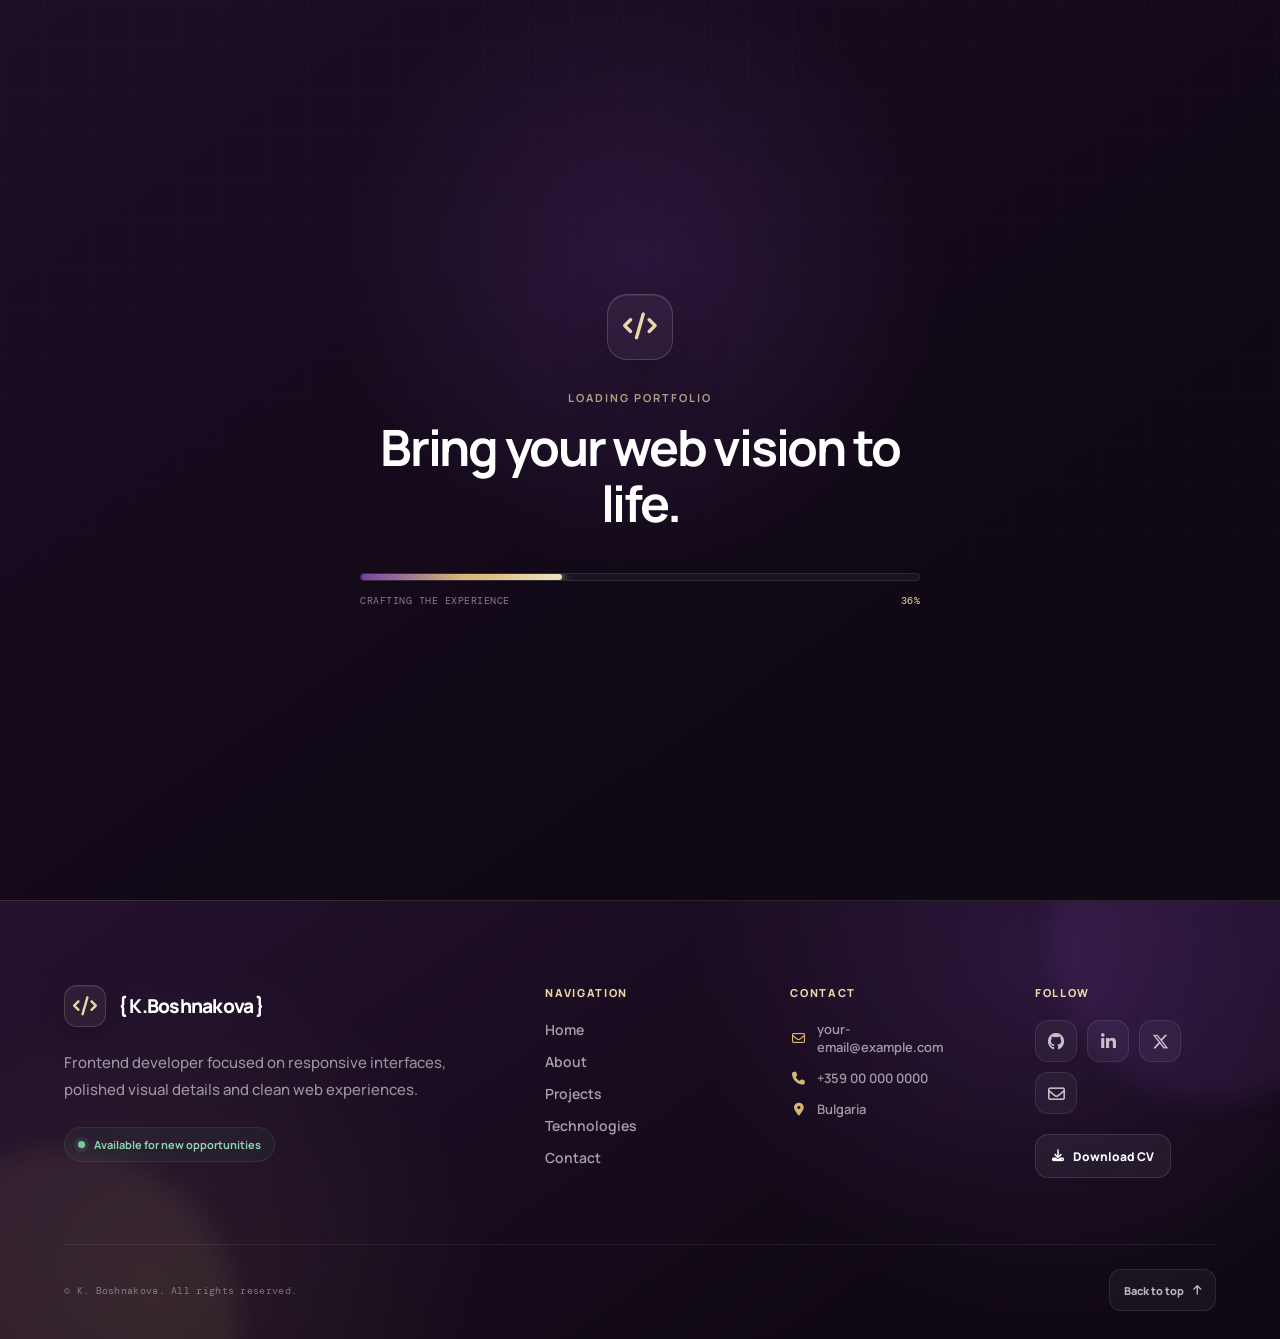
<file: index.html>
<!DOCTYPE html>
<html lang="en">
<head>
    <meta charset="UTF-8">

    <meta
        name="viewport"
        content="width=device-width, initial-scale=1.0"
    >

    <meta
        name="description"
        content="Professional frontend developer portfolio"
    >

    <title>K. Boshnakova | Frontend Developer</title>

    <link
        rel="preconnect"
        href="https://fonts.googleapis.com"
    >

    <link
        rel="preconnect"
        href="https://fonts.gstatic.com"
        crossorigin
    >

    <link
        href="https://fonts.googleapis.com/css2?family=DM+Mono:wght@400;500&family=Manrope:wght@400;500;600;700;800&display=swap"
        rel="stylesheet"
    >

    <link
        rel="stylesheet"
        href="https://cdnjs.cloudflare.com/ajax/libs/font-awesome/6.5.1/css/all.min.css"
    >

    <link
        rel="stylesheet"
        href="style.css"
    >
</head>

<body class="is-loading">

    <!-- PAGE LOADER -->

    <div
        class="page-loader"
        id="page-loader"
        role="status"
        aria-live="polite"
        aria-label="Website loading"
    >
        <div class="loader-content">

            <div
                class="loader-logo"
                aria-hidden="true"
            >
                <i class="fa-solid fa-code"></i>
            </div>

            <p class="loader-label">
                Loading portfolio
            </p>

            <h2 class="loader-title">
                Bring your web vision to life.
            </h2>

            <div
                class="loader-progress"
                aria-hidden="true"
            >
                <span
                    class="loader-progress-bar"
                    id="loader-progress-bar"
                ></span>
            </div>

            <div class="loader-footer">

                <span>
                    Crafting the experience
                </span>

                <span id="loader-percentage">
                    0%
                </span>

            </div>

        </div>
    </div>

    <!-- BACKGROUND DECORATION -->

    <div
        class="page-glow page-glow-one"
        aria-hidden="true"
    ></div>

    <div
        class="page-glow page-glow-two"
        aria-hidden="true"
    ></div>

    <!-- HEADER -->

    <header class="header">

        <a
            class="logo"
            href="index.html"
            aria-label="Go to homepage"
        >
            <span class="logo-icon">

                <i
                    class="fa-solid fa-code"
                    aria-hidden="true"
                ></i>

            </span>

            <span class="logo-name">
                { K.B. }
            </span>

            <span
                class="status-dot"
                aria-hidden="true"
            ></span>
        </a>

        <nav
            class="navbar"
            id="main-navigation"
            aria-label="Main navigation"
        >
            <a
                href="index.html"
                class="active"
                aria-current="page"
            >
                Home
            </a>

            <a href="about.html">
                About
            </a>

            <a href="projects.html">
                Projects
            </a>

            <a href="technologies.html">
                Technologies
            </a>

            <a href="contact.html">
                Contact
            </a>

            <a
                href="cv.pdf"
                class="mobile-cv-btn"
                download
            >
                <i
                    class="fa-solid fa-download"
                    aria-hidden="true"
                ></i>

                Download CV
            </a>
        </nav>

        <a
            href="cv.pdf"
            class="cv-btn"
            download
        >
            <span
                class="button-shine"
                aria-hidden="true"
            ></span>

            <i
                class="fa-solid fa-download"
                aria-hidden="true"
            ></i>

            <span>
                Download CV
            </span>
        </a>

        <button
            class="menu-btn"
            type="button"
            aria-label="Open navigation menu"
            aria-expanded="false"
            aria-controls="main-navigation"
        >
            <i
                class="fa-solid fa-bars"
                aria-hidden="true"
            ></i>
        </button>

    </header>

    <!-- MAIN CONTENT -->

    <main>

        <section class="hero">

            <!-- HERO LEFT -->

            <div class="hero-left">

                <div class="availability-badge">

                    <span
                        class="availability-dot"
                        aria-hidden="true"
                    ></span>

                    Available for new opportunities

                </div>

                <p class="hero-eyebrow">
                    Frontend Developer
                </p>

                <h1 class="hero-title">

                    <span>
                        I build modern interfaces
                    </span>

                    <span class="hero-title-accent">
                        that feel effortless.
                    </span>

                </h1>

                <p class="hero-description">
                    I design and develop responsive, accessible and polished
                    web experiences with a strong focus on usability,
                    performance and visual detail.
                </p>

                <div class="hero-buttons">

                    <a
                        href="projects.html"
                        class="primary-btn"
                    >
                        <span
                            class="button-shine"
                            aria-hidden="true"
                        ></span>

                        <span>
                            View Projects
                        </span>

                        <i
                            class="fa-solid fa-arrow-right"
                            aria-hidden="true"
                        ></i>
                    </a>

                    <a
                        href="contact.html"
                        class="secondary-btn"
                    >
                        <span>
                            Contact Me
                        </span>

                        <i
                            class="fa-regular fa-message"
                            aria-hidden="true"
                        ></i>
                    </a>

                </div>

                <div class="social-section">

                    <span class="social-label">
                        Follow me
                    </span>

                    <span
                        class="social-line"
                        aria-hidden="true"
                    ></span>

                    <div class="social-icons">

                        <a
                            href="#"
                            target="_blank"
                            rel="noopener noreferrer"
                            aria-label="GitHub"
                        >
                            <i
                                class="fa-brands fa-github"
                                aria-hidden="true"
                            ></i>
                        </a>

                        <a
                            href="#"
                            target="_blank"
                            rel="noopener noreferrer"
                            aria-label="LinkedIn"
                        >
                            <i
                                class="fa-brands fa-linkedin-in"
                                aria-hidden="true"
                            ></i>
                        </a>

                        <a
                            href="#"
                            target="_blank"
                            rel="noopener noreferrer"
                            aria-label="X"
                        >
                            <i
                                class="fa-brands fa-x-twitter"
                                aria-hidden="true"
                            ></i>
                        </a>

                        <a
                            href="mailto:example@email.com"
                            aria-label="Email"
                        >
                            <i
                                class="fa-regular fa-envelope"
                                aria-hidden="true"
                            ></i>
                        </a>

                    </div>

                </div>

            </div>

            <!-- HERO RIGHT -->

            <div class="hero-right">

                <div
                    class="hero-bg"
                    aria-hidden="true"
                ></div>

                <div
                    class="hero-ring hero-ring-one"
                    aria-hidden="true"
                ></div>

                <div
                    class="hero-ring hero-ring-two"
                    aria-hidden="true"
                ></div>

                <div class="code-window">

                    <div class="window-header">

                        <div class="window-controls">

                            <span class="dot red"></span>

                            <span class="dot yellow"></span>

                            <span class="dot window-green"></span>

                        </div>

                        <span class="file-name">

                            <i
                                class="fa-brands fa-react"
                                aria-hidden="true"
                            ></i>

                            App.jsx

                        </span>

                        <span class="window-status">
                            Live
                        </span>

                    </div>

                    <pre
                        class="code-area"
                        aria-label="Animated React code example"
                    ><code id="typewriter-code"></code><span
                        class="typing-cursor"
                        aria-hidden="true"
                    ></span></pre>

                    <div
                        class="code-window-glow"
                        aria-hidden="true"
                    ></div>

                </div>

                <div class="floating-card experience">

                    <span class="card-icon card-icon-primary">

                        <i
                            class="fa-solid fa-rocket"
                            aria-hidden="true"
                        ></i>

                    </span>

                    <div>

                        <h3>
                            3+
                        </h3>

                        <p>
                            Years Experience
                        </p>

                    </div>

                </div>

                <div class="floating-card projects-card">

                    <span class="card-icon card-icon-success">

                        <i
                            class="fa-solid fa-check"
                            aria-hidden="true"
                        ></i>

                    </span>

                    <div>

                        <h3>
                            15+
                        </h3>

                        <p>
                            Completed Projects
                        </p>

                    </div>

                </div>

                <div class="tech-stack">

                    <span class="tech-stack-label">
                        Tech Stack
                    </span>

                    <span
                        class="tech-divider"
                        aria-hidden="true"
                    ></span>

                    <i
                        class="fa-brands fa-html5"
                        aria-label="HTML5"
                    ></i>

                    <i
                        class="fa-brands fa-css3-alt"
                        aria-label="CSS3"
                    ></i>

                    <i
                        class="fa-brands fa-js"
                        aria-label="JavaScript"
                    ></i>

                    <i
                        class="fa-brands fa-react"
                        aria-label="React"
                    ></i>

                </div>

            </div>

        </section>

    </main>

    <footer class="site-footer">

        <div class="footer-glow footer-glow-one"></div>
    
        <div class="footer-glow footer-glow-two"></div>
    
        <div class="footer-container">
    
            <div class="footer-main">
    
                <div class="footer-brand">
    
                    <a
                        class="footer-logo"
                        href="index.html"
                        aria-label="Go to homepage"
                    >
                        <span class="footer-logo-icon">
    
                            <i
                                class="fa-solid fa-code"
                                aria-hidden="true"
                            ></i>
    
                        </span>
    
                        <span>
                            { K.Boshnakova }
                        </span>
                    </a>
    
                    <p>
                        Frontend developer focused on responsive interfaces,
                        polished visual details and clean web experiences.
                    </p>
    
                    <div class="footer-status">
    
                        <span class="footer-status-dot"></span>
    
                        Available for new opportunities
    
                    </div>
    
                </div>
    
                <div class="footer-column">
    
                    <h2>
                        Navigation
                    </h2>
    
                    <nav
                        class="footer-navigation"
                        aria-label="Footer navigation"
                    >
                        <a href="index.html">
                            Home
                        </a>
    
                        <a href="about.html">
                            About
                        </a>
    
                        <a href="projects.html">
                            Projects
                        </a>
    
                        <a href="technologies.html">
                            Technologies
                        </a>
    
                        <a href="contact.html">
                            Contact
                        </a>
                    </nav>
    
                </div>
    
                <div class="footer-column">
    
                    <h2>
                        Contact
                    </h2>
    
                    <div class="footer-contact-list">
    
                        <a href="mailto:your-email@example.com">
    
                            <i
                                class="fa-regular fa-envelope"
                                aria-hidden="true"
                            ></i>
    
                            <span>
                                your-email@example.com
                            </span>
    
                        </a>
    
                        <a href="tel:+359000000000">
    
                            <i
                                class="fa-solid fa-phone"
                                aria-hidden="true"
                            ></i>
    
                            <span>
                                +359 00 000 0000
                            </span>
    
                        </a>
    
                        <span>
    
                            <i
                                class="fa-solid fa-location-dot"
                                aria-hidden="true"
                            ></i>
    
                            Bulgaria
    
                        </span>
    
                    </div>
    
                </div>
    
                <div class="footer-column">
    
                    <h2>
                        Follow
                    </h2>
    
                    <div class="footer-socials">
    
                        <a
                            href="#"
                            target="_blank"
                            rel="noopener noreferrer"
                            aria-label="GitHub"
                        >
                            <i
                                class="fa-brands fa-github"
                                aria-hidden="true"
                            ></i>
                        </a>
    
                        <a
                            href="#"
                            target="_blank"
                            rel="noopener noreferrer"
                            aria-label="LinkedIn"
                        >
                            <i
                                class="fa-brands fa-linkedin-in"
                                aria-hidden="true"
                            ></i>
                        </a>
    
                        <a
                            href="#"
                            target="_blank"
                            rel="noopener noreferrer"
                            aria-label="X"
                        >
                            <i
                                class="fa-brands fa-x-twitter"
                                aria-hidden="true"
                            ></i>
                        </a>
    
                        <a
                            href="mailto:your-email@example.com"
                            aria-label="Email"
                        >
                            <i
                                class="fa-regular fa-envelope"
                                aria-hidden="true"
                            ></i>
                        </a>
    
                    </div>
    
                    <a
                        class="footer-cv-button"
                        href="cv.pdf"
                        download
                    >
                        <i
                            class="fa-solid fa-download"
                            aria-hidden="true"
                        ></i>
    
                        Download CV
                    </a>
    
                </div>
    
            </div>
    
            <div class="footer-bottom">
    
                <p>
                    © <span id="current-year"></span> K. Boshnakova.
                    All rights reserved.
                </p>
    
                <button
                    class="footer-scroll-top"
                    id="scroll-to-top"
                    type="button"
                    aria-label="Scroll to top"
                >
                    <span>
                        Back to top
                    </span>
    
                    <i
                        class="fa-solid fa-arrow-up"
                        aria-hidden="true"
                    ></i>
                </button>
    
            </div>
    
        </div>
    
    </footer>

    <script src="script.js"></script>

</body>
</html>
</file>
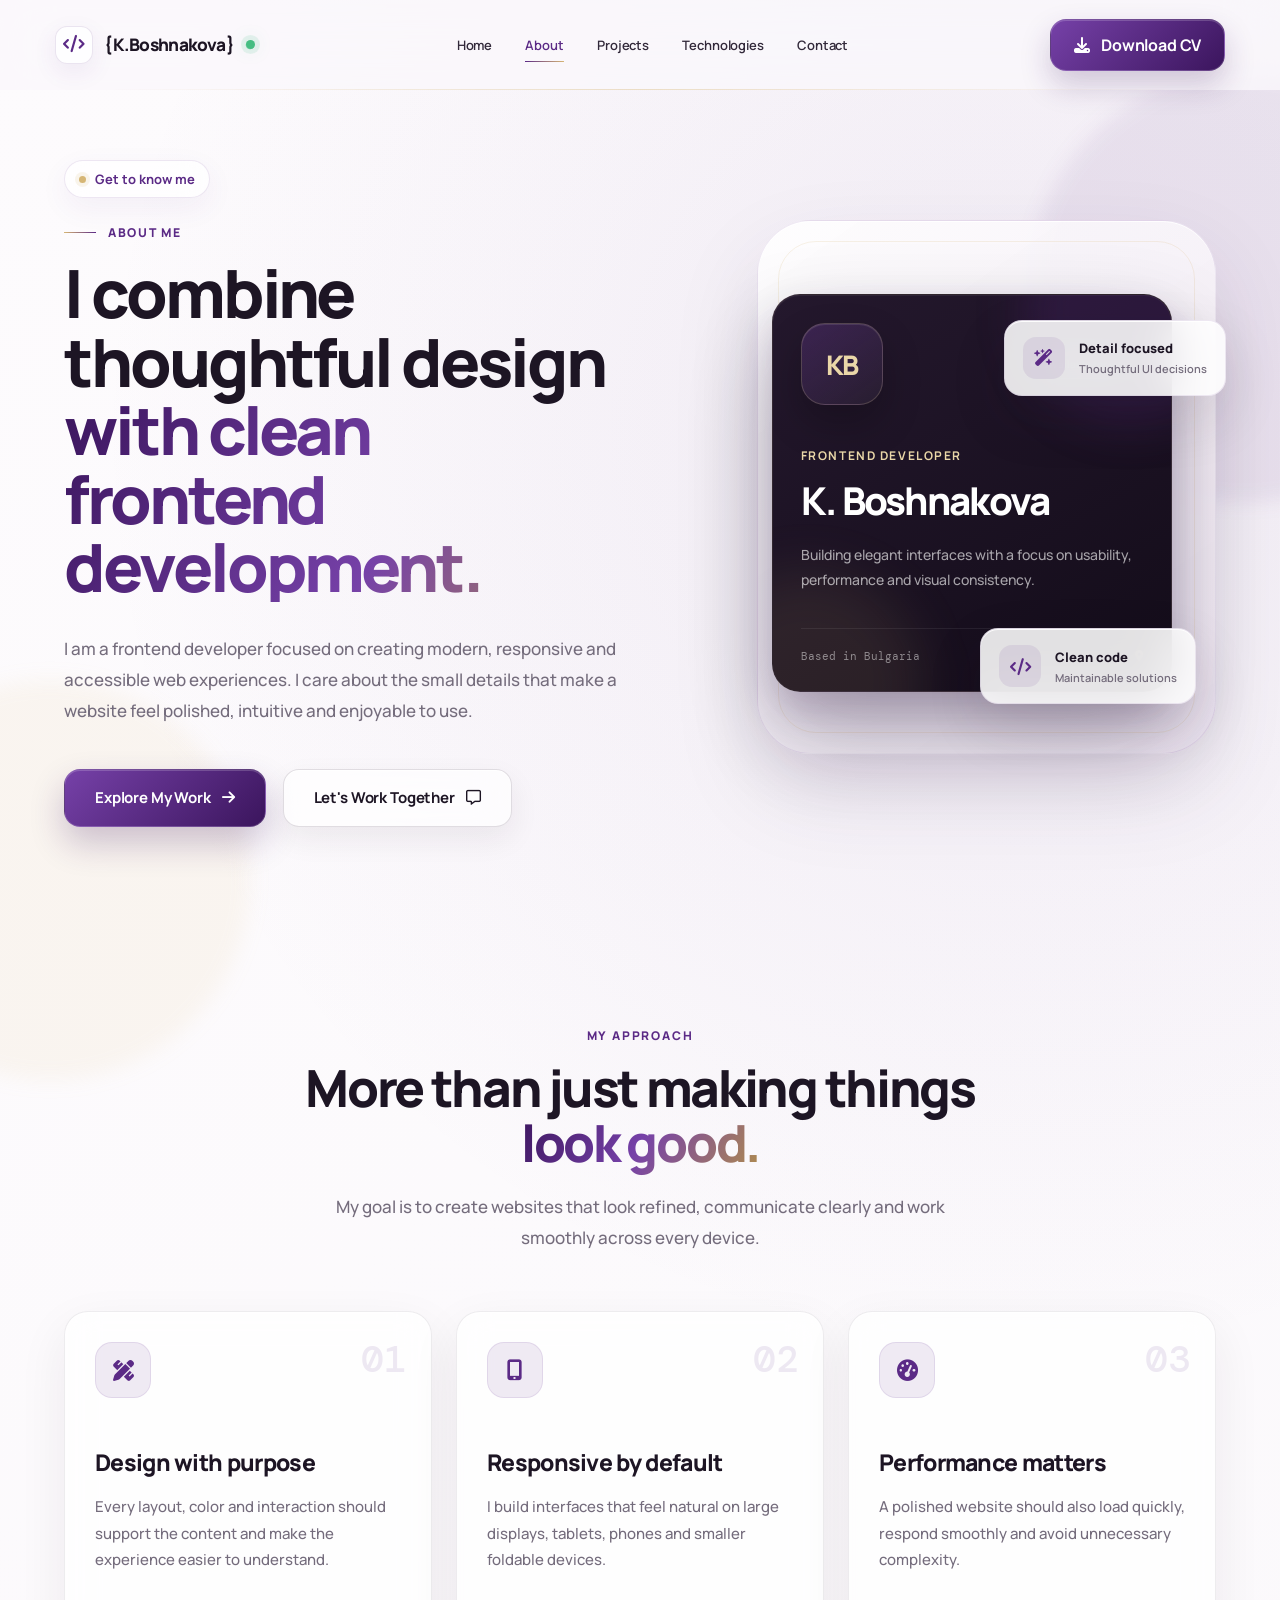
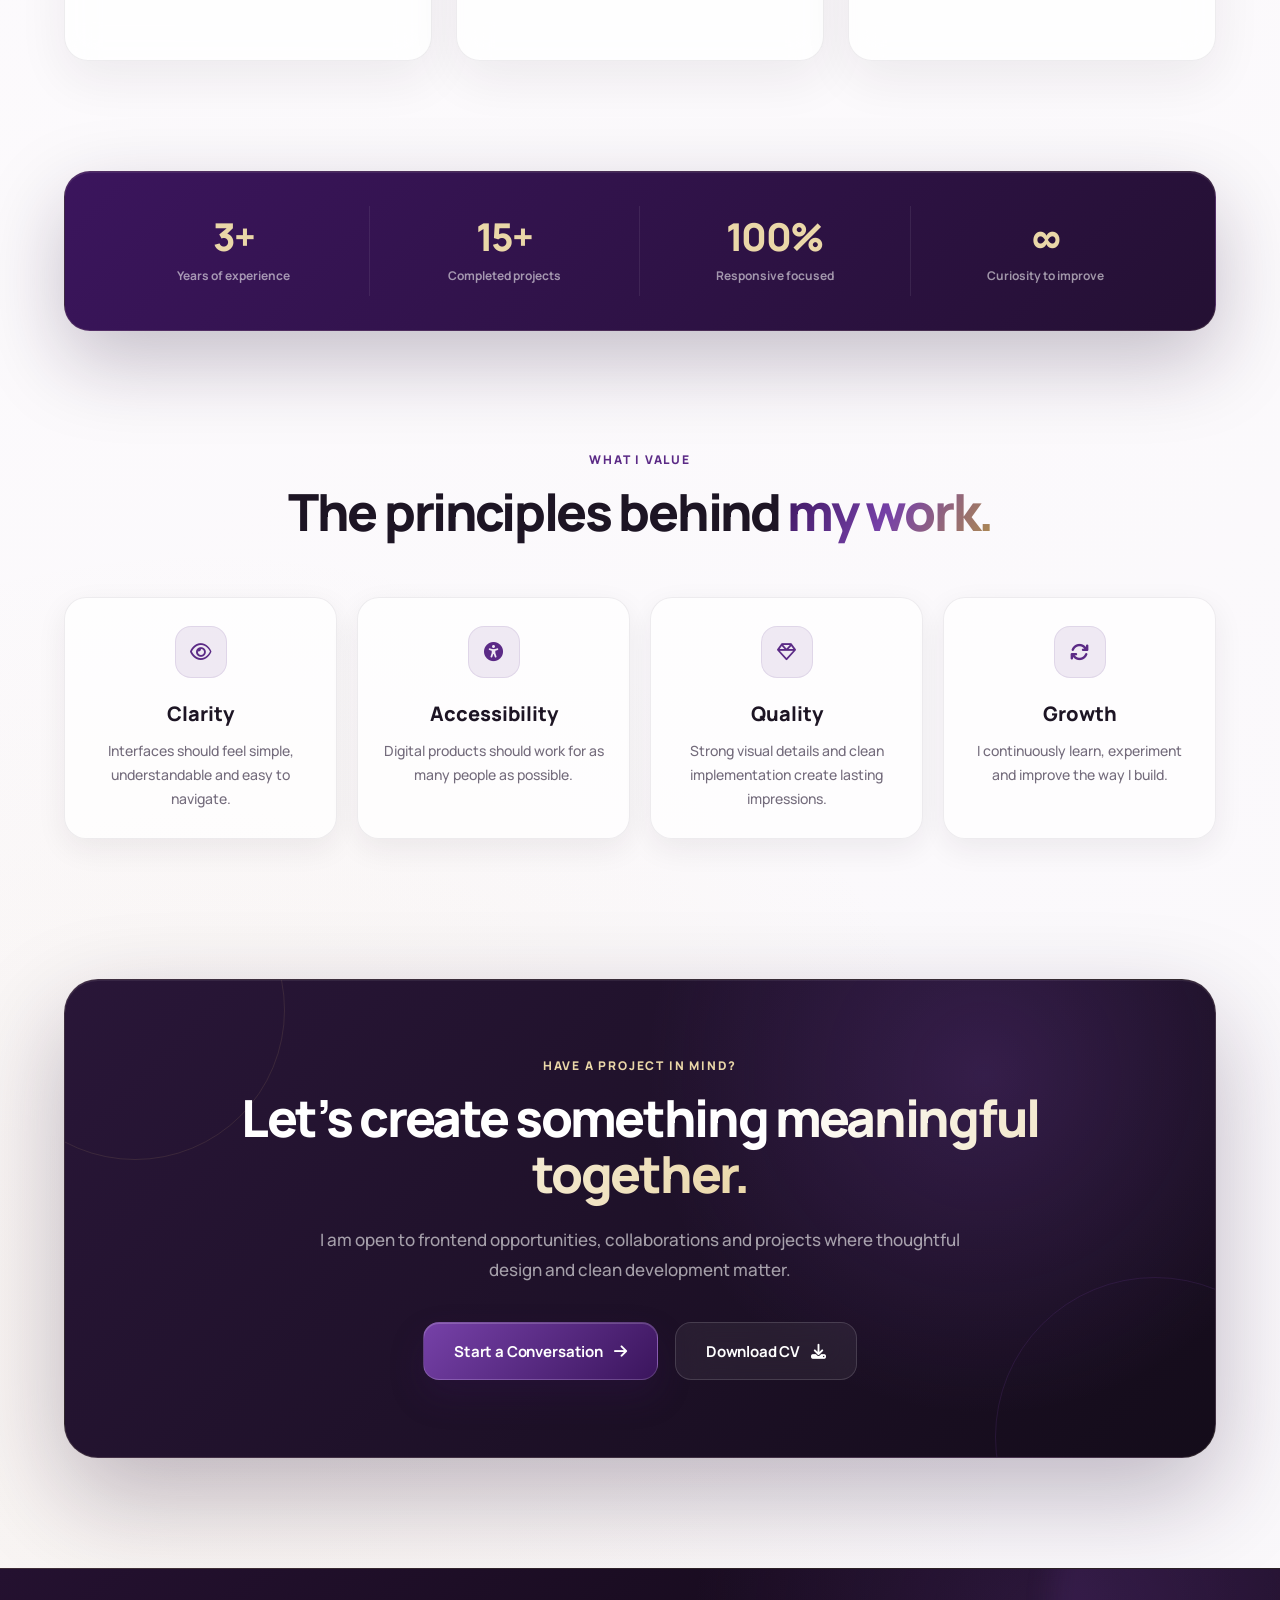
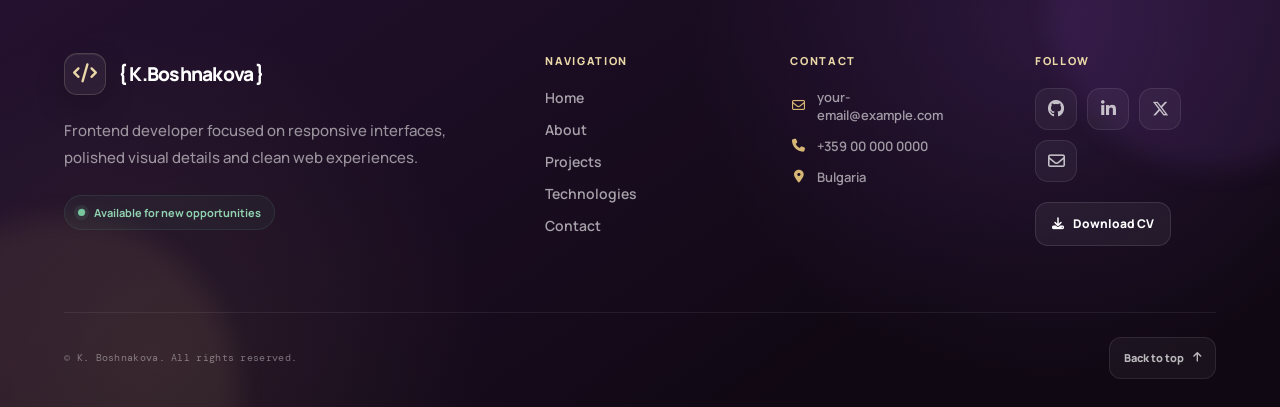
<file: about.html>
<!DOCTYPE html>
<html lang="en">
<head>
    <meta charset="UTF-8">

    <meta
        name="viewport"
        content="width=device-width, initial-scale=1.0"
    >

    <meta
        name="description"
        content="Learn more about K. Boshnakova, a frontend developer focused on responsive and polished web experiences."
    >

    <title>About | K. Boshnakova</title>

    <link
        rel="preconnect"
        href="https://fonts.googleapis.com"
    >

    <link
        rel="preconnect"
        href="https://fonts.gstatic.com"
        crossorigin
    >

    <link
        href="https://fonts.googleapis.com/css2?family=DM+Mono:wght@400;500&family=Manrope:wght@400;500;600;700;800&display=swap"
        rel="stylesheet"
    >

    <link
        rel="stylesheet"
        href="https://cdnjs.cloudflare.com/ajax/libs/font-awesome/6.5.1/css/all.min.css"
    >

    <link
        rel="stylesheet"
        href="style.css"
    >
</head>

<body>

    <div
        class="page-glow page-glow-one"
        aria-hidden="true"
    ></div>

    <div
        class="page-glow page-glow-two"
        aria-hidden="true"
    ></div>

    <header class="header">

        <a
            class="logo"
            href="index.html"
            aria-label="Go to homepage"
        >
            <span class="logo-icon">
                <i
                    class="fa-solid fa-code"
                    aria-hidden="true"
                ></i>
            </span>

            <span class="logo-name">
                { K.Boshnakova }
            </span>

            <span
                class="status-dot"
                aria-hidden="true"
            ></span>
        </a>

        <nav
            class="navbar"
            id="main-navigation"
            aria-label="Main navigation"
        >
            <a href="index.html">
                Home
            </a>

            <a
                href="about.html"
                class="active"
                aria-current="page"
            >
                About
            </a>

            <a href="projects.html">
                Projects
            </a>

            <a href="technologies.html">
                Technologies
            </a>

            <a href="contact.html">
                Contact
            </a>

            <a
                href="cv.pdf"
                class="mobile-cv-btn"
                download
            >
                <i
                    class="fa-solid fa-download"
                    aria-hidden="true"
                ></i>

                Download CV
            </a>
        </nav>

        <a
            href="cv.pdf"
            class="cv-btn"
            download
        >
            <span
                class="button-shine"
                aria-hidden="true"
            ></span>

            <i
                class="fa-solid fa-download"
                aria-hidden="true"
            ></i>

            <span>
                Download CV
            </span>
        </a>

        <button
            class="menu-btn"
            type="button"
            aria-label="Open navigation menu"
            aria-expanded="false"
            aria-controls="main-navigation"
        >
            <i
                class="fa-solid fa-bars"
                aria-hidden="true"
            ></i>
        </button>

    </header>

    <main>

        <section class="about-hero">

            <div class="about-hero-content">

                <div class="page-badge">

                    <span
                        class="page-badge-dot"
                        aria-hidden="true"
                    ></span>

                    Get to know me

                </div>

                <p class="page-eyebrow">
                    About Me
                </p>

                <h1 class="about-title">
                    I combine thoughtful design

                    <span>
                        with clean frontend development.
                    </span>
                </h1>

                <p class="about-intro">
                    I am a frontend developer focused on creating modern,
                    responsive and accessible web experiences. I care about
                    the small details that make a website feel polished,
                    intuitive and enjoyable to use.
                </p>

                <div class="about-actions">

                    <a
                        href="projects.html"
                        class="primary-btn"
                    >
                        <span
                            class="button-shine"
                            aria-hidden="true"
                        ></span>

                        <span>
                            Explore My Work
                        </span>

                        <i
                            class="fa-solid fa-arrow-right"
                            aria-hidden="true"
                        ></i>
                    </a>

                    <a
                        href="contact.html"
                        class="secondary-btn"
                    >
                        <span>
                            Let's Work Together
                        </span>

                        <i
                            class="fa-regular fa-message"
                            aria-hidden="true"
                        ></i>
                    </a>

                </div>

            </div>

            <div class="about-visual">

                <div
                    class="about-visual-bg"
                    aria-hidden="true"
                ></div>

                <div class="profile-card">

                    <div class="profile-card-top">

                        <div class="profile-avatar">
                            <span>
                                KB
                            </span>
                        </div>

                        <div class="profile-status">

                            <span
                                class="profile-status-dot"
                                aria-hidden="true"
                            ></span>

                            Available for work

                        </div>

                    </div>

                    <div class="profile-card-content">

                        <p class="profile-role">
                            Frontend Developer
                        </p>

                        <h2>
                            K. Boshnakova
                        </h2>

                        <p>
                            Building elegant interfaces with a focus on
                            usability, performance and visual consistency.
                        </p>

                    </div>

                    <div class="profile-card-footer">

                        <span>
                            Based in Bulgaria
                        </span>

                        <i
                            class="fa-solid fa-location-dot"
                            aria-hidden="true"
                        ></i>

                    </div>

                </div>

                <div class="about-floating-card about-detail-card">

                    <span class="about-card-icon">
                        <i
                            class="fa-solid fa-wand-magic-sparkles"
                            aria-hidden="true"
                        ></i>
                    </span>

                    <div>
                        <strong>
                            Detail focused
                        </strong>

                        <span>
                            Thoughtful UI decisions
                        </span>
                    </div>

                </div>

                <div class="about-floating-card about-code-card">

                    <span class="about-card-icon">
                        <i
                            class="fa-solid fa-code"
                            aria-hidden="true"
                        ></i>
                    </span>

                    <div>
                        <strong>
                            Clean code
                        </strong>

                        <span>
                            Maintainable solutions
                        </span>
                    </div>

                </div>

            </div>

        </section>

        <section class="about-section">

            <div class="section-heading">

                <p class="section-eyebrow">
                    My approach
                </p>

                <h2>
                    More than just making things

                    <span>
                        look good.
                    </span>
                </h2>

                <p>
                    My goal is to create websites that look refined,
                    communicate clearly and work smoothly across every
                    device.
                </p>

            </div>

            <div class="about-story-grid">

                <article class="about-story-card">

                    <span class="story-number">
                        01
                    </span>

                    <div class="story-icon">
                        <i
                            class="fa-solid fa-pen-ruler"
                            aria-hidden="true"
                        ></i>
                    </div>

                    <h3>
                        Design with purpose
                    </h3>

                    <p>
                        Every layout, color and interaction should support
                        the content and make the experience easier to
                        understand.
                    </p>

                </article>

                <article class="about-story-card">

                    <span class="story-number">
                        02
                    </span>

                    <div class="story-icon">
                        <i
                            class="fa-solid fa-mobile-screen-button"
                            aria-hidden="true"
                        ></i>
                    </div>

                    <h3>
                        Responsive by default
                    </h3>

                    <p>
                        I build interfaces that feel natural on large
                        displays, tablets, phones and smaller foldable
                        devices.
                    </p>

                </article>

                <article class="about-story-card">

                    <span class="story-number">
                        03
                    </span>

                    <div class="story-icon">
                        <i
                            class="fa-solid fa-gauge-high"
                            aria-hidden="true"
                        ></i>
                    </div>

                    <h3>
                        Performance matters
                    </h3>

                    <p>
                        A polished website should also load quickly,
                        respond smoothly and avoid unnecessary complexity.
                    </p>

                </article>

            </div>

        </section>

        <section class="about-stats">

            <article class="about-stat">
                <strong>
                    3+
                </strong>

                <span>
                    Years of experience
                </span>
            </article>

            <article class="about-stat">
                <strong>
                    15+
                </strong>

                <span>
                    Completed projects
                </span>
            </article>

            <article class="about-stat">
                <strong>
                    100%
                </strong>

                <span>
                    Responsive focused
                </span>
            </article>

            <article class="about-stat">
                <strong>
                    ∞
                </strong>

                <span>
                    Curiosity to improve
                </span>
            </article>

        </section>

        <section class="about-section values-section">

            <div class="section-heading">

                <p class="section-eyebrow">
                    What I value
                </p>

                <h2>
                    The principles behind

                    <span>
                        my work.
                    </span>
                </h2>

            </div>

            <div class="values-grid">

                <article class="value-card">

                    <div class="value-icon">
                        <i
                            class="fa-regular fa-eye"
                            aria-hidden="true"
                        ></i>
                    </div>

                    <h3>
                        Clarity
                    </h3>

                    <p>
                        Interfaces should feel simple, understandable and
                        easy to navigate.
                    </p>

                </article>

                <article class="value-card">

                    <div class="value-icon">
                        <i
                            class="fa-solid fa-universal-access"
                            aria-hidden="true"
                        ></i>
                    </div>

                    <h3>
                        Accessibility
                    </h3>

                    <p>
                        Digital products should work for as many people as
                        possible.
                    </p>

                </article>

                <article class="value-card">

                    <div class="value-icon">
                        <i
                            class="fa-regular fa-gem"
                            aria-hidden="true"
                        ></i>
                    </div>

                    <h3>
                        Quality
                    </h3>

                    <p>
                        Strong visual details and clean implementation
                        create lasting impressions.
                    </p>

                </article>

                <article class="value-card">

                    <div class="value-icon">
                        <i
                            class="fa-solid fa-arrows-rotate"
                            aria-hidden="true"
                        ></i>
                    </div>

                    <h3>
                        Growth
                    </h3>

                    <p>
                        I continuously learn, experiment and improve the
                        way I build.
                    </p>

                </article>

            </div>

        </section>

        <section class="about-cta">

            <div class="about-cta-content">

                <p class="section-eyebrow">
                    Have a project in mind?
                </p>

                <h2>
                    Let’s create something

                    <span>
                        meaningful together.
                    </span>
                </h2>

                <p>
                    I am open to frontend opportunities, collaborations
                    and projects where thoughtful design and clean
                    development matter.
                </p>

                <div class="about-cta-actions">

                    <a
                        href="contact.html"
                        class="primary-btn"
                    >
                        <span
                            class="button-shine"
                            aria-hidden="true"
                        ></span>

                        <span>
                            Start a Conversation
                        </span>

                        <i
                            class="fa-solid fa-arrow-right"
                            aria-hidden="true"
                        ></i>
                    </a>

                    <a
                        href="cv.pdf"
                        class="secondary-btn"
                        download
                    >
                        <span>
                            Download CV
                        </span>

                        <i
                            class="fa-solid fa-download"
                            aria-hidden="true"
                        ></i>
                    </a>

                </div>

            </div>

        </section>

    </main>

    <footer class="site-footer">

        <div class="footer-glow footer-glow-one"></div>
    
        <div class="footer-glow footer-glow-two"></div>
    
        <div class="footer-container">
    
            <div class="footer-main">
    
                <div class="footer-brand">
    
                    <a
                        class="footer-logo"
                        href="index.html"
                        aria-label="Go to homepage"
                    >
                        <span class="footer-logo-icon">
    
                            <i
                                class="fa-solid fa-code"
                                aria-hidden="true"
                            ></i>
    
                        </span>
    
                        <span>
                            { K.Boshnakova }
                        </span>
                    </a>
    
                    <p>
                        Frontend developer focused on responsive interfaces,
                        polished visual details and clean web experiences.
                    </p>
    
                    <div class="footer-status">
    
                        <span class="footer-status-dot"></span>
    
                        Available for new opportunities
    
                    </div>
    
                </div>
    
                <div class="footer-column">
    
                    <h2>
                        Navigation
                    </h2>
    
                    <nav
                        class="footer-navigation"
                        aria-label="Footer navigation"
                    >
                        <a href="index.html">
                            Home
                        </a>
    
                        <a href="about.html">
                            About
                        </a>
    
                        <a href="projects.html">
                            Projects
                        </a>
    
                        <a href="technologies.html">
                            Technologies
                        </a>
    
                        <a href="contact.html">
                            Contact
                        </a>
                    </nav>
    
                </div>
    
                <div class="footer-column">
    
                    <h2>
                        Contact
                    </h2>
    
                    <div class="footer-contact-list">
    
                        <a href="mailto:your-email@example.com">
    
                            <i
                                class="fa-regular fa-envelope"
                                aria-hidden="true"
                            ></i>
    
                            <span>
                                your-email@example.com
                            </span>
    
                        </a>
    
                        <a href="tel:+359000000000">
    
                            <i
                                class="fa-solid fa-phone"
                                aria-hidden="true"
                            ></i>
    
                            <span>
                                +359 00 000 0000
                            </span>
    
                        </a>
    
                        <span>
    
                            <i
                                class="fa-solid fa-location-dot"
                                aria-hidden="true"
                            ></i>
    
                            Bulgaria
    
                        </span>
    
                    </div>
    
                </div>
    
                <div class="footer-column">
    
                    <h2>
                        Follow
                    </h2>
    
                    <div class="footer-socials">
    
                        <a
                            href="#"
                            target="_blank"
                            rel="noopener noreferrer"
                            aria-label="GitHub"
                        >
                            <i
                                class="fa-brands fa-github"
                                aria-hidden="true"
                            ></i>
                        </a>
    
                        <a
                            href="#"
                            target="_blank"
                            rel="noopener noreferrer"
                            aria-label="LinkedIn"
                        >
                            <i
                                class="fa-brands fa-linkedin-in"
                                aria-hidden="true"
                            ></i>
                        </a>
    
                        <a
                            href="#"
                            target="_blank"
                            rel="noopener noreferrer"
                            aria-label="X"
                        >
                            <i
                                class="fa-brands fa-x-twitter"
                                aria-hidden="true"
                            ></i>
                        </a>
    
                        <a
                            href="mailto:your-email@example.com"
                            aria-label="Email"
                        >
                            <i
                                class="fa-regular fa-envelope"
                                aria-hidden="true"
                            ></i>
                        </a>
    
                    </div>
    
                    <a
                        class="footer-cv-button"
                        href="cv.pdf"
                        download
                    >
                        <i
                            class="fa-solid fa-download"
                            aria-hidden="true"
                        ></i>
    
                        Download CV
                    </a>
    
                </div>
    
            </div>
    
            <div class="footer-bottom">
    
                <p>
                    © <span id="current-year"></span> K. Boshnakova.
                    All rights reserved.
                </p>
    
                <button
                    class="footer-scroll-top"
                    id="scroll-to-top"
                    type="button"
                    aria-label="Scroll to top"
                >
                    <span>
                        Back to top
                    </span>
    
                    <i
                        class="fa-solid fa-arrow-up"
                        aria-hidden="true"
                    ></i>
                </button>
    
            </div>
    
        </div>
    
    </footer>

    <script src="script.js"></script>

</body>
</html>
</file>
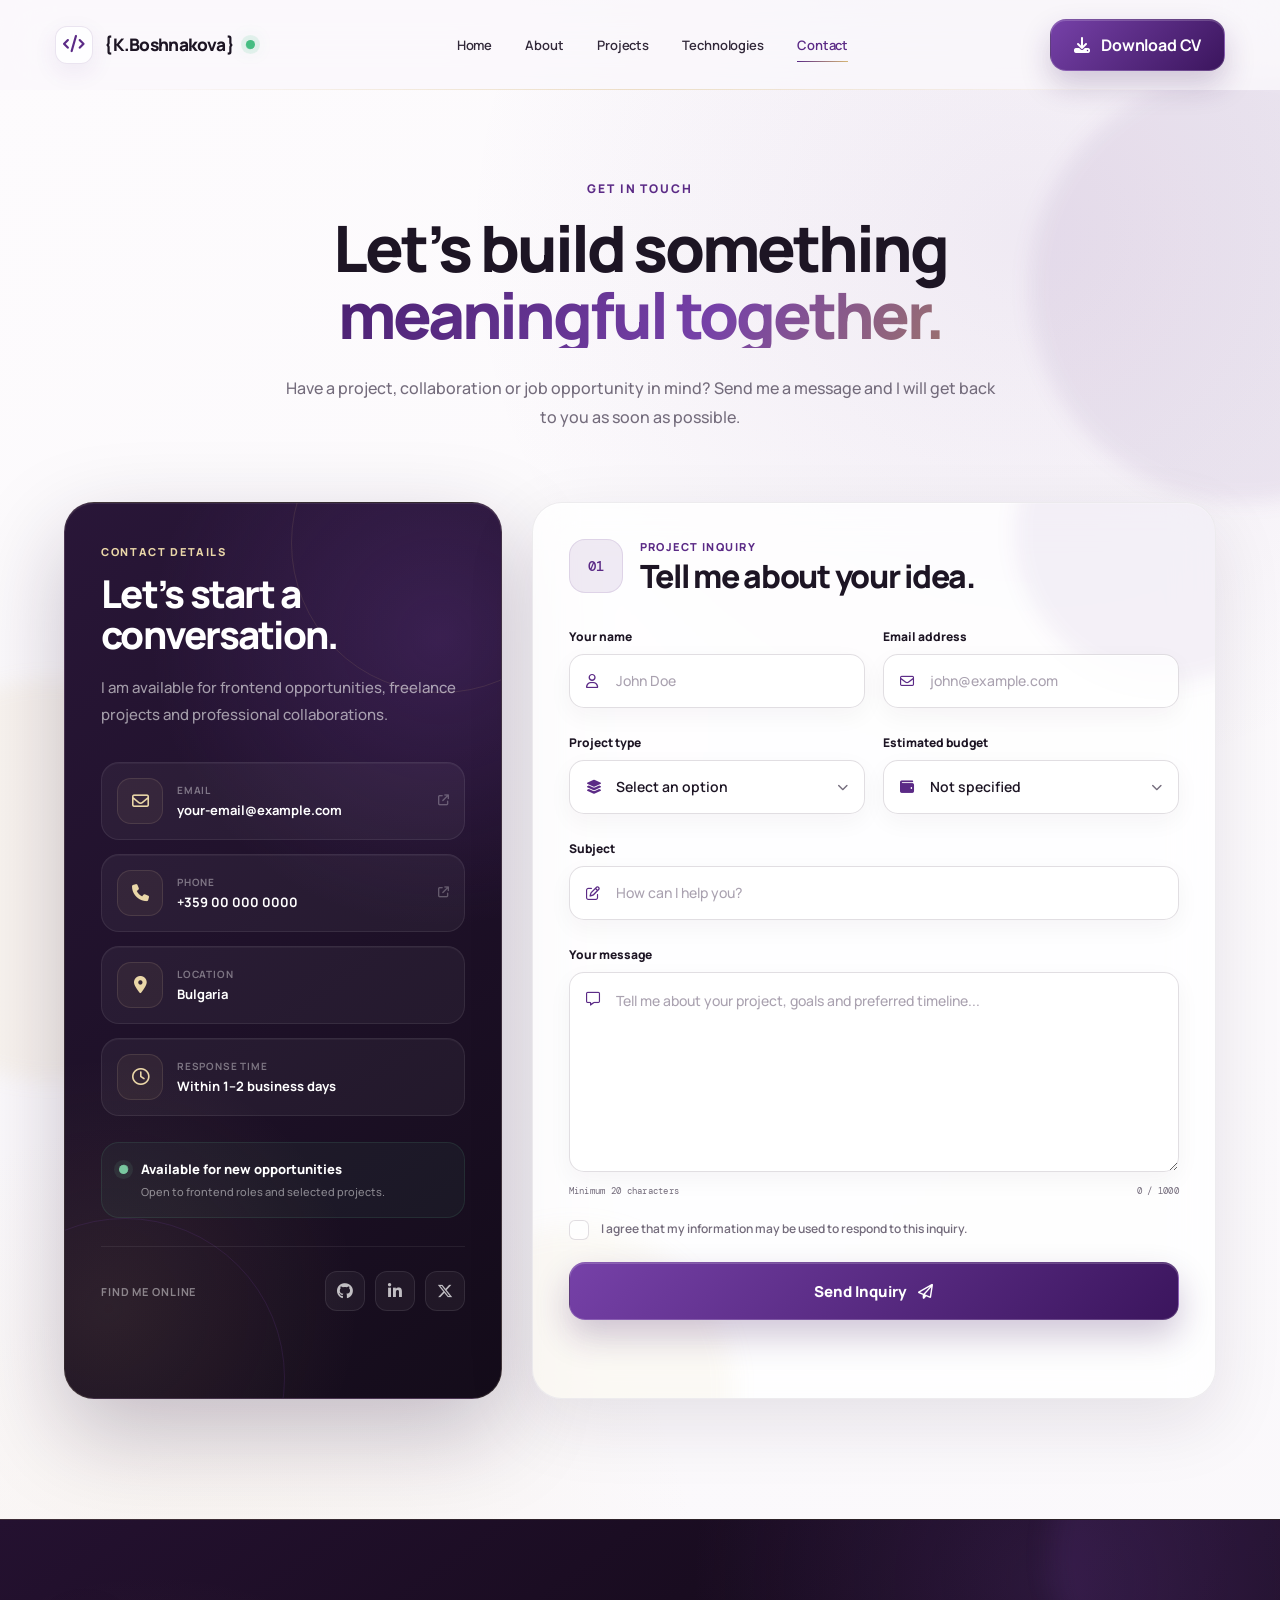
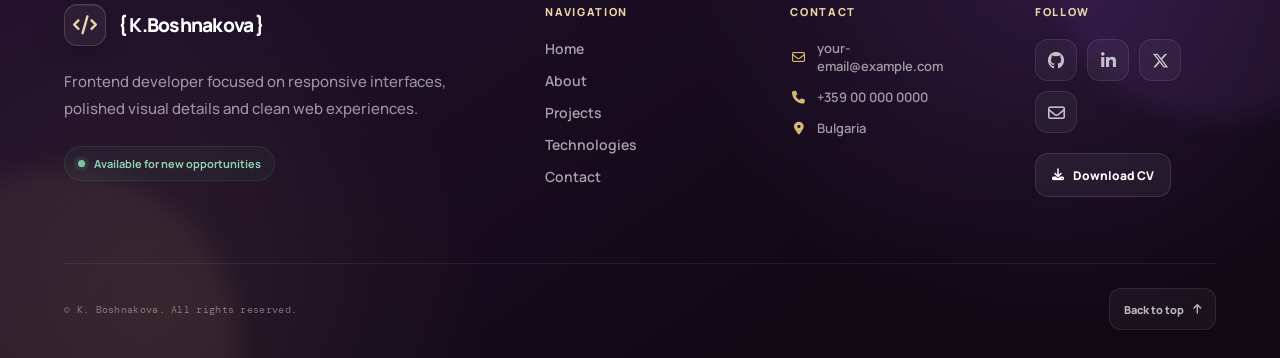
<file: contact.html>
<!DOCTYPE html>
<html lang="en">
<head>
    <meta charset="UTF-8">

    <meta
        name="viewport"
        content="width=device-width, initial-scale=1.0"
    >

    <meta
        name="description"
        content="Contact K. Boshnakova for frontend development opportunities, collaborations and web projects."
    >

    <title>Contact | K. Boshnakova</title>

    <link
        rel="preconnect"
        href="https://fonts.googleapis.com"
    >

    <link
        rel="preconnect"
        href="https://fonts.gstatic.com"
        crossorigin
    >

    <link
        href="https://fonts.googleapis.com/css2?family=DM+Mono:wght@400;500&family=Manrope:wght@400;500;600;700;800&display=swap"
        rel="stylesheet"
    >

    <link
        rel="stylesheet"
        href="https://cdnjs.cloudflare.com/ajax/libs/font-awesome/6.5.1/css/all.min.css"
    >

    <link
        rel="stylesheet"
        href="style.css"
    >
</head>

<body>

    <div
        class="page-glow page-glow-one"
        aria-hidden="true"
    ></div>

    <div
        class="page-glow page-glow-two"
        aria-hidden="true"
    ></div>

    <header class="header">

        <a
            class="logo"
            href="index.html"
            aria-label="Go to homepage"
        >
            <span class="logo-icon">

                <i
                    class="fa-solid fa-code"
                    aria-hidden="true"
                ></i>

            </span>

            <span class="logo-name">
                { K.Boshnakova }
            </span>

            <span
                class="status-dot"
                aria-hidden="true"
            ></span>
        </a>

        <nav
            class="navbar"
            id="main-navigation"
            aria-label="Main navigation"
        >
            <a href="index.html">
                Home
            </a>

            <a href="about.html">
                About
            </a>

            <a href="projects.html">
                Projects
            </a>

            <a href="technologies.html">
                Technologies
            </a>

            <a
                href="contact.html"
                class="active"
                aria-current="page"
            >
                Contact
            </a>

            <a
                href="cv.pdf"
                class="mobile-cv-btn"
                download
            >
                <i
                    class="fa-solid fa-download"
                    aria-hidden="true"
                ></i>

                Download CV
            </a>
        </nav>

        <a
            href="cv.pdf"
            class="cv-btn"
            download
        >
            <span
                class="button-shine"
                aria-hidden="true"
            ></span>

            <i
                class="fa-solid fa-download"
                aria-hidden="true"
            ></i>

            <span>
                Download CV
            </span>
        </a>

        <button
            class="menu-btn"
            type="button"
            aria-label="Open navigation menu"
            aria-expanded="false"
            aria-controls="main-navigation"
        >
            <i
                class="fa-solid fa-bars"
                aria-hidden="true"
            ></i>
        </button>

    </header>

    <main>

        <section class="contact-page">

            <div class="contact-heading">

                <p class="contact-eyebrow">
                    Get in touch
                </p>

                <h1 class="contact-title">
                    Let’s build something

                    <span>
                        meaningful together.
                    </span>
                </h1>

                <p class="contact-description">
                    Have a project, collaboration or job opportunity in mind?
                    Send me a message and I will get back to you as soon as
                    possible.
                </p>

            </div>

            <div class="contact-layout">

                <!-- CONTACT INFORMATION -->

                <aside class="contact-information">

                    <div class="contact-info-header">

                        <span class="contact-info-label">
                            Contact details
                        </span>

                        <h2>
                            Let’s start a conversation.
                        </h2>

                        <p>
                            I am available for frontend opportunities,
                            freelance projects and professional
                            collaborations.
                        </p>

                    </div>

                    <div class="contact-details">

                        <a
                            class="contact-detail"
                            href="mailto:your-email@example.com"
                        >
                            <span class="contact-detail-icon">

                                <i
                                    class="fa-regular fa-envelope"
                                    aria-hidden="true"
                                ></i>

                            </span>

                            <span class="contact-detail-content">

                                <small>
                                    Email
                                </small>

                                <strong>
                                    your-email@example.com
                                </strong>

                            </span>

                            <i
                                class="fa-solid fa-arrow-up-right-from-square contact-detail-arrow"
                                aria-hidden="true"
                            ></i>

                        </a>

                        <a
                            class="contact-detail"
                            href="tel:+359000000000"
                        >
                            <span class="contact-detail-icon">

                                <i
                                    class="fa-solid fa-phone"
                                    aria-hidden="true"
                                ></i>

                            </span>

                            <span class="contact-detail-content">

                                <small>
                                    Phone
                                </small>

                                <strong>
                                    +359 00 000 0000
                                </strong>

                            </span>

                            <i
                                class="fa-solid fa-arrow-up-right-from-square contact-detail-arrow"
                                aria-hidden="true"
                            ></i>

                        </a>

                        <div class="contact-detail">

                            <span class="contact-detail-icon">

                                <i
                                    class="fa-solid fa-location-dot"
                                    aria-hidden="true"
                                ></i>

                            </span>

                            <span class="contact-detail-content">

                                <small>
                                    Location
                                </small>

                                <strong>
                                    Bulgaria
                                </strong>

                            </span>

                        </div>

                        <div class="contact-detail">

                            <span class="contact-detail-icon">

                                <i
                                    class="fa-regular fa-clock"
                                    aria-hidden="true"
                                ></i>

                            </span>

                            <span class="contact-detail-content">

                                <small>
                                    Response time
                                </small>

                                <strong>
                                    Within 1–2 business days
                                </strong>

                            </span>

                        </div>

                    </div>

                    <div class="contact-availability">

                        <span class="contact-availability-dot"></span>

                        <div>

                            <strong>
                                Available for new opportunities
                            </strong>

                            <p>
                                Open to frontend roles and selected projects.
                            </p>

                        </div>

                    </div>

                    <div class="contact-socials">

                        <span>
                            Find me online
                        </span>

                        <div class="contact-social-links">

                            <a
                                href="#"
                                target="_blank"
                                rel="noopener noreferrer"
                                aria-label="GitHub"
                            >
                                <i
                                    class="fa-brands fa-github"
                                    aria-hidden="true"
                                ></i>
                            </a>

                            <a
                                href="#"
                                target="_blank"
                                rel="noopener noreferrer"
                                aria-label="LinkedIn"
                            >
                                <i
                                    class="fa-brands fa-linkedin-in"
                                    aria-hidden="true"
                                ></i>
                            </a>

                            <a
                                href="#"
                                target="_blank"
                                rel="noopener noreferrer"
                                aria-label="X"
                            >
                                <i
                                    class="fa-brands fa-x-twitter"
                                    aria-hidden="true"
                                ></i>
                            </a>

                        </div>

                    </div>

                </aside>

                <!-- CONTACT FORM -->

                <div class="contact-form-wrapper">

                    <div class="contact-form-header">

                        <span class="contact-form-number">
                            01
                        </span>

                        <div>

                            <p>
                                Project inquiry
                            </p>

                            <h2>
                                Tell me about your idea.
                            </h2>

                        </div>

                    </div>

                    <form
                        class="contact-form"
                        id="contact-form"
                        action="#"
                        method="post"
                    >

                        <div class="form-row">

                            <div class="form-field">

                                <label for="name">
                                    Your name
                                </label>

                                <div class="form-control">

                                    <i
                                        class="fa-regular fa-user"
                                        aria-hidden="true"
                                    ></i>

                                    <input
                                        type="text"
                                        id="name"
                                        name="name"
                                        placeholder="John Doe"
                                        autocomplete="name"
                                        required
                                    >

                                </div>

                            </div>

                            <div class="form-field">

                                <label for="email">
                                    Email address
                                </label>

                                <div class="form-control">

                                    <i
                                        class="fa-regular fa-envelope"
                                        aria-hidden="true"
                                    ></i>

                                    <input
                                        type="email"
                                        id="email"
                                        name="email"
                                        placeholder="john@example.com"
                                        autocomplete="email"
                                        required
                                    >

                                </div>

                            </div>

                        </div>

                        <div class="form-row">

                            <div class="form-field">

                                <label for="project-type">
                                    Project type
                                </label>

                                <div class="form-control form-select-control">

                                    <i
                                        class="fa-solid fa-layer-group"
                                        aria-hidden="true"
                                    ></i>

                                    <select
                                        id="project-type"
                                        name="project-type"
                                        required
                                    >
                                        <option
                                            value=""
                                            selected
                                            disabled
                                        >
                                            Select an option
                                        </option>

                                        <option value="portfolio">
                                            Portfolio website
                                        </option>

                                        <option value="business">
                                            Business website
                                        </option>

                                        <option value="landing-page">
                                            Landing page
                                        </option>

                                        <option value="redesign">
                                            Website redesign
                                        </option>

                                        <option value="frontend-role">
                                            Frontend job opportunity
                                        </option>

                                        <option value="other">
                                            Other
                                        </option>
                                    </select>

                                </div>

                            </div>

                            <div class="form-field">

                                <label for="budget">
                                    Estimated budget
                                </label>

                                <div class="form-control form-select-control">

                                    <i
                                        class="fa-solid fa-wallet"
                                        aria-hidden="true"
                                    ></i>

                                    <select
                                        id="budget"
                                        name="budget"
                                    >
                                        <option
                                            value=""
                                            selected
                                        >
                                            Not specified
                                        </option>

                                        <option value="under-500">
                                            Under €500
                                        </option>

                                        <option value="500-1000">
                                            €500 – €1,000
                                        </option>

                                        <option value="1000-2500">
                                            €1,000 – €2,500
                                        </option>

                                        <option value="2500-plus">
                                            €2,500+
                                        </option>
                                    </select>

                                </div>

                            </div>

                        </div>

                        <div class="form-field">

                            <label for="subject">
                                Subject
                            </label>

                            <div class="form-control">

                                <i
                                    class="fa-regular fa-pen-to-square"
                                    aria-hidden="true"
                                ></i>

                                <input
                                    type="text"
                                    id="subject"
                                    name="subject"
                                    placeholder="How can I help you?"
                                    required
                                >

                            </div>

                        </div>

                        <div class="form-field">

                            <label for="message">
                                Your message
                            </label>

                            <div class="form-control form-textarea-control">

                                <i
                                    class="fa-regular fa-message"
                                    aria-hidden="true"
                                ></i>

                                <textarea
                                    id="message"
                                    name="message"
                                    rows="7"
                                    placeholder="Tell me about your project, goals and preferred timeline..."
                                    required
                                ></textarea>

                            </div>

                            <div class="message-counter">

                                <span>
                                    Minimum 20 characters
                                </span>

                                <span id="message-character-count">
                                    0 / 1000
                                </span>

                            </div>

                        </div>

                        <label class="form-consent">

                            <input
                                type="checkbox"
                                id="consent"
                                name="consent"
                                required
                            >

                            <span class="custom-checkbox">

                                <i
                                    class="fa-solid fa-check"
                                    aria-hidden="true"
                                ></i>

                            </span>

                            <span>
                                I agree that my information may be used to
                                respond to this inquiry.
                            </span>

                        </label>

                        <button
                            class="contact-submit-btn"
                            type="submit"
                        >
                            <span
                                class="button-shine"
                                aria-hidden="true"
                            ></span>

                            <span>
                                Send Inquiry
                            </span>

                            <i
                                class="fa-regular fa-paper-plane"
                                aria-hidden="true"
                            ></i>
                        </button>

                        <p
                            class="contact-form-status"
                            id="contact-form-status"
                            aria-live="polite"
                        ></p>

                    </form>

                </div>

            </div>

        </section>

    </main>

    <footer class="site-footer">

        <div class="footer-glow footer-glow-one"></div>
    
        <div class="footer-glow footer-glow-two"></div>
    
        <div class="footer-container">
    
            <div class="footer-main">
    
                <div class="footer-brand">
    
                    <a
                        class="footer-logo"
                        href="index.html"
                        aria-label="Go to homepage"
                    >
                        <span class="footer-logo-icon">
    
                            <i
                                class="fa-solid fa-code"
                                aria-hidden="true"
                            ></i>
    
                        </span>
    
                        <span>
                            { K.Boshnakova }
                        </span>
                    </a>
    
                    <p>
                        Frontend developer focused on responsive interfaces,
                        polished visual details and clean web experiences.
                    </p>
    
                    <div class="footer-status">
    
                        <span class="footer-status-dot"></span>
    
                        Available for new opportunities
    
                    </div>
    
                </div>
    
                <div class="footer-column">
    
                    <h2>
                        Navigation
                    </h2>
    
                    <nav
                        class="footer-navigation"
                        aria-label="Footer navigation"
                    >
                        <a href="index.html">
                            Home
                        </a>
    
                        <a href="about.html">
                            About
                        </a>
    
                        <a href="projects.html">
                            Projects
                        </a>
    
                        <a href="technologies.html">
                            Technologies
                        </a>
    
                        <a href="contact.html">
                            Contact
                        </a>
                    </nav>
    
                </div>
    
                <div class="footer-column">
    
                    <h2>
                        Contact
                    </h2>
    
                    <div class="footer-contact-list">
    
                        <a href="mailto:your-email@example.com">
    
                            <i
                                class="fa-regular fa-envelope"
                                aria-hidden="true"
                            ></i>
    
                            <span>
                                your-email@example.com
                            </span>
    
                        </a>
    
                        <a href="tel:+359000000000">
    
                            <i
                                class="fa-solid fa-phone"
                                aria-hidden="true"
                            ></i>
    
                            <span>
                                +359 00 000 0000
                            </span>
    
                        </a>
    
                        <span>
    
                            <i
                                class="fa-solid fa-location-dot"
                                aria-hidden="true"
                            ></i>
    
                            Bulgaria
    
                        </span>
    
                    </div>
    
                </div>
    
                <div class="footer-column">
    
                    <h2>
                        Follow
                    </h2>
    
                    <div class="footer-socials">
    
                        <a
                            href="#"
                            target="_blank"
                            rel="noopener noreferrer"
                            aria-label="GitHub"
                        >
                            <i
                                class="fa-brands fa-github"
                                aria-hidden="true"
                            ></i>
                        </a>
    
                        <a
                            href="#"
                            target="_blank"
                            rel="noopener noreferrer"
                            aria-label="LinkedIn"
                        >
                            <i
                                class="fa-brands fa-linkedin-in"
                                aria-hidden="true"
                            ></i>
                        </a>
    
                        <a
                            href="#"
                            target="_blank"
                            rel="noopener noreferrer"
                            aria-label="X"
                        >
                            <i
                                class="fa-brands fa-x-twitter"
                                aria-hidden="true"
                            ></i>
                        </a>
    
                        <a
                            href="mailto:your-email@example.com"
                            aria-label="Email"
                        >
                            <i
                                class="fa-regular fa-envelope"
                                aria-hidden="true"
                            ></i>
                        </a>
    
                    </div>
    
                    <a
                        class="footer-cv-button"
                        href="cv.pdf"
                        download
                    >
                        <i
                            class="fa-solid fa-download"
                            aria-hidden="true"
                        ></i>
    
                        Download CV
                    </a>
    
                </div>
    
            </div>
    
            <div class="footer-bottom">
    
                <p>
                    © <span id="current-year"></span> K. Boshnakova.
                    All rights reserved.
                </p>
    
                <button
                    class="footer-scroll-top"
                    id="scroll-to-top"
                    type="button"
                    aria-label="Scroll to top"
                >
                    <span>
                        Back to top
                    </span>
    
                    <i
                        class="fa-solid fa-arrow-up"
                        aria-hidden="true"
                    ></i>
                </button>
    
            </div>
    
        </div>
    
    </footer>

    <script src="script.js"></script>

</body>
</html>
</file>
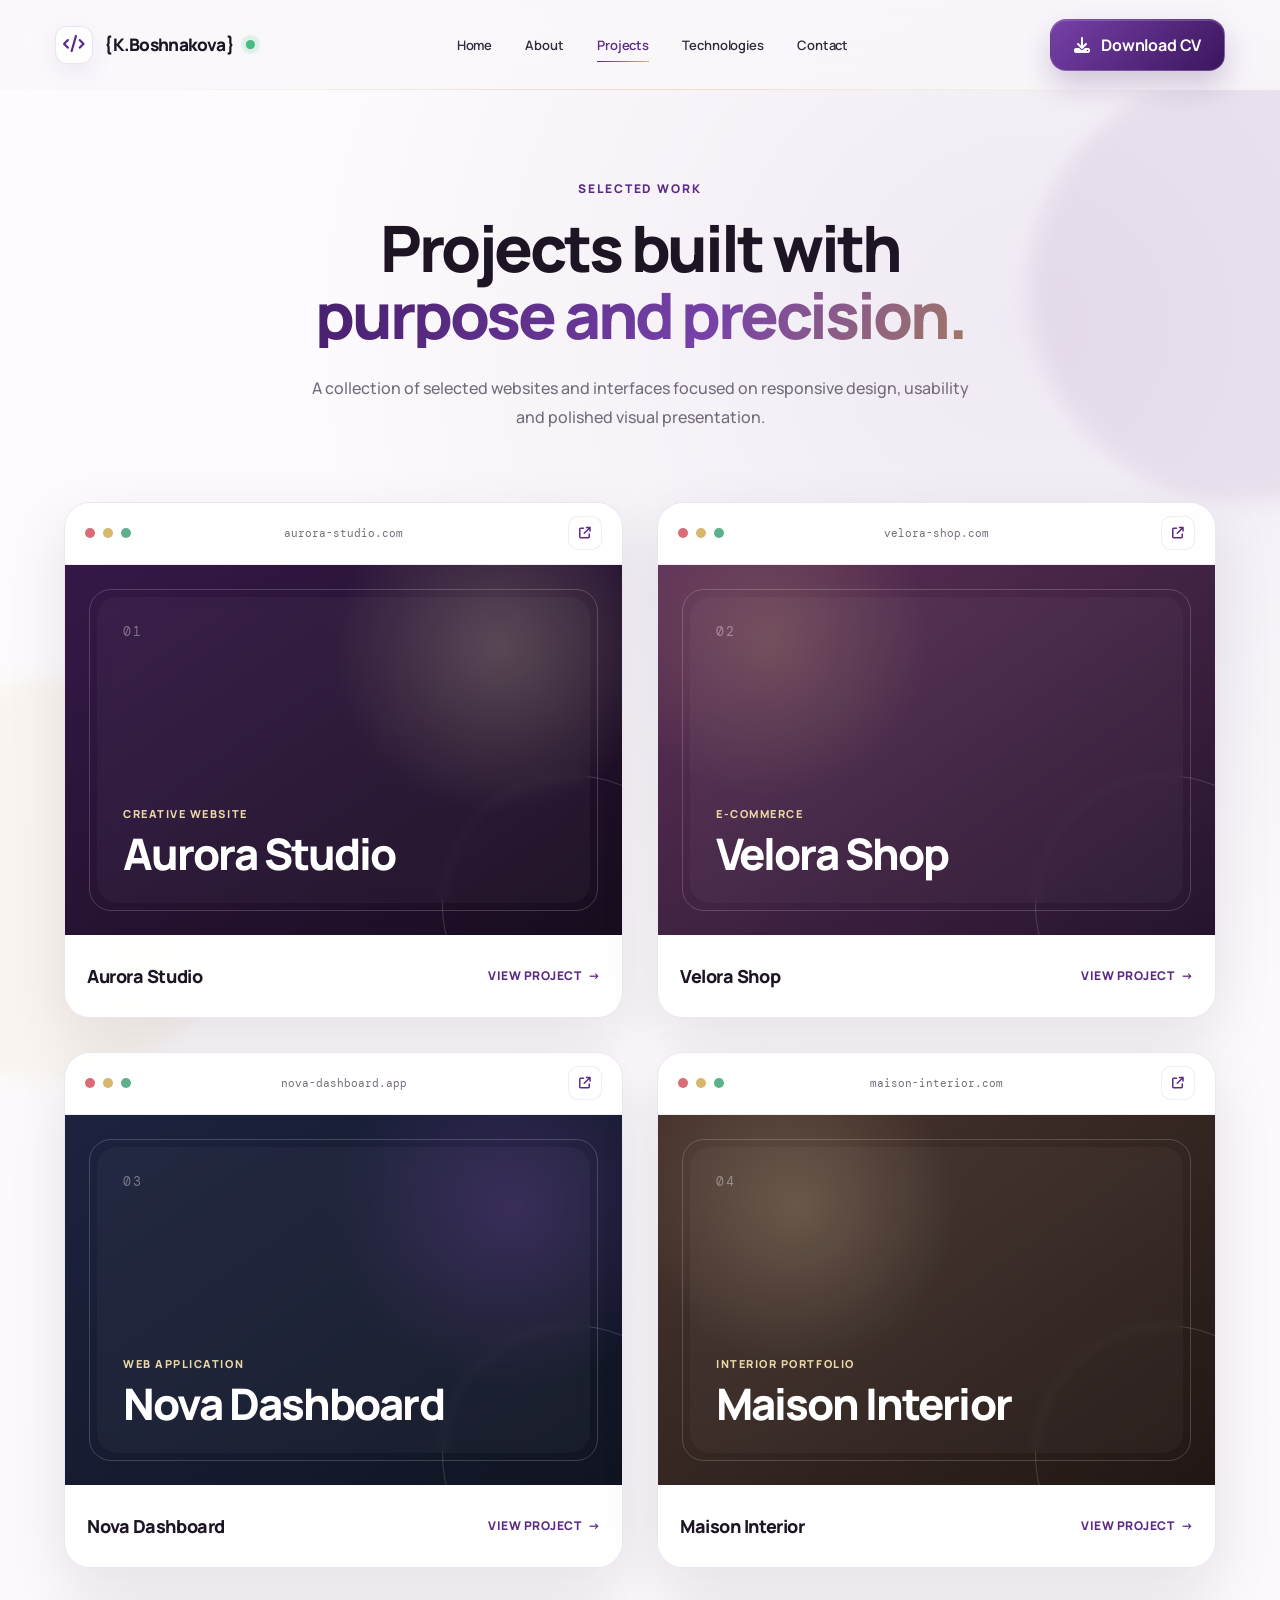
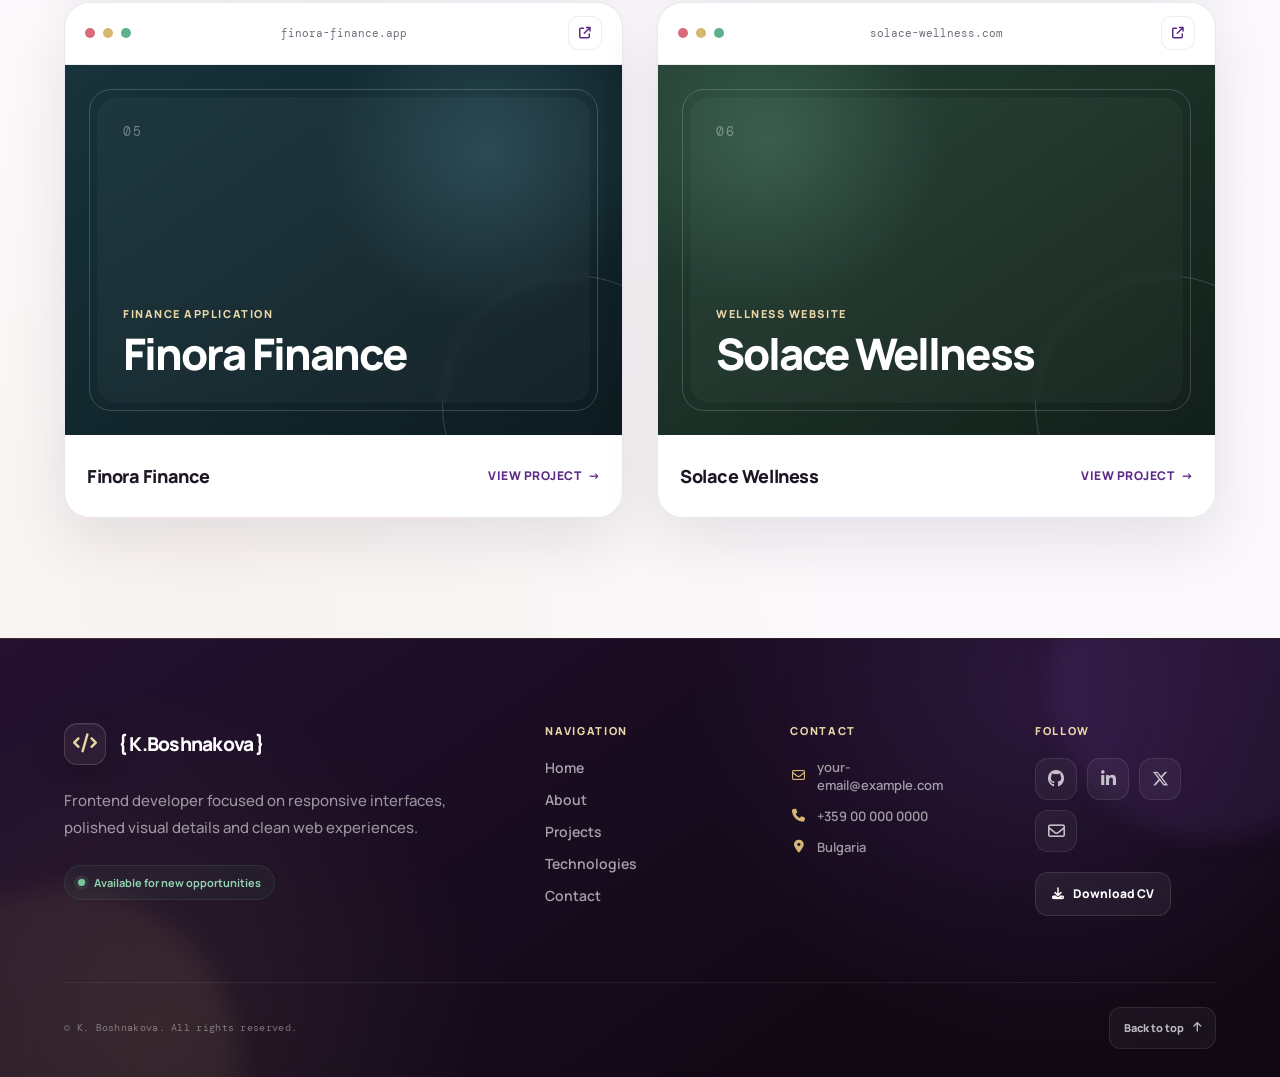
<file: projects.html>
<!DOCTYPE html>
<html lang="en">
<head>
    <meta charset="UTF-8">

    <meta
        name="viewport"
        content="width=device-width, initial-scale=1.0"
    >

    <meta
        name="description"
        content="Selected frontend development projects by K. Boshnakova."
    >

    <title>Projects | K. Boshnakova</title>

    <link
        rel="preconnect"
        href="https://fonts.googleapis.com"
    >

    <link
        rel="preconnect"
        href="https://fonts.gstatic.com"
        crossorigin
    >

    <link
        href="https://fonts.googleapis.com/css2?family=DM+Mono:wght@400;500&family=Manrope:wght@400;500;600;700;800&display=swap"
        rel="stylesheet"
    >

    <link
        rel="stylesheet"
        href="https://cdnjs.cloudflare.com/ajax/libs/font-awesome/6.5.1/css/all.min.css"
    >

    <link
        rel="stylesheet"
        href="style.css"
    >
</head>

<body>

    <div
        class="page-glow page-glow-one"
        aria-hidden="true"
    ></div>

    <div
        class="page-glow page-glow-two"
        aria-hidden="true"
    ></div>

    <header class="header">

        <a
            class="logo"
            href="index.html"
            aria-label="Go to homepage"
        >
            <span class="logo-icon">

                <i
                    class="fa-solid fa-code"
                    aria-hidden="true"
                ></i>

            </span>

            <span class="logo-name">
                { K.Boshnakova }
            </span>

            <span
                class="status-dot"
                aria-hidden="true"
            ></span>
        </a>

        <nav
            class="navbar"
            id="main-navigation"
            aria-label="Main navigation"
        >
            <a href="index.html">
                Home
            </a>

            <a href="about.html">
                About
            </a>

            <a
                href="projects.html"
                class="active"
                aria-current="page"
            >
                Projects
            </a>

            <a href="technologies.html">
                Technologies
            </a>

            <a href="contact.html">
                Contact
            </a>

            <a
                href="cv.pdf"
                class="mobile-cv-btn"
                download
            >
                <i
                    class="fa-solid fa-download"
                    aria-hidden="true"
                ></i>

                Download CV
            </a>
        </nav>

        <a
            href="cv.pdf"
            class="cv-btn"
            download
        >
            <span
                class="button-shine"
                aria-hidden="true"
            ></span>

            <i
                class="fa-solid fa-download"
                aria-hidden="true"
            ></i>

            <span>
                Download CV
            </span>
        </a>

        <button
            class="menu-btn"
            type="button"
            aria-label="Open navigation menu"
            aria-expanded="false"
            aria-controls="main-navigation"
        >
            <i
                class="fa-solid fa-bars"
                aria-hidden="true"
            ></i>
        </button>

    </header>

    <main>

        <section class="projects-page">

            <div class="projects-heading">

                <p class="projects-eyebrow">
                    Selected work
                </p>

                <h1 class="projects-title">
                    Projects built with

                    <span>
                        purpose and precision.
                    </span>
                </h1>

                <p class="projects-description">
                    A collection of selected websites and interfaces
                    focused on responsive design, usability and polished
                    visual presentation.
                </p>

            </div>

            <div class="projects-grid">

                <!-- PROJECT 1 -->

                <a
                    class="project-window"
                    href="#"
                    target="_blank"
                    rel="noopener noreferrer"
                    aria-label="Open Aurora Studio project"
                >
                    <div class="project-window-header">

                        <div class="project-window-controls">

                            <span class="project-dot project-dot-red"></span>

                            <span class="project-dot project-dot-yellow"></span>

                            <span class="project-dot project-dot-green"></span>

                        </div>

                        <span class="project-window-name">
                            aurora-studio.com
                        </span>

                        <span class="project-window-icon">

                            <i
                                class="fa-solid fa-arrow-up-right-from-square"
                                aria-hidden="true"
                            ></i>

                        </span>

                    </div>

                    <div class="project-preview project-preview-one">

                        <div class="project-preview-content">

                            <span class="project-number">
                                01
                            </span>

                            <div class="project-title-group">

                                <span class="project-category">
                                    Creative website
                                </span>

                                <h2>
                                    Aurora Studio
                                </h2>

                            </div>

                        </div>

                    </div>

                    <div class="project-window-footer">

                        <h3>
                            Aurora Studio
                        </h3>

                        <span>
                            View project
                        </span>

                    </div>

                </a>

                <!-- PROJECT 2 -->

                <a
                    class="project-window"
                    href="#"
                    target="_blank"
                    rel="noopener noreferrer"
                    aria-label="Open Velora Shop project"
                >
                    <div class="project-window-header">

                        <div class="project-window-controls">

                            <span class="project-dot project-dot-red"></span>

                            <span class="project-dot project-dot-yellow"></span>

                            <span class="project-dot project-dot-green"></span>

                        </div>

                        <span class="project-window-name">
                            velora-shop.com
                        </span>

                        <span class="project-window-icon">

                            <i
                                class="fa-solid fa-arrow-up-right-from-square"
                                aria-hidden="true"
                            ></i>

                        </span>

                    </div>

                    <div class="project-preview project-preview-two">

                        <div class="project-preview-content">

                            <span class="project-number">
                                02
                            </span>

                            <div class="project-title-group">

                                <span class="project-category">
                                    E-commerce
                                </span>

                                <h2>
                                    Velora Shop
                                </h2>

                            </div>

                        </div>

                    </div>

                    <div class="project-window-footer">

                        <h3>
                            Velora Shop
                        </h3>

                        <span>
                            View project
                        </span>

                    </div>

                </a>

                <!-- PROJECT 3 -->

                <a
                    class="project-window"
                    href="#"
                    target="_blank"
                    rel="noopener noreferrer"
                    aria-label="Open Nova Dashboard project"
                >
                    <div class="project-window-header">

                        <div class="project-window-controls">

                            <span class="project-dot project-dot-red"></span>

                            <span class="project-dot project-dot-yellow"></span>

                            <span class="project-dot project-dot-green"></span>

                        </div>

                        <span class="project-window-name">
                            nova-dashboard.app
                        </span>

                        <span class="project-window-icon">

                            <i
                                class="fa-solid fa-arrow-up-right-from-square"
                                aria-hidden="true"
                            ></i>

                        </span>

                    </div>

                    <div class="project-preview project-preview-three">

                        <div class="project-preview-content">

                            <span class="project-number">
                                03
                            </span>

                            <div class="project-title-group">

                                <span class="project-category">
                                    Web application
                                </span>

                                <h2>
                                    Nova Dashboard
                                </h2>

                            </div>

                        </div>

                    </div>

                    <div class="project-window-footer">

                        <h3>
                            Nova Dashboard
                        </h3>

                        <span>
                            View project
                        </span>

                    </div>

                </a>

                <!-- PROJECT 4 -->

                <a
                    class="project-window"
                    href="#"
                    target="_blank"
                    rel="noopener noreferrer"
                    aria-label="Open Maison Interior project"
                >
                    <div class="project-window-header">

                        <div class="project-window-controls">

                            <span class="project-dot project-dot-red"></span>

                            <span class="project-dot project-dot-yellow"></span>

                            <span class="project-dot project-dot-green"></span>

                        </div>

                        <span class="project-window-name">
                            maison-interior.com
                        </span>

                        <span class="project-window-icon">

                            <i
                                class="fa-solid fa-arrow-up-right-from-square"
                                aria-hidden="true"
                            ></i>

                        </span>

                    </div>

                    <div class="project-preview project-preview-four">

                        <div class="project-preview-content">

                            <span class="project-number">
                                04
                            </span>

                            <div class="project-title-group">

                                <span class="project-category">
                                    Interior portfolio
                                </span>

                                <h2>
                                    Maison Interior
                                </h2>

                            </div>

                        </div>

                    </div>

                    <div class="project-window-footer">

                        <h3>
                            Maison Interior
                        </h3>

                        <span>
                            View project
                        </span>

                    </div>

                </a>

                <!-- PROJECT 5 -->

                <a
                    class="project-window"
                    href="#"
                    target="_blank"
                    rel="noopener noreferrer"
                    aria-label="Open Finora Finance project"
                >
                    <div class="project-window-header">

                        <div class="project-window-controls">

                            <span class="project-dot project-dot-red"></span>

                            <span class="project-dot project-dot-yellow"></span>

                            <span class="project-dot project-dot-green"></span>

                        </div>

                        <span class="project-window-name">
                            finora-finance.app
                        </span>

                        <span class="project-window-icon">

                            <i
                                class="fa-solid fa-arrow-up-right-from-square"
                                aria-hidden="true"
                            ></i>

                        </span>

                    </div>

                    <div class="project-preview project-preview-five">

                        <div class="project-preview-content">

                            <span class="project-number">
                                05
                            </span>

                            <div class="project-title-group">

                                <span class="project-category">
                                    Finance application
                                </span>

                                <h2>
                                    Finora Finance
                                </h2>

                            </div>

                        </div>

                    </div>

                    <div class="project-window-footer">

                        <h3>
                            Finora Finance
                        </h3>

                        <span>
                            View project
                        </span>

                    </div>

                </a>

                <!-- PROJECT 6 -->

                <a
                    class="project-window"
                    href="#"
                    target="_blank"
                    rel="noopener noreferrer"
                    aria-label="Open Solace Wellness project"
                >
                    <div class="project-window-header">

                        <div class="project-window-controls">

                            <span class="project-dot project-dot-red"></span>

                            <span class="project-dot project-dot-yellow"></span>

                            <span class="project-dot project-dot-green"></span>

                        </div>

                        <span class="project-window-name">
                            solace-wellness.com
                        </span>

                        <span class="project-window-icon">

                            <i
                                class="fa-solid fa-arrow-up-right-from-square"
                                aria-hidden="true"
                            ></i>

                        </span>

                    </div>

                    <div class="project-preview project-preview-six">

                        <div class="project-preview-content">

                            <span class="project-number">
                                06
                            </span>

                            <div class="project-title-group">

                                <span class="project-category">
                                    Wellness website
                                </span>

                                <h2>
                                    Solace Wellness
                                </h2>

                            </div>

                        </div>

                    </div>

                    <div class="project-window-footer">

                        <h3>
                            Solace Wellness
                        </h3>

                        <span>
                            View project
                        </span>

                    </div>

                </a>

            </div>

        </section>

    </main>

    <footer class="site-footer">

        <div class="footer-glow footer-glow-one"></div>
    
        <div class="footer-glow footer-glow-two"></div>
    
        <div class="footer-container">
    
            <div class="footer-main">
    
                <div class="footer-brand">
    
                    <a
                        class="footer-logo"
                        href="index.html"
                        aria-label="Go to homepage"
                    >
                        <span class="footer-logo-icon">
    
                            <i
                                class="fa-solid fa-code"
                                aria-hidden="true"
                            ></i>
    
                        </span>
    
                        <span>
                            { K.Boshnakova }
                        </span>
                    </a>
    
                    <p>
                        Frontend developer focused on responsive interfaces,
                        polished visual details and clean web experiences.
                    </p>
    
                    <div class="footer-status">
    
                        <span class="footer-status-dot"></span>
    
                        Available for new opportunities
    
                    </div>
    
                </div>
    
                <div class="footer-column">
    
                    <h2>
                        Navigation
                    </h2>
    
                    <nav
                        class="footer-navigation"
                        aria-label="Footer navigation"
                    >
                        <a href="index.html">
                            Home
                        </a>
    
                        <a href="about.html">
                            About
                        </a>
    
                        <a href="projects.html">
                            Projects
                        </a>
    
                        <a href="technologies.html">
                            Technologies
                        </a>
    
                        <a href="contact.html">
                            Contact
                        </a>
                    </nav>
    
                </div>
    
                <div class="footer-column">
    
                    <h2>
                        Contact
                    </h2>
    
                    <div class="footer-contact-list">
    
                        <a href="mailto:your-email@example.com">
    
                            <i
                                class="fa-regular fa-envelope"
                                aria-hidden="true"
                            ></i>
    
                            <span>
                                your-email@example.com
                            </span>
    
                        </a>
    
                        <a href="tel:+359000000000">
    
                            <i
                                class="fa-solid fa-phone"
                                aria-hidden="true"
                            ></i>
    
                            <span>
                                +359 00 000 0000
                            </span>
    
                        </a>
    
                        <span>
    
                            <i
                                class="fa-solid fa-location-dot"
                                aria-hidden="true"
                            ></i>
    
                            Bulgaria
    
                        </span>
    
                    </div>
    
                </div>
    
                <div class="footer-column">
    
                    <h2>
                        Follow
                    </h2>
    
                    <div class="footer-socials">
    
                        <a
                            href="#"
                            target="_blank"
                            rel="noopener noreferrer"
                            aria-label="GitHub"
                        >
                            <i
                                class="fa-brands fa-github"
                                aria-hidden="true"
                            ></i>
                        </a>
    
                        <a
                            href="#"
                            target="_blank"
                            rel="noopener noreferrer"
                            aria-label="LinkedIn"
                        >
                            <i
                                class="fa-brands fa-linkedin-in"
                                aria-hidden="true"
                            ></i>
                        </a>
    
                        <a
                            href="#"
                            target="_blank"
                            rel="noopener noreferrer"
                            aria-label="X"
                        >
                            <i
                                class="fa-brands fa-x-twitter"
                                aria-hidden="true"
                            ></i>
                        </a>
    
                        <a
                            href="mailto:your-email@example.com"
                            aria-label="Email"
                        >
                            <i
                                class="fa-regular fa-envelope"
                                aria-hidden="true"
                            ></i>
                        </a>
    
                    </div>
    
                    <a
                        class="footer-cv-button"
                        href="cv.pdf"
                        download
                    >
                        <i
                            class="fa-solid fa-download"
                            aria-hidden="true"
                        ></i>
    
                        Download CV
                    </a>
    
                </div>
    
            </div>
    
            <div class="footer-bottom">
    
                <p>
                    © <span id="current-year"></span> K. Boshnakova.
                    All rights reserved.
                </p>
    
                <button
                    class="footer-scroll-top"
                    id="scroll-to-top"
                    type="button"
                    aria-label="Scroll to top"
                >
                    <span>
                        Back to top
                    </span>
    
                    <i
                        class="fa-solid fa-arrow-up"
                        aria-hidden="true"
                    ></i>
                </button>
    
            </div>
    
        </div>
    
    </footer>

    <script src="script.js"></script>

</body>
</html>
</file>
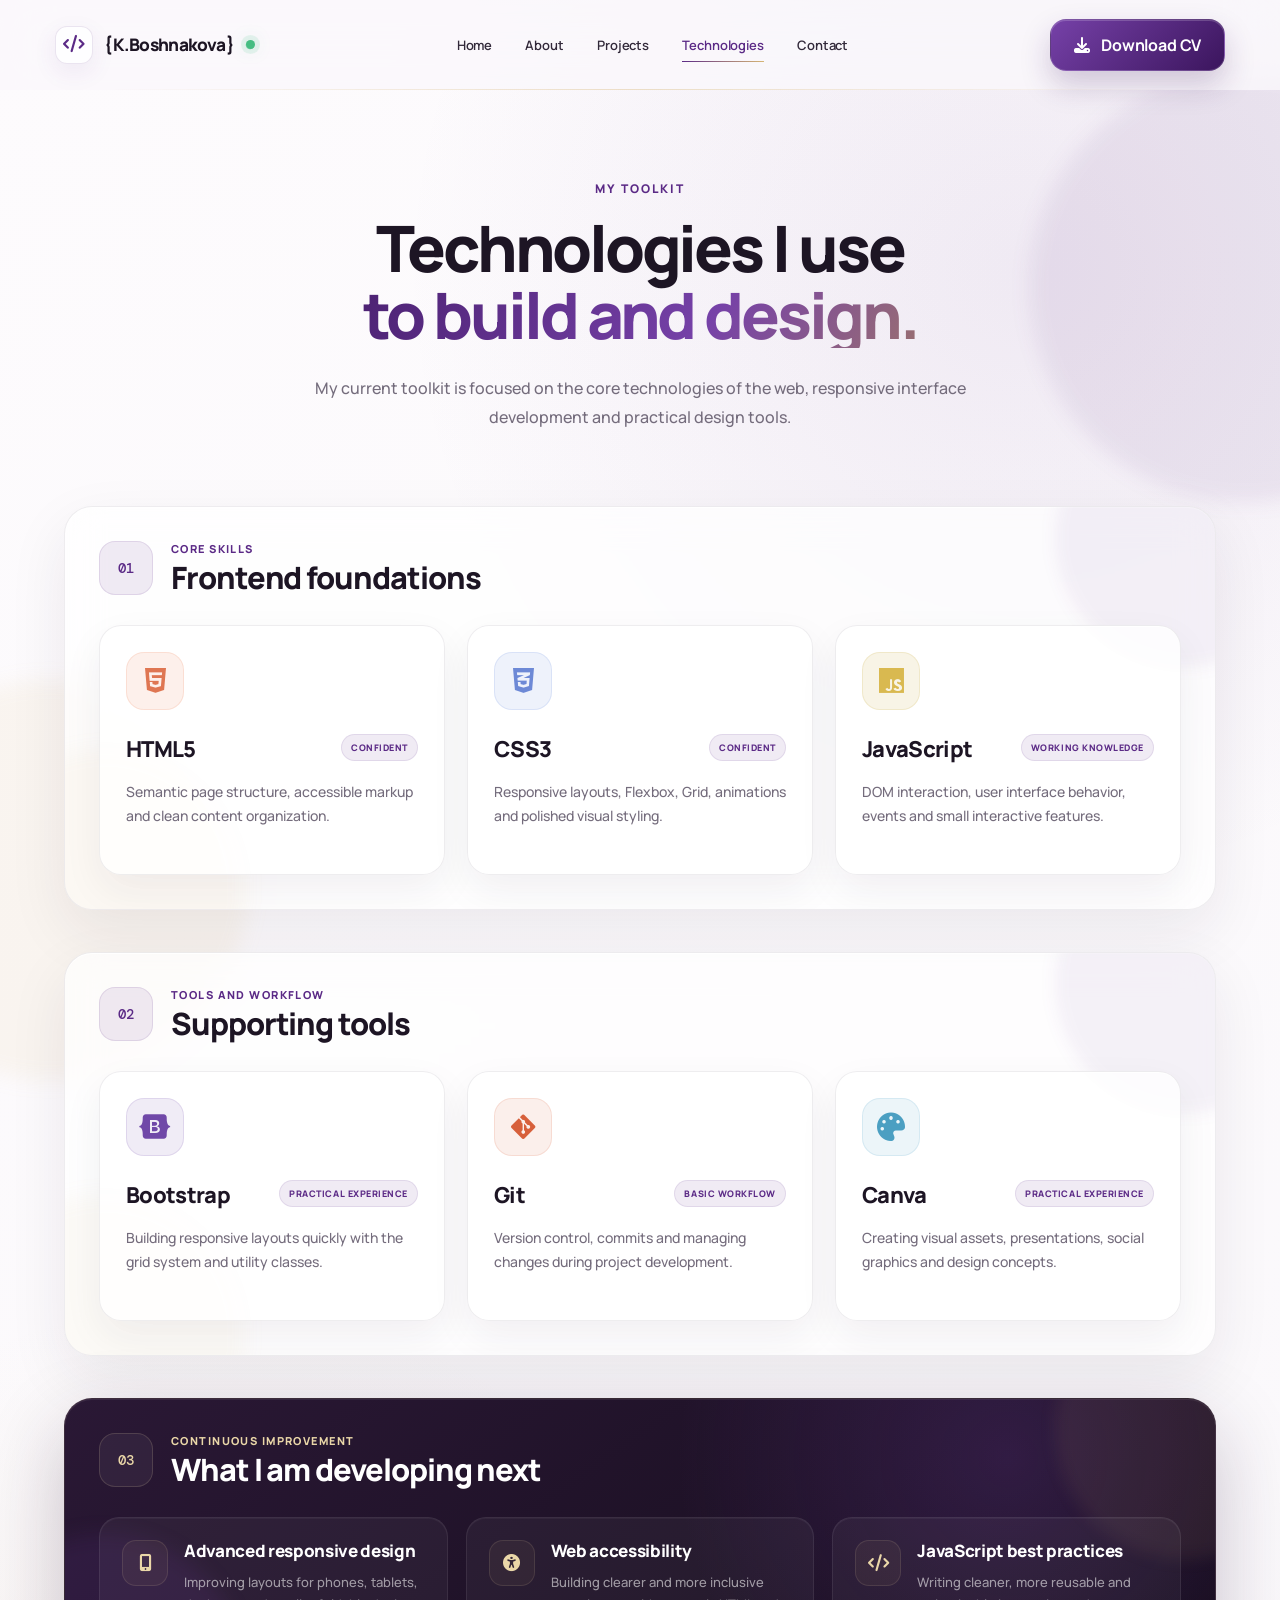
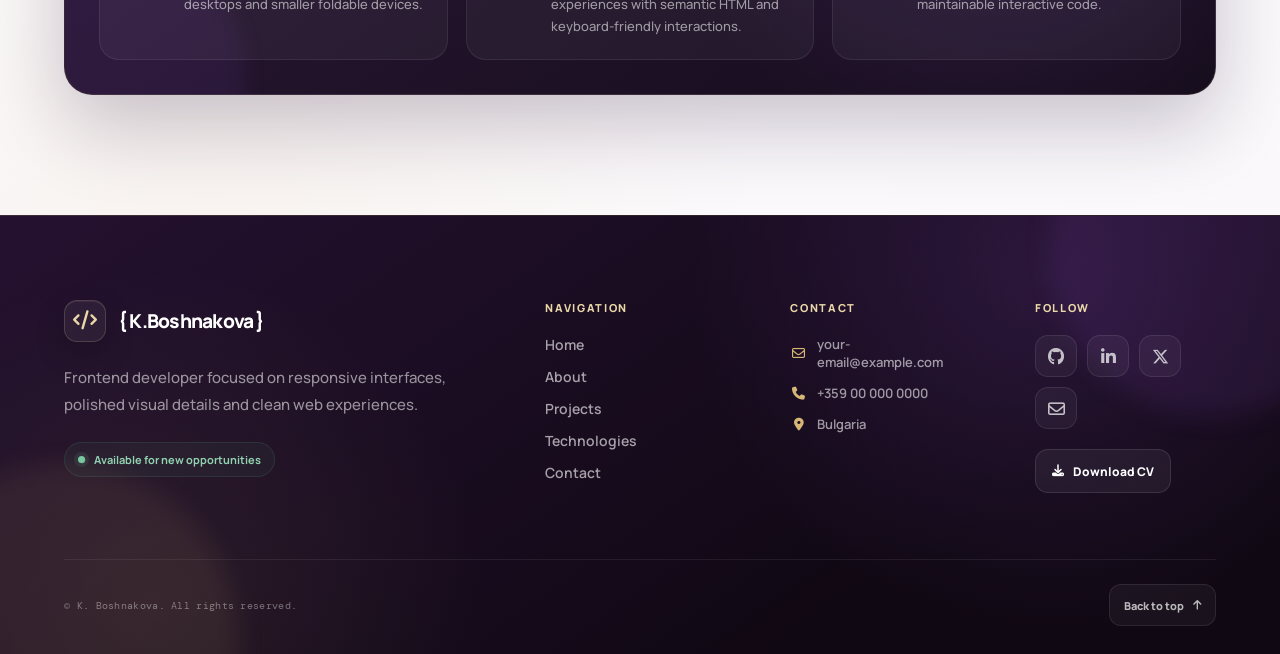
<file: technologies.html>
<!DOCTYPE html>
<html lang="en">
<head>
    <meta charset="UTF-8">

    <meta
        name="viewport"
        content="width=device-width, initial-scale=1.0"
    >

    <meta
        name="description"
        content="Technologies and tools used by K. Boshnakova for frontend development and visual design."
    >

    <title>Technologies | K. Boshnakova</title>

    <link
        rel="preconnect"
        href="https://fonts.googleapis.com"
    >

    <link
        rel="preconnect"
        href="https://fonts.gstatic.com"
        crossorigin
    >

    <link
        href="https://fonts.googleapis.com/css2?family=DM+Mono:wght@400;500&family=Manrope:wght@400;500;600;700;800&display=swap"
        rel="stylesheet"
    >

    <link
        rel="stylesheet"
        href="https://cdnjs.cloudflare.com/ajax/libs/font-awesome/6.5.1/css/all.min.css"
    >

    <link
        rel="stylesheet"
        href="style.css"
    >
</head>

<body>

    <div
        class="page-glow page-glow-one"
        aria-hidden="true"
    ></div>

    <div
        class="page-glow page-glow-two"
        aria-hidden="true"
    ></div>

    <header class="header">

        <a
            class="logo"
            href="index.html"
            aria-label="Go to homepage"
        >
            <span class="logo-icon">
                <i
                    class="fa-solid fa-code"
                    aria-hidden="true"
                ></i>
            </span>

            <span class="logo-name">
                { K.Boshnakova }
            </span>

            <span
                class="status-dot"
                aria-hidden="true"
            ></span>
        </a>

        <nav
            class="navbar"
            id="main-navigation"
            aria-label="Main navigation"
        >
            <a href="index.html">
                Home
            </a>

            <a href="about.html">
                About
            </a>

            <a href="projects.html">
                Projects
            </a>

            <a
                href="technologies.html"
                class="active"
                aria-current="page"
            >
                Technologies
            </a>

            <a href="contact.html">
                Contact
            </a>

            <a
                href="cv.pdf"
                class="mobile-cv-btn"
                download
            >
                <i
                    class="fa-solid fa-download"
                    aria-hidden="true"
                ></i>

                Download CV
            </a>
        </nav>

        <a
            href="cv.pdf"
            class="cv-btn"
            download
        >
            <span
                class="button-shine"
                aria-hidden="true"
            ></span>

            <i
                class="fa-solid fa-download"
                aria-hidden="true"
            ></i>

            <span>
                Download CV
            </span>
        </a>

        <button
            class="menu-btn"
            type="button"
            aria-label="Open navigation menu"
            aria-expanded="false"
            aria-controls="main-navigation"
        >
            <i
                class="fa-solid fa-bars"
                aria-hidden="true"
            ></i>
        </button>

    </header>

    <main>

        <section class="technologies-page">

            <div class="technologies-heading">

                <p class="technologies-eyebrow">
                    My toolkit
                </p>

                <h1 class="technologies-title">
                    Technologies I use

                    <span>
                        to build and design.
                    </span>
                </h1>

                <p class="technologies-description">
                    My current toolkit is focused on the core technologies
                    of the web, responsive interface development and
                    practical design tools.
                </p>

            </div>

            <div class="technologies-groups">

                <section class="technology-group">

                    <div class="technology-group-heading">

                        <span class="technology-group-number">
                            01
                        </span>

                        <div>

                            <p>
                                Core skills
                            </p>

                            <h2>
                                Frontend foundations
                            </h2>

                        </div>

                    </div>

                    <div class="technology-grid">

                        <article class="technology-card technology-card-html">

                            <div class="technology-icon">

                                <i
                                    class="fa-brands fa-html5"
                                    aria-hidden="true"
                                ></i>

                            </div>

                            <div class="technology-content">

                                <div class="technology-title-row">

                                    <h3>
                                        HTML5
                                    </h3>

                                    <span class="technology-level">
                                        Confident
                                    </span>

                                </div>

                                <p>
                                    Semantic page structure, accessible
                                    markup and clean content organization.
                                </p>

                            </div>

                        </article>

                        <article class="technology-card technology-card-css">

                            <div class="technology-icon">

                                <i
                                    class="fa-brands fa-css3-alt"
                                    aria-hidden="true"
                                ></i>

                            </div>

                            <div class="technology-content">

                                <div class="technology-title-row">

                                    <h3>
                                        CSS3
                                    </h3>

                                    <span class="technology-level">
                                        Confident
                                    </span>

                                </div>

                                <p>
                                    Responsive layouts, Flexbox, Grid,
                                    animations and polished visual styling.
                                </p>

                            </div>

                        </article>

                        <article class="technology-card technology-card-js">

                            <div class="technology-icon">

                                <i
                                    class="fa-brands fa-js"
                                    aria-hidden="true"
                                ></i>

                            </div>

                            <div class="technology-content">

                                <div class="technology-title-row">

                                    <h3>
                                        JavaScript
                                    </h3>

                                    <span class="technology-level">
                                        Working knowledge
                                    </span>

                                </div>

                                <p>
                                    DOM interaction, user interface behavior,
                                    events and small interactive features.
                                </p>

                            </div>

                        </article>

                    </div>

                </section>

                <section class="technology-group">

                    <div class="technology-group-heading">

                        <span class="technology-group-number">
                            02
                        </span>

                        <div>

                            <p>
                                Tools and workflow
                            </p>

                            <h2>
                                Supporting tools
                            </h2>

                        </div>

                    </div>

                    <div class="technology-grid technology-grid-tools">

                        <article class="technology-card technology-card-bootstrap">

                            <div class="technology-icon">

                                <i
                                    class="fa-brands fa-bootstrap"
                                    aria-hidden="true"
                                ></i>

                            </div>

                            <div class="technology-content">

                                <div class="technology-title-row">

                                    <h3>
                                        Bootstrap
                                    </h3>

                                    <span class="technology-level">
                                        Practical experience
                                    </span>

                                </div>

                                <p>
                                    Building responsive layouts quickly
                                    with the grid system and utility classes.
                                </p>

                            </div>

                        </article>

                        <article class="technology-card technology-card-git">

                            <div class="technology-icon">

                                <i
                                    class="fa-brands fa-git-alt"
                                    aria-hidden="true"
                                ></i>

                            </div>

                            <div class="technology-content">

                                <div class="technology-title-row">

                                    <h3>
                                        Git
                                    </h3>

                                    <span class="technology-level">
                                        Basic workflow
                                    </span>

                                </div>

                                <p>
                                    Version control, commits and managing
                                    changes during project development.
                                </p>

                            </div>

                        </article>

                        <article class="technology-card technology-card-canva">

                            <div class="technology-icon">

                                <i
                                    class="fa-solid fa-palette"
                                    aria-hidden="true"
                                ></i>

                            </div>

                            <div class="technology-content">

                                <div class="technology-title-row">

                                    <h3>
                                        Canva
                                    </h3>

                                    <span class="technology-level">
                                        Practical experience
                                    </span>

                                </div>

                                <p>
                                    Creating visual assets, presentations,
                                    social graphics and design concepts.
                                </p>

                            </div>

                        </article>

                    </div>

                </section>

                <section class="technology-group learning-group">

                    <div class="technology-group-heading">

                        <span class="technology-group-number">
                            03
                        </span>

                        <div>

                            <p>
                                Continuous improvement
                            </p>

                            <h2>
                                What I am developing next
                            </h2>

                        </div>

                    </div>

                    <div class="learning-list">

                        <article class="learning-item">

                            <span class="learning-icon">

                                <i
                                    class="fa-solid fa-mobile-screen-button"
                                    aria-hidden="true"
                                ></i>

                            </span>

                            <div>

                                <h3>
                                    Advanced responsive design
                                </h3>

                                <p>
                                    Improving layouts for phones, tablets,
                                    desktops and smaller foldable devices.
                                </p>

                            </div>

                        </article>

                        <article class="learning-item">

                            <span class="learning-icon">

                                <i
                                    class="fa-solid fa-universal-access"
                                    aria-hidden="true"
                                ></i>

                            </span>

                            <div>

                                <h3>
                                    Web accessibility
                                </h3>

                                <p>
                                    Building clearer and more inclusive
                                    experiences with semantic HTML and
                                    keyboard-friendly interactions.
                                </p>

                            </div>

                        </article>

                        <article class="learning-item">

                            <span class="learning-icon">

                                <i
                                    class="fa-solid fa-code"
                                    aria-hidden="true"
                                ></i>

                            </span>

                            <div>

                                <h3>
                                    JavaScript best practices
                                </h3>

                                <p>
                                    Writing cleaner, more reusable and
                                    maintainable interactive code.
                                </p>

                            </div>

                        </article>

                    </div>

                </section>

            </div>

        </section>

    </main>

    <footer class="site-footer">

        <div class="footer-glow footer-glow-one"></div>
    
        <div class="footer-glow footer-glow-two"></div>
    
        <div class="footer-container">
    
            <div class="footer-main">
    
                <div class="footer-brand">
    
                    <a
                        class="footer-logo"
                        href="index.html"
                        aria-label="Go to homepage"
                    >
                        <span class="footer-logo-icon">
    
                            <i
                                class="fa-solid fa-code"
                                aria-hidden="true"
                            ></i>
    
                        </span>
    
                        <span>
                            { K.Boshnakova }
                        </span>
                    </a>
    
                    <p>
                        Frontend developer focused on responsive interfaces,
                        polished visual details and clean web experiences.
                    </p>
    
                    <div class="footer-status">
    
                        <span class="footer-status-dot"></span>
    
                        Available for new opportunities
    
                    </div>
    
                </div>
    
                <div class="footer-column">
    
                    <h2>
                        Navigation
                    </h2>
    
                    <nav
                        class="footer-navigation"
                        aria-label="Footer navigation"
                    >
                        <a href="index.html">
                            Home
                        </a>
    
                        <a href="about.html">
                            About
                        </a>
    
                        <a href="projects.html">
                            Projects
                        </a>
    
                        <a href="technologies.html">
                            Technologies
                        </a>
    
                        <a href="contact.html">
                            Contact
                        </a>
                    </nav>
    
                </div>
    
                <div class="footer-column">
    
                    <h2>
                        Contact
                    </h2>
    
                    <div class="footer-contact-list">
    
                        <a href="mailto:your-email@example.com">
    
                            <i
                                class="fa-regular fa-envelope"
                                aria-hidden="true"
                            ></i>
    
                            <span>
                                your-email@example.com
                            </span>
    
                        </a>
    
                        <a href="tel:+359000000000">
    
                            <i
                                class="fa-solid fa-phone"
                                aria-hidden="true"
                            ></i>
    
                            <span>
                                +359 00 000 0000
                            </span>
    
                        </a>
    
                        <span>
    
                            <i
                                class="fa-solid fa-location-dot"
                                aria-hidden="true"
                            ></i>
    
                            Bulgaria
    
                        </span>
    
                    </div>
    
                </div>
    
                <div class="footer-column">
    
                    <h2>
                        Follow
                    </h2>
    
                    <div class="footer-socials">
    
                        <a
                            href="#"
                            target="_blank"
                            rel="noopener noreferrer"
                            aria-label="GitHub"
                        >
                            <i
                                class="fa-brands fa-github"
                                aria-hidden="true"
                            ></i>
                        </a>
    
                        <a
                            href="#"
                            target="_blank"
                            rel="noopener noreferrer"
                            aria-label="LinkedIn"
                        >
                            <i
                                class="fa-brands fa-linkedin-in"
                                aria-hidden="true"
                            ></i>
                        </a>
    
                        <a
                            href="#"
                            target="_blank"
                            rel="noopener noreferrer"
                            aria-label="X"
                        >
                            <i
                                class="fa-brands fa-x-twitter"
                                aria-hidden="true"
                            ></i>
                        </a>
    
                        <a
                            href="mailto:your-email@example.com"
                            aria-label="Email"
                        >
                            <i
                                class="fa-regular fa-envelope"
                                aria-hidden="true"
                            ></i>
                        </a>
    
                    </div>
    
                    <a
                        class="footer-cv-button"
                        href="cv.pdf"
                        download
                    >
                        <i
                            class="fa-solid fa-download"
                            aria-hidden="true"
                        ></i>
    
                        Download CV
                    </a>
    
                </div>
    
            </div>
    
            <div class="footer-bottom">
    
                <p>
                    © <span id="current-year"></span> K. Boshnakova.
                    All rights reserved.
                </p>
    
                <button
                    class="footer-scroll-top"
                    id="scroll-to-top"
                    type="button"
                    aria-label="Scroll to top"
                >
                    <span>
                        Back to top
                    </span>
    
                    <i
                        class="fa-solid fa-arrow-up"
                        aria-hidden="true"
                    ></i>
                </button>
    
            </div>
    
        </div>
    
    </footer>

    <script src="script.js"></script>

</body>
</html>
</file>
<file: style.css>
:root {
    --primary: #5b2a86;
    --primary-light: #7641a8;
    --primary-dark: #3b155d;
    --primary-deep: #241033;
    --primary-soft: rgba(91, 42, 134, 0.09);

    --accent: #d6b675;
    --accent-light: #ead7a8;
    --accent-dark: #af8c4d;
    --accent-soft: rgba(214, 182, 117, 0.16);

    --heading: #1d1524;
    --text: #32293a;
    --muted: #746c7c;

    --page: #faf8fb;
    --surface: #ffffff;
    --surface-soft: #f4f0f6;

    --border: rgba(42, 27, 50, 0.08);
    --border-strong: rgba(42, 27, 50, 0.14);

    --code-bg: #120d18;
    --code-surface: #1b1223;
    --code-border: rgba(234, 215, 168, 0.12);

    --header-height: 90px;
    --page-padding: clamp(20px, 5vw, 90px);

    --shadow-small: 0 10px 30px rgba(39, 22, 49, 0.07);
    --shadow-medium: 0 24px 60px rgba(39, 22, 49, 0.12);
    --shadow-large: 0 40px 100px rgba(23, 12, 31, 0.24);

    --ease-premium: cubic-bezier(0.22, 1, 0.36, 1);
}

* {
    margin: 0;
    padding: 0;
    box-sizing: border-box;
}

*::before,
*::after {
    box-sizing: border-box;
}

html {
    width: 100%;
    max-width: 100%;
    scroll-behavior: smooth;
    scroll-padding-top: calc(var(--header-height) + 24px);
    overflow-x: hidden;
}

body {
    position: relative;
    width: 100%;
    max-width: 100%;
    min-width: 320px;
    min-height: 100vh;
    font-family: "Manrope", sans-serif;
    color: var(--text);
    background:
        radial-gradient(
            circle at 80% 12%,
            rgba(91, 42, 134, 0.08),
            transparent 28%
        ),
        radial-gradient(
            circle at 16% 82%,
            rgba(214, 182, 117, 0.09),
            transparent 26%
        ),
        linear-gradient(
            145deg,
            #fdfbfd,
            var(--page)
        );
    overflow-x: hidden;
}

body.is-loading {
    overflow: hidden;
}

img,
svg,
video,
canvas {
    display: block;
    max-width: 100%;
}

a {
    color: inherit;
}

button,
a {
    -webkit-tap-highlight-color: transparent;
}

button {
    font: inherit;
}

/* =========================
   PAGE LOADER
========================= */

.page-loader {
    position: fixed;
    inset: 0;
    z-index: 9999;
    min-height: 100vh;
    min-height: 100svh;
    padding: 24px;
    display: grid;
    place-items: center;
    color: #ffffff;
    background:
        radial-gradient(
            circle at 50% 30%,
            rgba(118, 65, 168, 0.22),
            transparent 34%
        ),
        linear-gradient(
            145deg,
            #1c0e27,
            #100814 70%
        );
    opacity: 1;
    visibility: visible;
    transition:
        opacity 0.7s ease,
        visibility 0.7s ease;
}

.page-loader::before {
    content: "";
    position: absolute;
    inset: 0;
    background-image:
        linear-gradient(
            rgba(255, 255, 255, 0.018) 1px,
            transparent 1px
        ),
        linear-gradient(
            90deg,
            rgba(255, 255, 255, 0.018) 1px,
            transparent 1px
        );
    background-size: 44px 44px;
    mask-image: linear-gradient(
        to bottom,
        #000000,
        transparent 90%
    );
    -webkit-mask-image: linear-gradient(
        to bottom,
        #000000,
        transparent 90%
    );
    pointer-events: none;
}

.page-loader.is-hidden {
    opacity: 0;
    visibility: hidden;
    pointer-events: none;
}

.loader-content {
    position: relative;
    z-index: 2;
    width: min(100%, 560px);
    text-align: center;
}

.loader-logo {
    width: 66px;
    height: 66px;
    margin: 0 auto 30px;
    display: grid;
    place-items: center;
    border: 1px solid rgba(234, 215, 168, 0.2);
    border-radius: 20px;
    color: var(--accent-light);
    background: rgba(255, 255, 255, 0.04);
    box-shadow:
        0 20px 55px rgba(0, 0, 0, 0.25),
        inset 0 1px 0 rgba(255, 255, 255, 0.08);
    font-size: 27px;
    animation: loader-logo-pulse 1.8s ease-in-out infinite;
}

.loader-label {
    margin-bottom: 14px;
    color: rgba(234, 215, 168, 0.72);
    font-size: 11px;
    font-weight: 700;
    letter-spacing: 0.18em;
    text-transform: uppercase;
}

.loader-title {
    max-width: 520px;
    margin-inline: auto;
    color: #ffffff;
    font-size: clamp(28px, 5vw, 50px);
    font-weight: 700;
    line-height: 1.12;
    letter-spacing: -0.045em;
    
}

.loader-progress {
    position: relative;
    width: 100%;
    height: 8px;
    margin-top: 42px;
    overflow: hidden;
    border: 1px solid rgba(255, 255, 255, 0.08);
    border-radius: 999px;
    background: rgba(255, 255, 255, 0.06);
    box-shadow: inset 0 2px 8px rgba(0, 0, 0, 0.22);
}

.loader-progress-bar {
    position: absolute;
    inset: 0 auto 0 0;
    width: 0%;
    border-radius: inherit;
    background: linear-gradient(
        90deg,
        var(--primary-light),
        var(--accent),
        var(--accent-light)
    );
    box-shadow:
        0 0 18px rgba(214, 182, 117, 0.4),
        0 0 35px rgba(118, 65, 168, 0.28);
    transition: width 0.18s linear;
}

.loader-progress-bar::after {
    content: "";
    position: absolute;
    top: 0;
    right: 0;
    width: 70px;
    height: 100%;
    background: linear-gradient(
        90deg,
        transparent,
        rgba(255, 255, 255, 0.65)
    );
    filter: blur(4px);
}

.loader-footer {
    margin-top: 13px;
    display: flex;
    align-items: center;
    justify-content: space-between;
    gap: 16px;
    color: rgba(255, 255, 255, 0.48);
    font-family: "DM Mono", monospace;
    font-size: 10px;
    letter-spacing: 0.05em;
    text-transform: uppercase;
}

#loader-percentage {
    color: var(--accent-light);
}

@keyframes loader-logo-pulse {
    0%,
    100% {
        transform: translateY(0) scale(1);
        box-shadow:
            0 20px 55px rgba(0, 0, 0, 0.25),
            0 0 0 rgba(214, 182, 117, 0);
    }

    50% {
        transform: translateY(-5px) scale(1.03);
        box-shadow:
            0 25px 65px rgba(0, 0, 0, 0.3),
            0 0 35px rgba(214, 182, 117, 0.12);
    }
}

/* =========================
   PAGE BACKGROUND
========================= */

.page-glow {
    position: fixed;
    z-index: -1;
    border-radius: 50%;
    pointer-events: none;
    filter: blur(10px);
}

.page-glow-one {
    top: 8%;
    right: -180px;
    width: 430px;
    height: 430px;
    background: rgba(91, 42, 134, 0.08);
}

.page-glow-two {
    bottom: -180px;
    left: -150px;
    width: 400px;
    height: 400px;
    background: rgba(214, 182, 117, 0.09);
}

/* =========================
   HEADER
========================= */

.header {
    position: fixed;
    inset: 0 0 auto 0;
    isolation: isolate;
    z-index: 1000;
    width: 100%;
    height: var(--header-height);
    padding-inline: clamp(20px, 4.2vw, 80px);
    display: flex;
    align-items: center;
    justify-content: space-between;
    gap: 24px;
    border: 1px solid transparent;
    border-top: 0;
    color: var(--text);
    background: rgba(250, 248, 251, 0.78);
    backdrop-filter: blur(24px);
    -webkit-backdrop-filter: blur(24px);
    transition:
        top 0.45s var(--ease-premium),
        right 0.45s var(--ease-premium),
        left 0.45s var(--ease-premium),
        width 0.45s var(--ease-premium),
        height 0.45s var(--ease-premium),
        padding 0.45s var(--ease-premium),
        border-color 0.35s ease,
        border-radius 0.45s var(--ease-premium),
        background 0.4s ease,
        box-shadow 0.4s ease,
        color 0.35s ease;
}

.header::after {
    content: "";
    position: absolute;
    right: 8%;
    bottom: -1px;
    left: 8%;
    height: 1px;
    background: linear-gradient(
        90deg,
        transparent,
        rgba(214, 182, 117, 0.4),
        transparent
    );
    opacity: 1;
    transition: opacity 0.3s ease;
}

.header.header-scrolled {
    top: 14px;
    right: clamp(14px, 2vw, 30px);
    left: clamp(14px, 2vw, 30px);
    width: auto;
    height: calc(var(--header-height) - 10px);
    border: 1px solid rgba(234, 215, 168, 0.55);
    border-radius: 20px;
    color: #ffffff;
    background: linear-gradient(
        135deg,
        rgba(91, 42, 134, 0.97),
        rgba(36, 16, 51, 0.98)
    );
    box-shadow:
        0 18px 48px rgba(36, 16, 51, 0.26),
        0 0 0 1px rgba(255, 255, 255, 0.04),
        inset 0 1px 0 rgba(255, 255, 255, 0.1);
}

.header.header-scrolled::after {
    opacity: 0;
}

/* =========================
   LOGO
========================= */

.logo {
    min-width: 0;
    display: inline-flex;
    align-items: center;
    gap: 11px;
    flex-shrink: 1;
    color: var(--heading);
    font-size: clamp(16px, 1.35vw, 22px);
    font-weight: 800;
    letter-spacing: -0.04em;
    text-decoration: none;
    white-space: nowrap;
    transition: color 0.35s ease;
}

.logo-name {
    min-width: 0;
    overflow: hidden;
    text-overflow: ellipsis;
}

.logo-icon {
    width: 38px;
    height: 38px;
    display: inline-flex;
    align-items: center;
    justify-content: center;
    flex-shrink: 0;
    border: 1px solid rgba(91, 42, 134, 0.12);
    border-radius: 12px;
    color: var(--primary);
    background: rgba(255, 255, 255, 0.72);
    box-shadow: 0 8px 24px rgba(91, 42, 134, 0.08);
    transition:
        color 0.35s ease,
        background 0.35s ease,
        border-color 0.35s ease,
        box-shadow 0.35s ease;
}

/* =========================
   PULSING STATUS DOT
========================= */

.status-dot {
    position: relative;
    width: 9px;
    aspect-ratio: 1;
    flex-shrink: 0;
    border-radius: 50%;
    background: #46bd82;
    box-shadow:
        0 0 0 5px rgba(70, 189, 130, 0.12),
        0 0 18px rgba(70, 189, 130, 0.28);
    animation: status-pulse 1.8s ease-in-out infinite;
}

.status-dot::after {
    content: "";
    position: absolute;
    top: 50%;
    left: 50%;
    width: 100%;
    height: 100%;
    border: 1px solid rgba(70, 189, 130, 0.55);
    border-radius: 50%;
    transform: translate(-50%, -50%) scale(1);
    opacity: 0.7;
    animation: status-ring 1.8s ease-out infinite;
}

@keyframes status-pulse {
    0%,
    100% {
        transform: scale(1);
        box-shadow:
            0 0 0 5px rgba(70, 189, 130, 0.12),
            0 0 18px rgba(70, 189, 130, 0.28);
    }

    50% {
        transform: scale(1.18);
        box-shadow:
            0 0 0 7px rgba(70, 189, 130, 0.08),
            0 0 26px rgba(70, 189, 130, 0.5);
    }
}

@keyframes status-ring {
    0% {
        transform: translate(-50%, -50%) scale(1);
        opacity: 0.65;
    }

    70% {
        transform: translate(-50%, -50%) scale(2.5);
        opacity: 0;
    }

    100% {
        transform: translate(-50%, -50%) scale(2.5);
        opacity: 0;
    }
}

.header.header-scrolled .logo {
    color: #ffffff;
}

.header.header-scrolled .logo-icon {
    color: var(--primary-dark);
    border-color: rgba(255, 255, 255, 0.5);
    background: #ffffff;
    box-shadow:
        0 10px 28px rgba(12, 6, 18, 0.22),
        inset 0 1px 0 rgba(255, 255, 255, 0.8);
}

.header.header-scrolled .status-dot {
    background: #ffffff;
    box-shadow:
        0 0 0 5px rgba(255, 255, 255, 0.12),
        0 0 22px rgba(255, 255, 255, 0.42);
}

.header.header-scrolled .status-dot::after {
    border-color: rgba(255, 255, 255, 0.6);
}

/* =========================
   NAVIGATION
========================= */

.navbar {
    display: flex;
    align-items: center;
    gap: clamp(22px, 2.6vw, 48px);
}

.navbar a {
    position: relative;
    padding-block: 8px;
    color: var(--text);
    font-size: clamp(13px, 0.95vw, 16px);
    font-weight: 600;
    letter-spacing: -0.01em;
    text-decoration: none;
    transition:
        color 0.3s var(--ease-premium),
        background 0.3s ease,
        opacity 0.3s ease;
}

.navbar a:hover,
.navbar a.active {
    color: var(--primary);
}

.navbar a::before {
    content: "";
    position: absolute;
    right: 0;
    bottom: 0;
    left: 0;
    height: 1px;
    background: linear-gradient(
        90deg,
        var(--primary),
        var(--accent)
    );
    transform: scaleX(0);
    transform-origin: center;
    transition:
        transform 0.35s var(--ease-premium),
        background 0.35s ease;
}

.navbar a:hover::before,
.navbar a.active::before {
    transform: scaleX(1);
}

.header.header-scrolled .navbar > a:not(.mobile-cv-btn) {
    color: rgba(255, 255, 255, 0.78);
}

.header.header-scrolled .navbar > a:not(.mobile-cv-btn):hover,
.header.header-scrolled .navbar > a:not(.mobile-cv-btn).active {
    color: #ffffff;
}

.header.header-scrolled .navbar > a:not(.mobile-cv-btn)::before {
    background: linear-gradient(
        90deg,
        #ffffff,
        var(--accent-light)
    );
}

.mobile-cv-btn {
    display: none;
}

/* =========================
   BUTTONS
========================= */

.cv-btn,
.primary-btn,
.secondary-btn {
    position: relative;
    isolation: isolate;
    overflow: hidden;
    display: inline-flex;
    align-items: center;
    justify-content: center;
    gap: 11px;
    min-height: 56px;
    border-radius: 16px;
    font-weight: 700;
    letter-spacing: -0.01em;
    text-decoration: none;
    transition:
        transform 0.35s var(--ease-premium),
        box-shadow 0.35s var(--ease-premium),
        border-color 0.35s ease,
        color 0.35s ease,
        background 0.35s ease;
}

.button-shine {
    position: absolute;
    top: -70%;
    left: -40%;
    z-index: -1;
    width: 34%;
    height: 240%;
    background: rgba(255, 255, 255, 0.26);
    transform: rotate(20deg);
    transition: left 0.7s var(--ease-premium);
}

.cv-btn:hover .button-shine,
.primary-btn:hover .button-shine {
    left: 125%;
}

.cv-btn {
    flex-shrink: 0;
    min-height: 52px;
    padding: 14px 23px;
    border: 1px solid rgba(255, 255, 255, 0.16);
    color: #ffffff;
    background: linear-gradient(
        135deg,
        var(--primary-light),
        var(--primary-dark)
    );
    box-shadow:
        0 14px 30px rgba(59, 21, 93, 0.22),
        inset 0 1px 0 rgba(255, 255, 255, 0.18);
}

.cv-btn:hover,
.primary-btn:hover {
    transform: translateY(-4px);
}

.cv-btn:hover {
    box-shadow:
        0 20px 42px rgba(59, 21, 93, 0.28),
        inset 0 1px 0 rgba(255, 255, 255, 0.2);
}

.header.header-scrolled .cv-btn {
    color: var(--primary-dark);
    border-color: rgba(255, 255, 255, 0.7);
    background: #ffffff;
    box-shadow:
        0 14px 32px rgba(12, 6, 18, 0.25),
        inset 0 1px 0 rgba(255, 255, 255, 0.9);
}

.header.header-scrolled .cv-btn .button-shine {
    background: rgba(91, 42, 134, 0.14);
}

.header.header-scrolled .cv-btn:hover {
    color: var(--primary-dark);
    border-color: var(--accent-light);
    background: var(--accent-light);
    box-shadow:
        0 20px 44px rgba(12, 6, 18, 0.3),
        inset 0 1px 0 rgba(255, 255, 255, 0.8);
}

/* =========================
   MOBILE MENU BUTTON
========================= */

.menu-btn {
    position: relative;
    z-index: 1002;
    width: 46px;
    height: 46px;
    min-width: 46px;
    min-height: 46px;
    padding: 0;
    display: none;
    align-items: center;
    justify-content: center;
    flex-shrink: 0;
    border: 1px solid var(--border);
    border-radius: 14px;
    color: var(--heading);
    background: rgba(255, 255, 255, 0.72);
    box-shadow: var(--shadow-small);
    font-size: 22px;
    line-height: 1;
    cursor: pointer;
    touch-action: manipulation;
    appearance: none;
    -webkit-appearance: none;
    transition:
        color 0.25s ease,
        background 0.25s ease,
        border-color 0.25s ease,
        transform 0.25s var(--ease-premium),
        box-shadow 0.25s ease;
}

.menu-btn:hover {
    color: var(--primary);
    background: #ffffff;
    transform: translateY(-2px);
}

.menu-btn:focus-visible {
    outline: 3px solid rgba(91, 42, 134, 0.2);
    outline-offset: 3px;
}

.menu-btn i {
    pointer-events: none;
}

.header.header-scrolled .menu-btn {
    color: var(--primary-dark);
    border-color: rgba(255, 255, 255, 0.52);
    background: #ffffff;
    box-shadow: 0 10px 28px rgba(12, 6, 18, 0.24);
}

.header.header-scrolled .menu-btn:hover {
    color: #ffffff;
    border-color: var(--accent);
    background: var(--primary-light);
}

/* =========================
   HOME HERO
========================= */

.hero {
    position: relative;
    min-height: 100svh;
    padding:
        calc(var(--header-height) + 54px)
        var(--page-padding)
        64px;
    display: grid;
    grid-template-columns:
        minmax(0, 0.95fr)
        minmax(520px, 1.05fr);
    align-items: center;
    gap: clamp(46px, 5.2vw, 96px);
}

.hero-left {
    position: relative;
    z-index: 2;
    min-width: 0;
    max-width: 720px;
}

.availability-badge {
    width: fit-content;
    margin-bottom: 25px;
    padding: 9px 14px;
    display: inline-flex;
    align-items: center;
    gap: 9px;
    border: 1px solid rgba(91, 42, 134, 0.1);
    border-radius: 999px;
    color: var(--primary);
    background: rgba(255, 255, 255, 0.66);
    box-shadow: 0 10px 30px rgba(91, 42, 134, 0.06);
    font-size: 13px;
    font-weight: 700;
    backdrop-filter: blur(14px);
    -webkit-backdrop-filter: blur(14px);
}

.availability-dot {
    width: 7px;
    height: 7px;
    flex-shrink: 0;
    border-radius: 50%;
    background: #46bd82;
    box-shadow: 0 0 0 4px rgba(70, 189, 130, 0.12);
}

.hero-eyebrow {
    width: fit-content;
    margin-bottom: 18px;
    display: flex;
    align-items: center;
    gap: 12px;
    color: var(--primary);
    font-size: clamp(12px, 0.95vw, 15px);
    font-weight: 800;
    letter-spacing: 0.14em;
    text-transform: uppercase;
}

.hero-eyebrow::before {
    content: "";
    width: 32px;
    height: 1px;
    flex-shrink: 0;
    background: linear-gradient(
        90deg,
        var(--accent),
        var(--primary)
    );
}

.hero-title {
    max-width: 760px;
    color: var(--heading);
    font-size: clamp(54px, 5.5vw, 92px);
    line-height: 1.02;
    letter-spacing: clamp(-4px, -0.24vw, -2px);
    font-weight: 800;
   
    overflow-wrap: break-word;
}

.hero-title-accent {
    display: block;
    color: transparent;
    background: linear-gradient(
        120deg,
        var(--primary-dark),
        var(--primary-light) 60%,
        var(--accent-dark)
    );
    background-clip: text;
    -webkit-background-clip: text;
}

.hero-description {
    max-width: 650px;
    margin-top: clamp(28px, 2.4vw, 38px);
    color: var(--muted);
    font-size: clamp(17px, 1.3vw, 21px);
    font-weight: 500;
    line-height: 1.8;
}

.hero-buttons {
    display: flex;
    flex-wrap: wrap;
    gap: 17px;
    margin-top: clamp(32px, 3vw, 46px);
}

.primary-btn,
.secondary-btn {
    min-height: 58px;
    padding: 16px 30px;
    font-size: clamp(15px, 1vw, 17px);
}

.primary-btn {
    border: 1px solid rgba(255, 255, 255, 0.16);
    color: #ffffff;
    background: linear-gradient(
        135deg,
        var(--primary-light),
        var(--primary-dark)
    );
    box-shadow:
        0 16px 34px rgba(59, 21, 93, 0.24),
        inset 0 1px 0 rgba(255, 255, 255, 0.18);
}

.primary-btn i {
    transition: transform 0.35s var(--ease-premium);
}

.primary-btn:hover i {
    transform: translateX(5px);
}

.primary-btn:hover {
    box-shadow:
        0 24px 48px rgba(59, 21, 93, 0.3),
        inset 0 1px 0 rgba(255, 255, 255, 0.2);
}

.secondary-btn {
    border: 1px solid var(--border-strong);
    color: var(--heading);
    background: rgba(255, 255, 255, 0.7);
    box-shadow:
        0 12px 30px rgba(39, 22, 49, 0.07),
        inset 0 1px 0 rgba(255, 255, 255, 0.8);
    backdrop-filter: blur(16px);
    -webkit-backdrop-filter: blur(16px);
}

.secondary-btn::before {
    content: "";
    position: absolute;
    inset: 0;
    z-index: -1;
    border-radius: inherit;
    background: linear-gradient(
        135deg,
        rgba(91, 42, 134, 0.08),
        rgba(214, 182, 117, 0.1)
    );
    opacity: 0;
    transition: opacity 0.35s ease;
}

.secondary-btn:hover {
    color: var(--primary-dark);
    border-color: rgba(91, 42, 134, 0.2);
    transform: translateY(-4px);
    box-shadow: var(--shadow-medium);
}

.secondary-btn:hover::before {
    opacity: 1;
}

/* =========================
   SOCIAL LINKS
========================= */

.social-section {
    margin-top: clamp(40px, 3.6vw, 58px);
    display: flex;
    align-items: center;
    gap: 18px;
}

.social-label {
    color: var(--muted);
    font-size: 14px;
    font-weight: 700;
}

.social-line {
    width: 44px;
    height: 1px;
    background: linear-gradient(
        90deg,
        var(--border-strong),
        transparent
    );
}

.social-icons {
    display: flex;
    align-items: center;
    gap: 12px;
}

.social-icons a {
    width: 42px;
    height: 42px;
    display: inline-flex;
    align-items: center;
    justify-content: center;
    border: 1px solid var(--border);
    border-radius: 13px;
    color: var(--text);
    background: rgba(255, 255, 255, 0.64);
    box-shadow: 0 8px 22px rgba(39, 22, 49, 0.05);
    font-size: 18px;
    text-decoration: none;
    transition:
        color 0.3s ease,
        border-color 0.3s ease,
        background 0.3s ease,
        transform 0.35s var(--ease-premium),
        box-shadow 0.35s ease;
}

.social-icons a:hover {
    color: #ffffff;
    border-color: transparent;
    background: linear-gradient(
        135deg,
        var(--primary-light),
        var(--primary-dark)
    );
    box-shadow: 0 14px 28px rgba(59, 21, 93, 0.2);
    transform: translateY(-4px);
}

/* =========================
   HERO VISUAL
========================= */

.hero-right {
    position: relative;
    min-width: 0;
    min-height: clamp(610px, 47vw, 710px);
    display: flex;
    align-items: center;
    justify-content: center;
}

.hero-bg {
    position: absolute;
    top: 9%;
    right: 0;
    width: min(95%, 660px);
    height: 76%;
    border: 1px solid rgba(91, 42, 134, 0.09);
    border-radius: clamp(42px, 4vw, 64px);
    background: linear-gradient(
        145deg,
        rgba(255, 255, 255, 0.84),
        rgba(237, 228, 241, 0.88)
    );
    box-shadow:
        0 38px 90px rgba(59, 21, 93, 0.1),
        inset 0 1px 0 rgba(255, 255, 255, 0.8);
}

.hero-bg::before {
    content: "";
    position: absolute;
    inset: 20px;
    border: 1px solid rgba(214, 182, 117, 0.16);
    border-radius: 44px;
}

.hero-ring {
    position: absolute;
    border: 1px solid rgba(91, 42, 134, 0.1);
    border-radius: 50%;
    pointer-events: none;
}

.hero-ring-one {
    top: 5%;
    left: 4%;
    width: 130px;
    height: 130px;
}

.hero-ring-two {
    right: 1%;
    bottom: 10%;
    width: 82px;
    height: 82px;
    border-color: rgba(214, 182, 117, 0.22);
}

/* =========================
   CODE WINDOW
========================= */

.code-window {
    position: relative;
    z-index: 2;
    width: min(82%, 550px);
    height: clamp(420px, 34vw, 510px);
    overflow: hidden;
    border: 1px solid var(--code-border);
    border-radius: clamp(24px, 2vw, 32px);
    background: linear-gradient(
        150deg,
        var(--code-surface),
        var(--code-bg)
    );
    box-shadow:
        0 46px 100px rgba(21, 10, 29, 0.32),
        0 18px 38px rgba(59, 21, 93, 0.18),
        inset 0 1px 0 rgba(255, 255, 255, 0.06);
}

.code-window::before {
    content: "";
    position: absolute;
    inset: 0;
    z-index: 3;
    border-radius: inherit;
    background: linear-gradient(
        135deg,
        rgba(255, 255, 255, 0.05),
        transparent 35%
    );
    pointer-events: none;
}

.window-header {
    position: relative;
    z-index: 4;
    height: 70px;
    padding: 0 24px;
    display: grid;
    grid-template-columns: 1fr auto 1fr;
    align-items: center;
    border-bottom: 1px solid rgba(255, 255, 255, 0.06);
    background: rgba(255, 255, 255, 0.018);
}

.window-controls {
    display: flex;
    align-items: center;
    gap: 9px;
}

.dot {
    width: 11px;
    aspect-ratio: 1;
    border-radius: 50%;
}

.red {
    background: #d86d78;
}

.yellow {
    background: #d7b66d;
}

.window-green {
    background: #5db18a;
}

.file-name {
    display: inline-flex;
    align-items: center;
    gap: 8px;
    color: #c1b8c7;
    font-family: "DM Mono", monospace;
    font-size: 13px;
}

.file-name i {
    color: #8f7bc2;
}

.window-status {
    justify-self: end;
    padding: 5px 9px;
    border: 1px solid rgba(93, 177, 138, 0.15);
    border-radius: 999px;
    color: #79c79f;
    background: rgba(93, 177, 138, 0.07);
    font-family: "DM Mono", monospace;
    font-size: 10px;
    text-transform: uppercase;
    letter-spacing: 0.08em;
}

.code-area {
    position: relative;
    z-index: 2;
    height: calc(100% - 70px);
    padding: 26px 32px 34px;
    overflow: hidden;
    color: #eee8f1;
    font-family: "DM Mono", monospace;
    font-size: clamp(12px, 1.1vw, 17px);
    font-weight: 400;
    line-height: 1.82;
    white-space: pre-wrap;
    overflow-wrap: anywhere;
    tab-size: 2;
}

.token-keyword {
    color: #c6a4ee;
}

.token-string {
    color: #8fd5ae;
}

.token-component {
    color: #e0c27e;
}

.token-text {
    color: #eee8f1;
}

.typing-cursor {
    display: inline-block;
    width: 0.55em;
    height: 1.12em;
    margin-left: 3px;
    vertical-align: -0.17em;
    border-radius: 1px;
    background: var(--accent);
    box-shadow: 0 0 12px rgba(214, 182, 117, 0.35);
    animation: blink 0.85s steps(1) infinite;
}

.code-window-glow {
    position: absolute;
    right: -90px;
    bottom: -110px;
    width: 260px;
    height: 260px;
    border-radius: 50%;
    background: rgba(91, 42, 134, 0.18);
    filter: blur(30px);
    pointer-events: none;
}

@keyframes blink {
    50% {
        opacity: 0;
    }
}

/* =========================
   FLOATING CARDS
========================= */

.floating-card {
    position: absolute;
    z-index: 3;
    min-width: 218px;
    padding: 18px 20px;
    display: flex;
    align-items: center;
    gap: 15px;
    border: 1px solid rgba(91, 42, 134, 0.09);
    border-radius: 20px;
    background: rgba(255, 255, 255, 0.84);
    box-shadow:
        0 22px 58px rgba(39, 22, 49, 0.13),
        inset 0 1px 0 rgba(255, 255, 255, 0.9);
    backdrop-filter: blur(22px);
    -webkit-backdrop-filter: blur(22px);
}

.card-icon {
    width: 46px;
    height: 46px;
    display: inline-flex;
    align-items: center;
    justify-content: center;
    flex-shrink: 0;
    border-radius: 14px;
    font-size: 18px;
}

.card-icon-primary {
    color: var(--primary);
    background: var(--primary-soft);
}

.card-icon-success {
    color: #318c64;
    background: rgba(49, 140, 100, 0.1);
}

.floating-card h3 {
    color: var(--heading);
    font-size: clamp(27px, 2.2vw, 38px);
    font-weight: 800;
    line-height: 1;
    letter-spacing: -0.04em;
}

.floating-card p {
    margin-top: 6px;
    color: var(--muted);
    font-size: 12px;
    font-weight: 600;
    white-space: nowrap;
}

.experience {
    top: 24%;
    right: -1%;
}

.projects-card {
    top: 48%;
    right: -1%;
}

/* =========================
   TECH STACK
========================= */

.tech-stack {
    position: absolute;
    z-index: 4;
    bottom: 4%;
    left: 50%;
    padding: 15px 22px;
    display: flex;
    align-items: center;
    gap: 17px;
    border: 1px solid rgba(214, 182, 117, 0.12);
    border-radius: 18px;
    color: #ffffff;
    background: linear-gradient(
        145deg,
        #24182d,
        #150e1c
    );
    box-shadow:
        0 20px 48px rgba(21, 10, 29, 0.3),
        inset 0 1px 0 rgba(255, 255, 255, 0.06);
    transform: translateX(-50%);
}

.tech-stack-label {
    color: #c6bbc9;
    font-size: 12px;
    font-weight: 700;
    white-space: nowrap;
}

.tech-divider {
    width: 1px;
    height: 26px;
    background: rgba(255, 255, 255, 0.1);
}

.tech-stack i {
    font-size: clamp(24px, 1.8vw, 31px);
    transition:
        transform 0.3s var(--ease-premium),
        filter 0.3s ease;
}

.tech-stack i:hover {
    transform: translateY(-4px);
    filter: brightness(1.15);
}

.fa-html5 {
    color: #df7652;
}

.fa-css3-alt {
    color: #6d89d6;
}

.fa-js {
    color: #d9b950;
}

.fa-react {
    color: #70bed3;
}

/* =========================
   ABOUT PAGE
========================= */

.about-hero {
    position: relative;
    min-height: 100svh;
    padding:
        calc(var(--header-height) + 70px)
        var(--page-padding)
        90px;
    display: grid;
    grid-template-columns:
        minmax(0, 1fr)
        minmax(440px, 0.85fr);
    align-items: center;
    gap: clamp(60px, 7vw, 120px);
}

.about-hero-content {
    position: relative;
    z-index: 2;
    min-width: 0;
    max-width: 760px;
}

.page-badge {
    width: fit-content;
    margin-bottom: 26px;
    padding: 9px 14px;
    display: inline-flex;
    align-items: center;
    gap: 9px;
    border: 1px solid rgba(91, 42, 134, 0.11);
    border-radius: 999px;
    color: var(--primary);
    background: rgba(255, 255, 255, 0.68);
    box-shadow: 0 10px 30px rgba(91, 42, 134, 0.06);
    font-size: 13px;
    font-weight: 700;
    backdrop-filter: blur(14px);
    -webkit-backdrop-filter: blur(14px);
}

.page-badge-dot {
    width: 7px;
    height: 7px;
    flex-shrink: 0;
    border-radius: 50%;
    background: var(--accent);
    box-shadow: 0 0 0 4px rgba(214, 182, 117, 0.14);
}

.page-eyebrow {
    width: fit-content;
    margin-bottom: 18px;
    display: flex;
    align-items: center;
    gap: 12px;
    color: var(--primary);
    font-size: clamp(12px, 0.95vw, 15px);
    font-weight: 800;
    letter-spacing: 0.14em;
    text-transform: uppercase;
}

.page-eyebrow::before {
    content: "";
    width: 32px;
    height: 1px;
    background: linear-gradient(
        90deg,
        var(--accent),
        var(--primary)
    );
}

.about-title {
    max-width: 780px;
    color: var(--heading);
    font-size: clamp(52px, 5.2vw, 88px);
    line-height: 1.03;
    letter-spacing: clamp(-4px, -0.24vw, -2px);
    font-weight: 800;
    
}

.about-title span {
    display: block;
    color: transparent;
    background: linear-gradient(
        120deg,
        var(--primary-dark),
        var(--primary-light) 58%,
        var(--accent-dark)
    );
    background-clip: text;
    -webkit-background-clip: text;
}

.about-intro {
    max-width: 680px;
    margin-top: 32px;
    color: var(--muted);
    font-size: clamp(17px, 1.25vw, 21px);
    font-weight: 500;
    line-height: 1.82;
}

.about-actions {
    margin-top: 42px;
    display: flex;
    flex-wrap: wrap;
    gap: 17px;
}

/* =========================
   ABOUT VISUAL
========================= */

.about-visual {
    position: relative;
    min-width: 0;
    min-height: 620px;
    display: flex;
    align-items: center;
    justify-content: center;
}

.about-visual-bg {
    position: absolute;
    inset: 6% 0 8% 6%;
    border: 1px solid rgba(91, 42, 134, 0.09);
    border-radius: 54px;
    background: linear-gradient(
        145deg,
        rgba(255, 255, 255, 0.88),
        rgba(237, 228, 241, 0.9)
    );
    box-shadow:
        0 38px 90px rgba(59, 21, 93, 0.1),
        inset 0 1px 0 rgba(255, 255, 255, 0.85);
}

.about-visual-bg::before {
    content: "";
    position: absolute;
    inset: 20px;
    border: 1px solid rgba(214, 182, 117, 0.18);
    border-radius: 38px;
}

.profile-card {
    position: relative;
    z-index: 2;
    width: min(82%, 420px);
    padding: 28px;
    overflow: hidden;
    border: 1px solid rgba(234, 215, 168, 0.12);
    border-radius: 28px;
    color: #ffffff;
    background: linear-gradient(
        150deg,
        #24182d,
        #130c19
    );
    box-shadow:
        0 44px 90px rgba(21, 10, 29, 0.3),
        0 18px 38px rgba(59, 21, 93, 0.18),
        inset 0 1px 0 rgba(255, 255, 255, 0.06);
}

.profile-card::before {
    content: "";
    position: absolute;
    top: -90px;
    right: -70px;
    width: 220px;
    height: 220px;
    border-radius: 50%;
    background: rgba(91, 42, 134, 0.24);
    filter: blur(22px);
}

.profile-card::after {
    content: "";
    position: absolute;
    bottom: -110px;
    left: -80px;
    width: 230px;
    height: 230px;
    border-radius: 50%;
    background: rgba(214, 182, 117, 0.1);
    filter: blur(26px);
}

.profile-card-top,
.profile-card-content,
.profile-card-footer {
    position: relative;
    z-index: 2;
}

.profile-card-top {
    display: flex;
    align-items: center;
    justify-content: space-between;
    gap: 18px;
}

.profile-avatar {
    width: 82px;
    height: 82px;
    display: grid;
    place-items: center;
    border: 1px solid rgba(234, 215, 168, 0.2);
    border-radius: 24px;
    color: var(--accent-light);
    background: linear-gradient(
        145deg,
        rgba(118, 65, 168, 0.3),
        rgba(255, 255, 255, 0.04)
    );
    box-shadow:
        0 18px 38px rgba(0, 0, 0, 0.22),
        inset 0 1px 0 rgba(255, 255, 255, 0.1);
    font-size: 27px;
    font-weight: 800;
    letter-spacing: -0.05em;
}

.profile-status {
    padding: 7px 10px;
    display: inline-flex;
    align-items: center;
    gap: 8px;
    border: 1px solid rgba(93, 177, 138, 0.15);
    border-radius: 999px;
    color: #8ed0ad;
    background: rgba(93, 177, 138, 0.07);
    font-size: 10px;
    font-weight: 700;
}

.profile-status-dot {
    width: 6px;
    height: 6px;
    border-radius: 50%;
    background: #79c79f;
    box-shadow: 0 0 0 4px rgba(121, 199, 159, 0.1);
}

.profile-card-content {
    margin-top: 42px;
}

.profile-role {
    margin-bottom: 10px;
    color: var(--accent-light);
    font-size: 12px;
    font-weight: 700;
    letter-spacing: 0.13em;
    text-transform: uppercase;
}

.profile-card-content h2 {
    color: #ffffff;
    font-size: clamp(30px, 3vw, 44px);
    font-weight: 800;
    letter-spacing: -0.045em;
}

.profile-card-content > p:last-child {
    margin-top: 16px;
    color: rgba(255, 255, 255, 0.62);
    font-size: 14px;
    font-weight: 500;
    line-height: 1.75;
}

.profile-card-footer {
    margin-top: 36px;
    padding-top: 20px;
    display: flex;
    align-items: center;
    justify-content: space-between;
    gap: 14px;
    border-top: 1px solid rgba(255, 255, 255, 0.07);
    color: rgba(255, 255, 255, 0.48);
    font-family: "DM Mono", monospace;
    font-size: 11px;
}

.profile-card-footer i {
    color: var(--accent);
}

.about-floating-card {
    position: absolute;
    z-index: 3;
    min-width: 210px;
    padding: 16px 18px;
    display: flex;
    align-items: center;
    gap: 14px;
    border: 1px solid rgba(91, 42, 134, 0.09);
    border-radius: 18px;
    background: rgba(255, 255, 255, 0.88);
    box-shadow:
        0 22px 55px rgba(39, 22, 49, 0.13),
        inset 0 1px 0 rgba(255, 255, 255, 0.95);
    backdrop-filter: blur(20px);
    -webkit-backdrop-filter: blur(20px);
}

.about-card-icon {
    width: 42px;
    height: 42px;
    display: inline-flex;
    align-items: center;
    justify-content: center;
    flex-shrink: 0;
    border-radius: 13px;
    color: var(--primary);
    background: var(--primary-soft);
    font-size: 17px;
}

.about-floating-card strong {
    display: block;
    color: var(--heading);
    font-size: 13px;
    font-weight: 800;
}

.about-floating-card span:last-child {
    display: block;
    margin-top: 4px;
    color: var(--muted);
    font-size: 11px;
    font-weight: 600;
}

.about-detail-card {
    top: 22%;
    right: -2%;
}

.about-code-card {
    right: 4%;
    bottom: 16%;
}

/* =========================
   ABOUT SECTIONS
========================= */

.about-section {
    position: relative;
    padding: 110px var(--page-padding);
}

.section-heading {
    max-width: 760px;
    margin: 0 auto 58px;
    text-align: center;
}

.section-eyebrow {
    margin-bottom: 16px;
    color: var(--primary);
    font-size: 12px;
    font-weight: 800;
    letter-spacing: 0.15em;
    text-transform: uppercase;
}

.section-heading h2,
.about-cta h2 {
    color: var(--heading);
    font-size: clamp(40px, 4vw, 68px);
    font-weight: 800;
    line-height: 1.08;
    letter-spacing: clamp(-3px, -0.18vw, -1px);
    
}

.section-heading h2 span,
.about-cta h2 span {
    color: transparent;
    background: linear-gradient(
        120deg,
        var(--primary-dark),
        var(--primary-light),
        var(--accent-dark)
    );
    background-clip: text;
    -webkit-background-clip: text;
}

.section-heading > p:last-child {
    max-width: 650px;
    margin: 22px auto 0;
    color: var(--muted);
    font-size: 17px;
    font-weight: 500;
    line-height: 1.8;
}

/* =========================
   STORY CARDS
========================= */

.about-story-grid {
    max-width: 1320px;
    margin-inline: auto;
    display: grid;
    grid-template-columns: repeat(3, minmax(0, 1fr));
    gap: 24px;
}

.about-story-card {
    position: relative;
    min-width: 0;
    min-height: 350px;
    padding: 30px;
    overflow: hidden;
    border: 1px solid var(--border);
    border-radius: 24px;
    background: rgba(255, 255, 255, 0.72);
    box-shadow:
        0 18px 50px rgba(39, 22, 49, 0.07),
        inset 0 1px 0 rgba(255, 255, 255, 0.95);
    backdrop-filter: blur(16px);
    -webkit-backdrop-filter: blur(16px);
    transition:
        transform 0.4s var(--ease-premium),
        border-color 0.35s ease,
        box-shadow 0.4s var(--ease-premium);
}

.about-story-card::before {
    content: "";
    position: absolute;
    inset: 0;
    background: linear-gradient(
        145deg,
        rgba(91, 42, 134, 0.05),
        transparent 48%,
        rgba(214, 182, 117, 0.07)
    );
    opacity: 0;
    transition: opacity 0.35s ease;
}

.about-story-card:hover {
    border-color: rgba(91, 42, 134, 0.16);
    box-shadow:
        0 28px 70px rgba(39, 22, 49, 0.12),
        inset 0 1px 0 rgba(255, 255, 255, 0.95);
    transform: translateY(-8px);
}

.about-story-card:hover::before {
    opacity: 1;
}

.story-number {
    position: absolute;
    top: 22px;
    right: 24px;
    color: rgba(91, 42, 134, 0.1);
    font-family: "DM Mono", monospace;
    font-size: 38px;
    font-weight: 500;
}

.story-icon {
    position: relative;
    z-index: 2;
    width: 56px;
    height: 56px;
    display: grid;
    place-items: center;
    border: 1px solid rgba(91, 42, 134, 0.1);
    border-radius: 17px;
    color: var(--primary);
    background: var(--primary-soft);
    font-size: 21px;
}

.about-story-card h3 {
    position: relative;
    z-index: 2;
    margin-top: 48px;
    color: var(--heading);
    font-size: 23px;
    font-weight: 800;
    letter-spacing: -0.03em;
}

.about-story-card p {
    position: relative;
    z-index: 2;
    margin-top: 16px;
    color: var(--muted);
    font-size: 15px;
    font-weight: 500;
    line-height: 1.75;
}

/* =========================
   ABOUT STATS
========================= */

.about-stats {
    width: min(
        calc(100% - (var(--page-padding) * 2)),
        1240px
    );
    margin-inline: auto;
    padding: 34px;
    display: grid;
    grid-template-columns: repeat(4, minmax(0, 1fr));
    border: 1px solid rgba(234, 215, 168, 0.13);
    border-radius: 26px;
    color: #ffffff;
    background: linear-gradient(
        135deg,
        var(--primary-dark),
        var(--primary-deep)
    );
    box-shadow:
        0 30px 80px rgba(36, 16, 51, 0.25),
        inset 0 1px 0 rgba(255, 255, 255, 0.08);
}

.about-stat {
    min-width: 0;
    padding: 12px 30px;
    text-align: center;
    border-right: 1px solid rgba(255, 255, 255, 0.08);
}

.about-stat:last-child {
    border-right: 0;
}

.about-stat strong {
    display: block;
    color: var(--accent-light);
    font-size: clamp(34px, 3vw, 48px);
    font-weight: 800;
    line-height: 1;
    letter-spacing: -0.045em;
}

.about-stat span {
    display: block;
    margin-top: 10px;
    color: rgba(255, 255, 255, 0.56);
    font-size: 12px;
    font-weight: 700;
}

/* =========================
   VALUES
========================= */

.values-section {
    padding-top: 120px;
}

.values-grid {
    max-width: 1200px;
    margin-inline: auto;
    display: grid;
    grid-template-columns: repeat(4, minmax(0, 1fr));
    gap: 20px;
}

.value-card {
    min-width: 0;
    padding: 28px 24px;
    border: 1px solid var(--border);
    border-radius: 22px;
    background: rgba(255, 255, 255, 0.68);
    box-shadow: var(--shadow-small);
    text-align: center;
    transition:
        transform 0.35s var(--ease-premium),
        border-color 0.35s ease,
        box-shadow 0.35s ease;
}

.value-card:hover {
    border-color: rgba(91, 42, 134, 0.16);
    box-shadow: var(--shadow-medium);
    transform: translateY(-7px);
}

.value-icon {
    width: 52px;
    height: 52px;
    margin-inline: auto;
    display: grid;
    place-items: center;
    border: 1px solid rgba(91, 42, 134, 0.1);
    border-radius: 16px;
    color: var(--primary);
    background: var(--primary-soft);
    font-size: 19px;
}

.value-card h3 {
    margin-top: 22px;
    color: var(--heading);
    font-size: 20px;
    font-weight: 800;
}

.value-card p {
    margin-top: 12px;
    color: var(--muted);
    font-size: 14px;
    font-weight: 500;
    line-height: 1.7;
}

/* =========================
   ABOUT CTA
========================= */

.about-cta {
    padding:
        30px
        var(--page-padding)
        110px;
}

.about-cta-content {
    position: relative;
    max-width: 1180px;
    margin-inline: auto;
    padding: clamp(50px, 6vw, 82px);
    overflow: hidden;
    border: 1px solid rgba(234, 215, 168, 0.14);
    border-radius: 34px;
    color: #ffffff;
    background:
        radial-gradient(
            circle at 80% 20%,
            rgba(118, 65, 168, 0.28),
            transparent 34%
        ),
        linear-gradient(
            135deg,
            #291638,
            #140c1a
        );
    box-shadow:
        0 38px 100px rgba(36, 16, 51, 0.28),
        inset 0 1px 0 rgba(255, 255, 255, 0.07);
    text-align: center;
}

.about-cta-content::before {
    content: "";
    position: absolute;
    top: -120px;
    left: -80px;
    width: 300px;
    height: 300px;
    border: 1px solid rgba(214, 182, 117, 0.12);
    border-radius: 50%;
}

.about-cta-content::after {
    content: "";
    position: absolute;
    right: -100px;
    bottom: -140px;
    width: 320px;
    height: 320px;
    border: 1px solid rgba(118, 65, 168, 0.18);
    border-radius: 50%;
}

.about-cta-content > * {
    position: relative;
    z-index: 2;
}

.about-cta .section-eyebrow {
    color: var(--accent-light);
}

.about-cta h2 {
    max-width: 800px;
    margin-inline: auto;
    color: #ffffff;
}

.about-cta h2 span {
    background: linear-gradient(
        120deg,
        #ffffff,
        var(--accent-light)
    );
    background-clip: text;
    -webkit-background-clip: text;
}

.about-cta-content > p:not(.section-eyebrow) {
    max-width: 680px;
    margin: 24px auto 0;
    color: rgba(255, 255, 255, 0.6);
    font-size: 17px;
    font-weight: 500;
    line-height: 1.8;
}

.about-cta-actions {
    margin-top: 36px;
    display: flex;
    flex-wrap: wrap;
    justify-content: center;
    gap: 17px;
}

.about-cta .primary-btn {
    background: linear-gradient(
        135deg,
        var(--primary-light),
        var(--primary-dark)
    );
}

.about-cta .secondary-btn {
    color: #ffffff;
    border-color: rgba(255, 255, 255, 0.14);
    background: rgba(255, 255, 255, 0.06);
    box-shadow: none;
}

.about-cta .secondary-btn:hover {
    color: var(--primary-dark);
    background: #ffffff;
}

/* =========================
   GENERAL RESPONSIVE
========================= */

@media (max-width: 1180px) {
    .navbar {
        gap: 23px;
    }

    .cv-btn {
        padding-inline: 18px;
    }

    .hero {
        grid-template-columns:
            minmax(0, 1fr)
            minmax(470px, 0.95fr);
        gap: 36px;
    }

    .floating-card {
        min-width: 198px;
        padding: 16px;
    }
}

@media (max-width: 1100px) {
    .about-hero {
        grid-template-columns:
            minmax(0, 1fr)
            minmax(400px, 0.85fr);
        gap: 50px;
    }

    .about-story-grid {
        gap: 18px;
    }

    .about-story-card {
        padding: 25px;
    }

    .values-grid {
        grid-template-columns: repeat(2, minmax(0, 1fr));
    }
}

@media (max-width: 992px) {
    :root {
        --header-height: 80px;
    }

    .header {
        padding-inline: 24px;
    }

    .header.header-scrolled {
        top: 10px;
        right: 10px;
        left: 10px;
        width: auto;
        height: calc(var(--header-height) - 4px);
        padding-inline: 14px;
        border-radius: 17px;
    }

    .navbar {
        position: absolute;
        top: calc(100% + 12px);
        right: 20px;
        left: 20px;
        z-index: 1001;
        display: grid;
        gap: 4px;
        padding: 14px;
        border: 1px solid var(--border);
        border-radius: 20px;
        background: rgba(255, 255, 255, 0.96);
        box-shadow: var(--shadow-medium);
        opacity: 0;
        visibility: hidden;
        pointer-events: none;
        transform: translateY(-12px) scale(0.98);
        transform-origin: top;
        backdrop-filter: blur(24px);
        -webkit-backdrop-filter: blur(24px);
        transition:
            opacity 0.28s ease,
            transform 0.35s var(--ease-premium),
            visibility 0.28s;
    }

    .navbar.show {
        opacity: 1;
        visibility: visible;
        pointer-events: auto;
        transform: translateY(0) scale(1);
    }

    .navbar a {
        padding: 13px 14px;
        border-radius: 12px;
    }

    .navbar a::before {
        display: none;
    }

    .navbar a:hover,
    .navbar a.active {
        color: var(--primary);
        background: var(--primary-soft);
    }

    .header.header-scrolled .navbar {
        border: 1px solid rgba(214, 182, 117, 0.42);
        background: rgba(255, 255, 255, 0.98);
        box-shadow:
            0 24px 65px rgba(36, 16, 51, 0.28),
            0 0 0 1px rgba(91, 42, 134, 0.05);
    }

    .header.header-scrolled .navbar > a:not(.mobile-cv-btn) {
        color: var(--text);
    }

    .header.header-scrolled .navbar > a:not(.mobile-cv-btn):hover,
    .header.header-scrolled .navbar > a:not(.mobile-cv-btn).active {
        color: var(--primary);
        background: var(--primary-soft);
    }

    .cv-btn {
        display: none;
    }

    .mobile-cv-btn {
        width: 100%;
        min-height: 54px;
        margin-top: 8px;
        padding: 14px 18px;
        display: flex;
        align-items: center;
        justify-content: center;
        gap: 10px;
        border-radius: 13px;
        color: #ffffff !important;
        background: linear-gradient(
            135deg,
            var(--primary-light),
            var(--primary-dark)
        ) !important;
        box-shadow: 0 14px 30px rgba(59, 21, 93, 0.22);
        font-weight: 700;
    }

    .header.header-scrolled .mobile-cv-btn {
        color: #ffffff !important;
        background: linear-gradient(
            135deg,
            var(--primary-light),
            var(--primary-dark)
        ) !important;
    }

    .menu-btn {
        display: flex;
    }

    .hero {
        grid-template-columns: 1fr;
        padding-top: calc(var(--header-height) + 58px);
        text-align: center;
    }

    .hero-left {
        max-width: 760px;
        margin-inline: auto;
    }

    .availability-badge,
    .hero-eyebrow {
        margin-inline: auto;
    }

    .hero-title,
    .hero-description {
        margin-inline: auto;
    }

    .hero-buttons,
    .social-section {
        justify-content: center;
    }

    .hero-right {
        width: min(100%, 760px);
        min-height: 660px;
        margin: 20px auto 0;
    }

    .hero-bg {
        right: auto;
        left: 50%;
        transform: translateX(-50%);
    }

    .experience,
    .projects-card {
        right: 1%;
    }

    .about-hero {
        min-height: auto;
        padding-top: calc(var(--header-height) + 75px);
        grid-template-columns: 1fr;
        gap: 40px;
        text-align: center;
    }

    .about-hero-content {
        max-width: 780px;
        margin-inline: auto;
    }

    .page-badge,
    .page-eyebrow {
        margin-inline: auto;
    }

    .about-title,
    .about-intro {
        margin-inline: auto;
    }

    .about-actions {
        justify-content: center;
    }

    .about-visual {
        width: min(100%, 760px);
        min-height: 600px;
        margin-inline: auto;
    }

    .about-story-grid {
        grid-template-columns: repeat(2, minmax(0, 1fr));
    }

    .about-story-card:last-child {
        grid-column: 1 / -1;
        width: min(100%, 620px);
        margin-inline: auto;
    }

    .about-stats {
        grid-template-columns: repeat(2, minmax(0, 1fr));
    }

    .about-stat:nth-child(2) {
        border-right: 0;
    }

    .about-stat:nth-child(1),
    .about-stat:nth-child(2) {
        padding-bottom: 28px;
        border-bottom: 1px solid rgba(255, 255, 255, 0.08);
    }

    .about-stat:nth-child(3),
    .about-stat:nth-child(4) {
        padding-top: 28px;
    }
}

@media (max-width: 700px) {
    .loader-content {
        width: min(100%, 460px);
    }

    .loader-logo {
        width: 58px;
        height: 58px;
        margin-bottom: 25px;
        border-radius: 17px;
        font-size: 23px;
    }

    .loader-title {
        font-size: clamp(27px, 9vw, 42px);
    }

    .loader-progress {
        margin-top: 34px;
    }

    .logo {
        gap: 8px;
    }

    .logo-icon {
        width: 35px;
        height: 35px;
    }

    .status-dot {
        width: 8px;
    }

    .hero {
        padding-inline: 20px;
        padding-bottom: 42px;
    }

    .availability-badge {
        margin-bottom: 23px;
        font-size: 11px;
    }

    .hero-eyebrow {
        justify-content: center;
        font-size: 11px;
        letter-spacing: 0.11em;
    }

    .hero-title {
        font-size: clamp(44px, 12.5vw, 64px);
        line-height: 1.04;
    }

    .hero-buttons {
        max-width: 360px;
        margin-inline: auto;
        flex-direction: column;
        align-items: stretch;
    }

    .social-section {
        flex-wrap: wrap;
        gap: 14px;
    }

    .social-line {
        display: none;
    }

    .hero-right {
        min-height: auto;
        padding: 52px 0 25px;
        display: grid;
        grid-template-columns:
            minmax(0, 1fr)
            minmax(0, 1fr);
        gap: 14px;
    }

    .hero-bg {
        top: 20px;
        width: 100%;
        height: 58%;
        border-radius: 36px;
    }

    .hero-ring {
        display: none;
    }

    .code-window {
        grid-column: 1 / -1;
        width: calc(100% - 20px);
        height: clamp(370px, 108vw, 470px);
        margin-inline: auto;
    }

    .window-header {
        height: 60px;
        padding-inline: 18px;
    }

    .window-status {
        display: none;
    }

    .code-area {
        height: calc(100% - 60px);
        padding: 21px;
        font-size: clamp(10.5px, 3.2vw, 13.5px);
        line-height: 1.74;
    }

    .floating-card {
        position: relative;
        inset: auto;
        width: 100%;
        min-width: 0;
        padding: 14px;
        border-radius: 18px;
        text-align: left;
    }

    .card-icon {
        width: 40px;
        height: 40px;
    }

    .floating-card h3 {
        font-size: 26px;
    }

    .floating-card p {
        font-size: 11px;
        white-space: normal;
    }

    .tech-stack {
        position: relative;
        grid-column: 1 / -1;
        inset: auto;
        width: max-content;
        max-width: 100%;
        margin: 2px auto 0;
        padding: 13px 17px;
        gap: 13px;
        transform: none;
    }

    .about-hero {
        padding:
            calc(var(--header-height) + 60px)
            20px
            70px;
    }

    .about-title {
        font-size: clamp(43px, 12vw, 62px);
        line-height: 1.05;
    }

    .about-intro {
        font-size: 16px;
    }

    .about-actions {
        max-width: 360px;
        margin-inline: auto;
        flex-direction: column;
        align-items: stretch;
    }

    .about-visual {
        min-height: auto;
        padding: 48px 0 20px;
        display: grid;
        grid-template-columns:
            minmax(0, 1fr)
            minmax(0, 1fr);
        gap: 14px;
    }

    .about-visual-bg {
        inset: 20px 0 36%;
        border-radius: 34px;
    }

    .about-visual-bg::before {
        inset: 14px;
        border-radius: 24px;
    }

    .profile-card {
        grid-column: 1 / -1;
        width: calc(100% - 20px);
        margin-inline: auto;
        padding: 23px;
        border-radius: 23px;
    }

    .about-floating-card {
        position: relative;
        inset: auto;
        min-width: 0;
        width: 100%;
        padding: 14px 12px;
        text-align: left;
    }

    .about-section {
        padding: 80px 20px;
    }

    .section-heading {
        margin-bottom: 40px;
    }

    .section-heading h2,
    .about-cta h2 {
        font-size: clamp(36px, 10vw, 52px);
    }

    .section-heading > p:last-child {
        font-size: 16px;
    }

    .about-story-grid {
        grid-template-columns: 1fr;
    }

    .about-story-card,
    .about-story-card:last-child {
        grid-column: auto;
        width: 100%;
        min-height: 300px;
    }

    .about-stats {
        width: calc(100% - 40px);
        padding: 24px 18px;
        border-radius: 22px;
    }

    .about-stat {
        padding-inline: 14px;
    }

    .values-section {
        padding-top: 90px;
    }

    .values-grid {
        grid-template-columns: 1fr;
    }

    .about-cta {
        padding:
            10px
            20px
            80px;
    }

    .about-cta-content {
        padding: 48px 24px;
        border-radius: 26px;
    }

    .about-cta-content > p:not(.section-eyebrow) {
        font-size: 16px;
    }

    .about-cta-actions {
        max-width: 360px;
        margin-inline: auto;
        flex-direction: column;
        align-items: stretch;
    }
}

@media (max-width: 420px) {
    .page-loader {
        padding: 18px;
    }

    .loader-label {
        font-size: 9px;
    }

    .loader-footer {
        font-size: 8px;
    }

    .header {
        padding-inline: 15px;
    }

    .header.header-scrolled {
        top: 8px;
        right: 8px;
        left: 8px;
        padding-inline: 10px;
    }

    .logo {
        max-width: calc(100% - 60px);
        font-size: 14px;
    }

    .logo-icon {
        width: 32px;
        height: 32px;
        border-radius: 10px;
    }

    .hero {
        padding-inline: 14px;
    }

    .hero-title {
        font-size: clamp(39px, 12vw, 51px);
    }

    .hero-description {
        font-size: 16px;
    }

    .social-section {
        flex-direction: column;
    }

    .code-window {
        width: 100%;
        border-radius: 21px;
    }

    .file-name {
        font-size: 11px;
    }

    .code-area {
        padding: 18px 13px;
        font-size: 10px;
    }

    .floating-card {
        gap: 9px;
        padding: 12px 9px;
    }

    .card-icon {
        width: 36px;
        height: 36px;
        border-radius: 11px;
    }

    .floating-card h3 {
        font-size: 22px;
    }

    .tech-stack-label,
    .tech-divider {
        display: none;
    }

    .tech-stack i {
        font-size: 24px;
    }

    .about-hero {
        padding-inline: 14px;
    }

    .page-badge {
        font-size: 11px;
    }

    .page-eyebrow {
        font-size: 11px;
        letter-spacing: 0.11em;
    }

    .about-title {
        font-size: clamp(38px, 11.8vw, 49px);
    }

    .profile-card {
        width: 100%;
        padding: 19px;
    }

    .profile-avatar {
        width: 67px;
        height: 67px;
        border-radius: 20px;
        font-size: 23px;
    }

    .profile-status {
        font-size: 8px;
    }

    .profile-card-content {
        margin-top: 34px;
    }

    .profile-card-content h2 {
        font-size: 30px;
    }

    .profile-card-content > p:last-child {
        font-size: 13px;
    }

    .about-floating-card {
        gap: 9px;
        padding: 12px 9px;
    }

    .about-card-icon {
        width: 36px;
        height: 36px;
        border-radius: 11px;
    }

    .about-floating-card strong {
        font-size: 11px;
    }

    .about-floating-card span:last-child {
        font-size: 9px;
    }

    .about-section {
        padding-inline: 14px;
    }

    .about-story-card {
        padding: 23px;
        border-radius: 20px;
    }

    .about-story-card h3 {
        font-size: 21px;
    }

    .about-stats {
        width: calc(100% - 28px);
        padding: 20px 8px;
    }

    .about-stat {
        padding-inline: 7px;
    }

    .about-stat strong {
        font-size: 31px;
    }

    .about-stat span {
        font-size: 9px;
    }

    .about-cta {
        padding-inline: 14px;
    }

    .about-cta-content {
        padding: 42px 18px;
    }
}

@media (max-width: 340px) {
    body {
        min-width: 0;
    }

    .header {
        padding-inline: 10px;
    }

    .header.header-scrolled {
        right: 6px;
        left: 6px;
        padding-inline: 8px;
    }

    .logo {
        max-width: calc(100% - 52px);
        font-size: 12px;
    }

    .status-dot {
        display: none;
    }

    .menu-btn {
        width: 40px;
        height: 40px;
        min-width: 40px;
        min-height: 40px;
    }

    .navbar {
        right: 10px;
        left: 10px;
    }

    .hero {
        padding-inline: 10px;
    }

    .hero-title {
        font-size: 37px;
    }

    .hero-description {
        font-size: 14px;
    }

    .code-area {
        padding-inline: 9px;
        font-size: 9px;
    }

    .floating-card {
        padding-inline: 7px;
    }

    .floating-card p {
        font-size: 10px;
    }

    .tech-stack {
        padding-inline: 12px;
        gap: 11px;
    }

    .tech-stack i {
        font-size: 21px;
    }

    .about-hero {
        padding-inline: 10px;
    }

    .about-title {
        font-size: 35px;
    }

    .about-intro {
        font-size: 14px;
    }

    .profile-card-top {
        align-items: flex-start;
        flex-direction: column;
    }

    .about-floating-card {
        grid-column: 1 / -1;
    }

    .about-section {
        padding-inline: 10px;
    }

    .about-stats {
        width: calc(100% - 20px);
        grid-template-columns: 1fr;
    }

    .about-stat {
        padding: 20px 10px;
        border-right: 0;
        border-bottom: 1px solid rgba(255, 255, 255, 0.08);
    }

    .about-stat:nth-child(1),
    .about-stat:nth-child(2),
    .about-stat:nth-child(3) {
        border-bottom: 1px solid rgba(255, 255, 255, 0.08);
    }

    .about-stat:last-child {
        border-bottom: 0;
    }

    .about-cta {
        padding-inline: 10px;
    }
}

/* =========================
   REDUCED MOTION
========================= */

@media (prefers-reduced-motion: reduce) {
    html {
        scroll-behavior: auto;
    }

    *,
    *::before,
    *::after {
        animation-duration: 0.01ms !important;
        animation-iteration-count: 1 !important;
        transition-duration: 0.01ms !important;
    }
}


/* =========================
   PROJECTS PAGE
========================= */

.projects-page {
    position: relative;
    min-height: 100vh;
    padding:
        calc(var(--header-height) + 90px)
        var(--page-padding)
        120px;
}

.projects-heading {
    max-width: 850px;
    margin: 0 auto 70px;
    text-align: center;
}

.projects-eyebrow {
    margin-bottom: 18px;
    color: var(--primary);
    font-size: 12px;
    font-weight: 800;
    letter-spacing: 0.16em;
    text-transform: uppercase;
}

.projects-title {
    color: var(--heading);
    font-size: clamp(48px, 5vw, 82px);
    font-weight: 800;
    line-height: 1.04;
    letter-spacing: clamp(-4px, -0.24vw, -2px);

}

.projects-title span {
    display: block;
    color: transparent;
    background: linear-gradient(
        120deg,
        var(--primary-dark),
        var(--primary-light) 58%,
        var(--accent-dark)
    );
    background-clip: text;
    -webkit-background-clip: text;
}

.projects-description {
    max-width: 680px;
    margin: 26px auto 0;
    color: var(--muted);
    font-size: clamp(16px, 1.2vw, 19px);
    font-weight: 500;
    line-height: 1.8;
}

.projects-grid {
    max-width: 1380px;
    margin-inline: auto;
    display: grid;
    grid-template-columns: repeat(2, minmax(0, 1fr));
    gap: 34px;
}

/* =========================
   PROJECT WINDOW
========================= */

.project-window {
    position: relative;
    min-width: 0;
    overflow: hidden;
    border: 1px solid rgba(91, 42, 134, 0.11);
    border-radius: 26px;
    color: inherit;
    background: rgba(255, 255, 255, 0.76);
    box-shadow:
        0 22px 60px rgba(39, 22, 49, 0.1),
        inset 0 1px 0 rgba(255, 255, 255, 0.95);
    text-decoration: none;
    backdrop-filter: blur(18px);
    -webkit-backdrop-filter: blur(18px);
    transition:
        transform 0.45s var(--ease-premium),
        border-color 0.35s ease,
        box-shadow 0.45s var(--ease-premium);
}

.project-window:hover {
    border-color: rgba(91, 42, 134, 0.24);
    box-shadow:
        0 34px 90px rgba(39, 22, 49, 0.16),
        0 12px 35px rgba(91, 42, 134, 0.08),
        inset 0 1px 0 rgba(255, 255, 255, 0.95);
    transform: translateY(-10px);
}

.project-window:focus-visible {
    outline: 3px solid rgba(91, 42, 134, 0.24);
    outline-offset: 5px;
}

/* =========================
   WINDOW HEADER
========================= */

.project-window-header {
    min-height: 62px;
    padding: 0 20px;
    display: grid;
    grid-template-columns: 1fr auto 1fr;
    align-items: center;
    border-bottom: 1px solid var(--border);
    background: rgba(255, 255, 255, 0.72);
}

.project-window-controls {
    display: flex;
    align-items: center;
    gap: 8px;
}

.project-dot {
    width: 10px;
    height: 10px;
    border-radius: 50%;
}

.project-dot-red {
    background: #d86d78;
}

.project-dot-yellow {
    background: #d7b66d;
}

.project-dot-green {
    background: #5db18a;
}

.project-window-name {
    max-width: 220px;
    overflow: hidden;
    color: var(--muted);
    font-family: "DM Mono", monospace;
    font-size: 11px;
    text-overflow: ellipsis;
    white-space: nowrap;
}

.project-window-icon {
    justify-self: end;
    width: 34px;
    height: 34px;
    display: inline-flex;
    align-items: center;
    justify-content: center;
    border: 1px solid var(--border);
    border-radius: 10px;
    color: var(--primary);
    background: rgba(255, 255, 255, 0.62);
    font-size: 12px;
    transition:
        color 0.3s ease,
        background 0.3s ease,
        border-color 0.3s ease,
        transform 0.35s var(--ease-premium);
}

.project-window:hover .project-window-icon {
    color: #ffffff;
    border-color: transparent;
    background: var(--primary);
    transform: rotate(5deg) scale(1.06);
}

/* =========================
   PROJECT PREVIEW
========================= */

.project-preview {
    position: relative;
    min-height: 370px;
    padding: 32px;
    overflow: hidden;
}

.project-preview::before {
    content: "";
    position: absolute;
    inset: 24px;
    border: 1px solid rgba(255, 255, 255, 0.18);
    border-radius: 22px;
}

.project-preview::after {
    content: "";
    position: absolute;
    right: -80px;
    bottom: -100px;
    width: 260px;
    height: 260px;
    border: 1px solid rgba(255, 255, 255, 0.16);
    border-radius: 50%;
    transition:
        transform 0.65s var(--ease-premium),
        opacity 0.45s ease;
}

.project-window:hover .project-preview::after {
    opacity: 0.85;
    transform: scale(1.15);
}

.project-preview-one {
    background:
        radial-gradient(
            circle at 78% 22%,
            rgba(234, 215, 168, 0.24),
            transparent 32%
        ),
        linear-gradient(
            145deg,
            #351847,
            #170d1e
        );
}

.project-preview-two {
    background:
        radial-gradient(
            circle at 20% 20%,
            rgba(214, 182, 117, 0.22),
            transparent 30%
        ),
        linear-gradient(
            145deg,
            #5e3159,
            #25142d
        );
}

.project-preview-three {
    background:
        radial-gradient(
            circle at 80% 25%,
            rgba(118, 65, 168, 0.3),
            transparent 34%
        ),
        linear-gradient(
            145deg,
            #1c233f,
            #101422
        );
}

.project-preview-four {
    background:
        radial-gradient(
            circle at 25% 25%,
            rgba(234, 215, 168, 0.22),
            transparent 32%
        ),
        linear-gradient(
            145deg,
            #49352f,
            #201714
        );
}

.project-preview-five {
    background:
        radial-gradient(
            circle at 76% 24%,
            rgba(112, 190, 211, 0.2),
            transparent 32%
        ),
        linear-gradient(
            145deg,
            #17333b,
            #0d1b20
        );
}

.project-preview-six {
    background:
        radial-gradient(
            circle at 20% 20%,
            rgba(121, 199, 159, 0.22),
            transparent 32%
        ),
        linear-gradient(
            145deg,
            #244034,
            #111f19
        );
}

.project-preview-content {
    position: relative;
    z-index: 2;
    min-height: 306px;
    padding: 26px;
    display: flex;
    flex-direction: column;
    justify-content: space-between;
    border-radius: 20px;
    background: rgba(255, 255, 255, 0.035);
    backdrop-filter: blur(4px);
    -webkit-backdrop-filter: blur(4px);
}

.project-number {
    color: rgba(255, 255, 255, 0.38);
    font-family: "DM Mono", monospace;
    font-size: 13px;
    letter-spacing: 0.12em;
}

.project-category {
    display: block;
    margin-bottom: 10px;
    color: var(--accent-light);
    font-size: 11px;
    font-weight: 800;
    letter-spacing: 0.14em;
    text-transform: uppercase;
}

.project-title-group h2 {
    max-width: 470px;
    color: #ffffff;
    font-size: clamp(34px, 3.4vw, 52px);
    font-weight: 800;
    line-height: 1.05;
    letter-spacing: -0.045em;
    transition: transform 0.45s var(--ease-premium);
}

.project-window:hover .project-title-group h2 {
    transform: translateX(6px);
}

/* =========================
   WINDOW FOOTER
========================= */

.project-window-footer {
    min-height: 82px;
    padding: 18px 22px;
    display: flex;
    align-items: center;
    justify-content: space-between;
    gap: 18px;
    background: rgba(255, 255, 255, 0.76);
}

.project-window-footer h3 {
    min-width: 0;
    color: var(--heading);
    font-size: 18px;
    font-weight: 800;
    letter-spacing: -0.025em;
}

.project-window-footer span {
    flex-shrink: 0;
    color: var(--primary);
    font-size: 12px;
    font-weight: 800;
    letter-spacing: 0.04em;
    text-transform: uppercase;
}

.project-window-footer span::after {
    content: " →";
    display: inline-block;
    margin-left: 4px;
    transition: transform 0.3s var(--ease-premium);
}

.project-window:hover .project-window-footer span::after {
    transform: translateX(5px);
}

/* =========================
   PROJECTS RESPONSIVE
========================= */

@media (max-width: 992px) {
    .projects-page {
        padding-top: calc(var(--header-height) + 80px);
    }

    .projects-heading {
        margin-bottom: 55px;
    }

    .projects-grid {
        gap: 25px;
    }

    .project-preview {
        min-height: 330px;
        padding: 25px;
    }

    .project-preview-content {
        min-height: 280px;
    }
}

@media (max-width: 760px) {
    .projects-page {
        padding:
            calc(var(--header-height) + 65px)
            20px
            85px;
    }

    .projects-heading {
        margin-bottom: 42px;
    }

    .projects-title {
        font-size: clamp(42px, 11vw, 62px);
    }

    .projects-description {
        font-size: 16px;
    }

    .projects-grid {
        grid-template-columns: 1fr;
        gap: 24px;
    }

    .project-window {
        border-radius: 22px;
    }

    .project-preview {
        min-height: 360px;
    }

    .project-preview-content {
        min-height: 310px;
    }
}

@media (max-width: 480px) {
    .projects-page {
        padding-inline: 14px;
    }

    .projects-eyebrow {
        font-size: 10px;
    }

    .projects-title {
        font-size: clamp(37px, 11.5vw, 49px);
    }

    .project-window {
        border-radius: 19px;
    }

    .project-window-header {
        min-height: 56px;
        padding-inline: 14px;
    }

    .project-window-name {
        max-width: 135px;
        font-size: 9px;
    }

    .project-window-icon {
        width: 30px;
        height: 30px;
    }

    .project-preview {
        min-height: 310px;
        padding: 15px;
    }

    .project-preview::before {
        inset: 14px;
        border-radius: 17px;
    }

    .project-preview-content {
        min-height: 280px;
        padding: 20px;
        border-radius: 16px;
    }

    .project-title-group h2 {
        font-size: 34px;
    }

    .project-window-footer {
        min-height: 72px;
        padding-inline: 16px;
    }

    .project-window-footer h3 {
        font-size: 15px;
    }

    .project-window-footer span {
        font-size: 9px;
    }
}

@media (max-width: 340px) {
    .projects-page {
        padding-inline: 10px;
    }

    .projects-title {
        font-size: 34px;
    }

    .project-window-name {
        display: none;
    }

    .project-window-header {
        grid-template-columns: 1fr 1fr;
    }

    .project-preview {
        min-height: 280px;
    }

    .project-preview-content {
        min-height: 250px;
    }

    .project-title-group h2 {
        font-size: 30px;
    }
}

/* =========================
   TECHNOLOGIES PAGE
========================= */

.technologies-page {
    position: relative;
    min-height: 100vh;
    padding:
        calc(var(--header-height) + 90px)
        var(--page-padding)
        120px;
}

.technologies-heading {
    max-width: 860px;
    margin: 0 auto 74px;
    text-align: center;
}

.technologies-eyebrow {
    margin-bottom: 18px;
    color: var(--primary);
    font-size: 12px;
    font-weight: 800;
    letter-spacing: 0.16em;
    text-transform: uppercase;
}

.technologies-title {
    color: var(--heading);
    font-size: clamp(48px, 5vw, 82px);
    font-weight: 800;
    line-height: 1.04;
    letter-spacing: clamp(-4px, -0.24vw, -2px);
    
}

.technologies-title span {
    display: block;
    color: transparent;
    background: linear-gradient(
        120deg,
        var(--primary-dark),
        var(--primary-light) 58%,
        var(--accent-dark)
    );
    background-clip: text;
    -webkit-background-clip: text;
}

.technologies-description {
    max-width: 700px;
    margin: 26px auto 0;
    color: var(--muted);
    font-size: clamp(16px, 1.2vw, 19px);
    font-weight: 500;
    line-height: 1.8;
}

.technologies-groups {
    max-width: 1320px;
    margin-inline: auto;
    display: grid;
    gap: 42px;
}

/* =========================
   TECHNOLOGY GROUP
========================= */

.technology-group {
    position: relative;
    padding: 34px;
    overflow: hidden;
    border: 1px solid var(--border);
    border-radius: 28px;
    background: rgba(255, 255, 255, 0.7);
    box-shadow:
        0 22px 60px rgba(39, 22, 49, 0.08),
        inset 0 1px 0 rgba(255, 255, 255, 0.95);
    backdrop-filter: blur(18px);
    -webkit-backdrop-filter: blur(18px);
}

.technology-group::before {
    content: "";
    position: absolute;
    top: -100px;
    right: -100px;
    width: 260px;
    height: 260px;
    border-radius: 50%;
    background: rgba(91, 42, 134, 0.06);
    filter: blur(8px);
    pointer-events: none;
}

.technology-group::after {
    content: "";
    position: absolute;
    bottom: -120px;
    left: -100px;
    width: 280px;
    height: 280px;
    border-radius: 50%;
    background: rgba(214, 182, 117, 0.06);
    filter: blur(10px);
    pointer-events: none;
}

.technology-group > * {
    position: relative;
    z-index: 2;
}

.technology-group-heading {
    margin-bottom: 30px;
    display: flex;
    align-items: center;
    gap: 18px;
}

.technology-group-number {
    width: 54px;
    height: 54px;
    display: grid;
    place-items: center;
    flex-shrink: 0;
    border: 1px solid rgba(91, 42, 134, 0.12);
    border-radius: 16px;
    color: var(--primary);
    background: var(--primary-soft);
    font-family: "DM Mono", monospace;
    font-size: 14px;
    font-weight: 500;
}

.technology-group-heading p {
    margin-bottom: 5px;
    color: var(--primary);
    font-size: 11px;
    font-weight: 800;
    letter-spacing: 0.13em;
    text-transform: uppercase;
}

.technology-group-heading h2 {
    color: var(--heading);
    font-size: clamp(26px, 2.4vw, 38px);
    font-weight: 800;
    line-height: 1.1;
    letter-spacing: -0.035em;
}

/* =========================
   TECHNOLOGY GRID
========================= */

.technology-grid {
    display: grid;
    grid-template-columns: repeat(3, minmax(0, 1fr));
    gap: 22px;
}

.technology-grid-tools {
    grid-template-columns: repeat(3, minmax(0, 1fr));
}

.technology-card {
    position: relative;
    min-width: 0;
    min-height: 250px;
    padding: 26px;
    overflow: hidden;
    border: 1px solid var(--border);
    border-radius: 22px;
    background: rgba(255, 255, 255, 0.78);
    box-shadow:
        0 16px 40px rgba(39, 22, 49, 0.06),
        inset 0 1px 0 rgba(255, 255, 255, 0.95);
    transition:
        transform 0.4s var(--ease-premium),
        border-color 0.35s ease,
        box-shadow 0.4s var(--ease-premium);
}

.technology-card::before {
    content: "";
    position: absolute;
    inset: 0;
    background: linear-gradient(
        145deg,
        rgba(91, 42, 134, 0.04),
        transparent 50%,
        rgba(214, 182, 117, 0.05)
    );
    opacity: 0;
    transition: opacity 0.35s ease;
}

.technology-card:hover {
    border-color: rgba(91, 42, 134, 0.18);
    box-shadow:
        0 28px 68px rgba(39, 22, 49, 0.12),
        inset 0 1px 0 rgba(255, 255, 255, 0.95);
    transform: translateY(-8px);
}

.technology-card:hover::before {
    opacity: 1;
}

.technology-icon {
    position: relative;
    z-index: 2;
    width: 58px;
    height: 58px;
    display: grid;
    place-items: center;
    border: 1px solid rgba(91, 42, 134, 0.1);
    border-radius: 18px;
    background: var(--primary-soft);
    font-size: 28px;
    transition:
        transform 0.35s var(--ease-premium),
        box-shadow 0.35s ease;
}

.technology-card:hover .technology-icon {
    transform: translateY(-3px) scale(1.04);
    box-shadow: 0 14px 30px rgba(39, 22, 49, 0.1);
}

.technology-content {
    position: relative;
    z-index: 2;
    margin-top: 24px;
}

.technology-title-row {
    display: flex;
    align-items: flex-start;
    justify-content: space-between;
    gap: 14px;
}

.technology-title-row h3 {
    color: var(--heading);
    font-size: 22px;
    font-weight: 800;
    letter-spacing: -0.03em;
}

.technology-level {
    flex-shrink: 0;
    padding: 6px 9px;
    border: 1px solid rgba(91, 42, 134, 0.1);
    border-radius: 999px;
    color: var(--primary);
    background: var(--primary-soft);
    font-size: 9px;
    font-weight: 800;
    letter-spacing: 0.06em;
    text-transform: uppercase;
}

.technology-content > p {
    margin-top: 16px;
    color: var(--muted);
    font-size: 14px;
    font-weight: 500;
    line-height: 1.75;
}

/* =========================
   TECHNOLOGY COLORS
========================= */

.technology-card-html .technology-icon {
    color: #e66f3f;
    background: rgba(230, 111, 63, 0.1);
    border-color: rgba(230, 111, 63, 0.14);
}

.technology-card-css .technology-icon {
    color: #567fd8;
    background: rgba(86, 127, 216, 0.1);
    border-color: rgba(86, 127, 216, 0.14);
}

.technology-card-js .technology-icon {
    color: #c6a733;
    background: rgba(198, 167, 51, 0.12);
    border-color: rgba(198, 167, 51, 0.16);
}

.technology-card-bootstrap .technology-icon {
    color: #7048a8;
    background: rgba(112, 72, 168, 0.1);
    border-color: rgba(112, 72, 168, 0.14);
}

.technology-card-git .technology-icon {
    color: #d7603b;
    background: rgba(215, 96, 59, 0.1);
    border-color: rgba(215, 96, 59, 0.14);
}

.technology-card-canva .technology-icon {
    color: #4b9fc2;
    background: rgba(75, 159, 194, 0.1);
    border-color: rgba(75, 159, 194, 0.14);
}

/* =========================
   LEARNING GROUP
========================= */

.learning-group {
    color: #ffffff;
    border-color: rgba(234, 215, 168, 0.13);
    background:
        radial-gradient(
            circle at 82% 20%,
            rgba(118, 65, 168, 0.24),
            transparent 34%
        ),
        linear-gradient(
            145deg,
            #2a1835,
            #140c1a
        );
    box-shadow:
        0 30px 80px rgba(36, 16, 51, 0.24),
        inset 0 1px 0 rgba(255, 255, 255, 0.07);
}

.learning-group::before {
    background: rgba(214, 182, 117, 0.08);
}

.learning-group::after {
    background: rgba(118, 65, 168, 0.12);
}

.learning-group .technology-group-number {
    color: var(--accent-light);
    border-color: rgba(234, 215, 168, 0.16);
    background: rgba(255, 255, 255, 0.05);
}

.learning-group .technology-group-heading p {
    color: var(--accent-light);
}

.learning-group .technology-group-heading h2 {
    color: #ffffff;
}

.learning-list {
    display: grid;
    grid-template-columns: repeat(3, minmax(0, 1fr));
    gap: 18px;
}

.learning-item {
    min-width: 0;
    padding: 22px;
    display: flex;
    align-items: flex-start;
    gap: 16px;
    border: 1px solid rgba(255, 255, 255, 0.08);
    border-radius: 20px;
    background: rgba(255, 255, 255, 0.045);
    box-shadow: inset 0 1px 0 rgba(255, 255, 255, 0.04);
    transition:
        transform 0.35s var(--ease-premium),
        background 0.35s ease,
        border-color 0.35s ease;
}

.learning-item:hover {
    border-color: rgba(234, 215, 168, 0.16);
    background: rgba(255, 255, 255, 0.07);
    transform: translateY(-5px);
}

.learning-icon {
    width: 46px;
    height: 46px;
    display: inline-flex;
    align-items: center;
    justify-content: center;
    flex-shrink: 0;
    border: 1px solid rgba(234, 215, 168, 0.12);
    border-radius: 14px;
    color: var(--accent-light);
    background: rgba(214, 182, 117, 0.06);
    font-size: 17px;
}

.learning-item h3 {
    color: #ffffff;
    font-size: 17px;
    font-weight: 800;
    line-height: 1.3;
    letter-spacing: -0.02em;
}

.learning-item p {
    margin-top: 9px;
    color: rgba(255, 255, 255, 0.56);
    font-size: 13px;
    font-weight: 500;
    line-height: 1.7;
}

/* =========================
   TECHNOLOGIES RESPONSIVE
========================= */

@media (max-width: 1100px) {
    .technology-grid,
    .technology-grid-tools {
        grid-template-columns: repeat(2, minmax(0, 1fr));
    }

    .learning-list {
        grid-template-columns: 1fr;
    }
}

@media (max-width: 992px) {
    .technologies-page {
        padding-top: calc(var(--header-height) + 80px);
    }

    .technologies-heading {
        margin-bottom: 58px;
    }

    .technology-group {
        padding: 28px;
    }
}

@media (max-width: 700px) {
    .technologies-page {
        padding:
            calc(var(--header-height) + 65px)
            20px
            85px;
    }

    .technologies-heading {
        margin-bottom: 44px;
    }

    .technologies-title {
        font-size: clamp(42px, 11vw, 62px);
    }

    .technologies-description {
        font-size: 16px;
    }

    .technologies-groups {
        gap: 28px;
    }

    .technology-group {
        padding: 22px;
        border-radius: 24px;
    }

    .technology-group-heading {
        align-items: flex-start;
        margin-bottom: 24px;
    }

    .technology-group-number {
        width: 48px;
        height: 48px;
        border-radius: 14px;
    }

    .technology-grid,
    .technology-grid-tools {
        grid-template-columns: 1fr;
    }

    .technology-card {
        min-height: auto;
        padding: 22px;
    }

    .learning-item {
        padding: 20px;
    }
}

@media (max-width: 480px) {
    .technologies-page {
        padding-inline: 14px;
    }

    .technologies-eyebrow {
        font-size: 10px;
    }

    .technologies-title {
        font-size: clamp(37px, 11.5vw, 49px);
    }

    .technology-group {
        padding: 18px;
        border-radius: 20px;
    }

    .technology-group-heading {
        gap: 12px;
    }

    .technology-group-number {
        width: 42px;
        height: 42px;
        border-radius: 12px;
        font-size: 12px;
    }

    .technology-group-heading p {
        font-size: 9px;
    }

    .technology-group-heading h2 {
        font-size: 24px;
    }

    .technology-card {
        padding: 18px;
        border-radius: 18px;
    }

    .technology-icon {
        width: 52px;
        height: 52px;
        border-radius: 16px;
        font-size: 24px;
    }

    .technology-title-row {
        align-items: flex-start;
        flex-direction: column;
        gap: 10px;
    }

    .technology-title-row h3 {
        font-size: 20px;
    }

    .technology-level {
        font-size: 8px;
    }

    .technology-content > p {
        font-size: 13px;
    }

    .learning-item {
        padding: 17px;
        gap: 12px;
    }

    .learning-icon {
        width: 40px;
        height: 40px;
        border-radius: 12px;
    }

    .learning-item h3 {
        font-size: 15px;
    }

    .learning-item p {
        font-size: 12px;
    }
}

@media (max-width: 340px) {
    .technologies-page {
        padding-inline: 10px;
    }

    .technologies-title {
        font-size: 34px;
    }

    .technology-group {
        padding: 14px;
    }

    .technology-group-heading {
        flex-direction: column;
    }

    .learning-item {
        flex-direction: column;
    }
}


/* =========================
   CONTACT PAGE
========================= */

.contact-page {
    position: relative;
    min-height: 100vh;
    padding:
        calc(var(--header-height) + 90px)
        var(--page-padding)
        120px;
}

.contact-heading {
    max-width: 900px;
    margin: 0 auto 70px;
    text-align: center;
}

.contact-eyebrow {
    margin-bottom: 18px;
    color: var(--primary);
    font-size: 12px;
    font-weight: 800;
    letter-spacing: 0.16em;
    text-transform: uppercase;
}

.contact-title {
    color: var(--heading);
    font-size: clamp(48px, 5vw, 82px);
    font-weight: 800;
    line-height: 1.04;
    letter-spacing: clamp(-4px, -0.24vw, -2px);
   
}

.contact-title span {
    display: block;
    color: transparent;
    background: linear-gradient(
        120deg,
        var(--primary-dark),
        var(--primary-light) 58%,
        var(--accent-dark)
    );
    background-clip: text;
    -webkit-background-clip: text;
}

.contact-description {
    max-width: 720px;
    margin: 26px auto 0;
    color: var(--muted);
    font-size: clamp(16px, 1.2vw, 19px);
    font-weight: 500;
    line-height: 1.8;
}

.contact-layout {
    max-width: 1380px;
    margin-inline: auto;
    display: grid;
    grid-template-columns:
        minmax(360px, 0.78fr)
        minmax(0, 1.22fr);
    gap: 30px;
    align-items: stretch;
}

/* =========================
   CONTACT INFORMATION
========================= */

.contact-information {
    position: relative;
    min-width: 0;
    padding: 36px;
    overflow: hidden;
    border: 1px solid rgba(234, 215, 168, 0.14);
    border-radius: 30px;
    color: #ffffff;
    background:
        radial-gradient(
            circle at 86% 15%,
            rgba(118, 65, 168, 0.28),
            transparent 34%
        ),
        radial-gradient(
            circle at 10% 90%,
            rgba(214, 182, 117, 0.1),
            transparent 28%
        ),
        linear-gradient(
            145deg,
            #291638,
            #140c1a
        );
    box-shadow:
        0 34px 90px rgba(36, 16, 51, 0.25),
        inset 0 1px 0 rgba(255, 255, 255, 0.07);
}

.contact-information::before {
    content: "";
    position: absolute;
    top: -110px;
    right: -90px;
    width: 300px;
    height: 300px;
    border: 1px solid rgba(214, 182, 117, 0.12);
    border-radius: 50%;
    pointer-events: none;
}

.contact-information::after {
    content: "";
    position: absolute;
    bottom: -140px;
    left: -100px;
    width: 320px;
    height: 320px;
    border: 1px solid rgba(118, 65, 168, 0.18);
    border-radius: 50%;
    pointer-events: none;
}

.contact-information > * {
    position: relative;
    z-index: 2;
}

.contact-info-label {
    display: inline-block;
    margin-bottom: 14px;
    color: var(--accent-light);
    font-size: 11px;
    font-weight: 800;
    letter-spacing: 0.15em;
    text-transform: uppercase;
}

.contact-info-header h2 {
    max-width: 500px;
    color: #ffffff;
    font-size: clamp(30px, 3vw, 48px);
    font-weight: 800;
    line-height: 1.08;
    letter-spacing: -0.045em;
}

.contact-info-header p {
    max-width: 540px;
    margin-top: 18px;
    color: rgba(255, 255, 255, 0.58);
    font-size: 15px;
    font-weight: 500;
    line-height: 1.8;
}

.contact-details {
    margin-top: 34px;
    display: grid;
    gap: 14px;
}

.contact-detail {
    min-width: 0;
    padding: 15px;
    display: flex;
    align-items: center;
    gap: 14px;
    border: 1px solid rgba(255, 255, 255, 0.08);
    border-radius: 18px;
    color: inherit;
    background: rgba(255, 255, 255, 0.045);
    box-shadow: inset 0 1px 0 rgba(255, 255, 255, 0.04);
    text-decoration: none;
    transition:
        transform 0.35s var(--ease-premium),
        border-color 0.35s ease,
        background 0.35s ease;
}

a.contact-detail:hover {
    border-color: rgba(234, 215, 168, 0.18);
    background: rgba(255, 255, 255, 0.075);
    transform: translateX(5px);
}

.contact-detail-icon {
    width: 46px;
    height: 46px;
    display: inline-flex;
    align-items: center;
    justify-content: center;
    flex-shrink: 0;
    border: 1px solid rgba(234, 215, 168, 0.12);
    border-radius: 14px;
    color: var(--accent-light);
    background: rgba(214, 182, 117, 0.06);
    font-size: 17px;
}

.contact-detail-content {
    min-width: 0;
    display: block;
    flex: 1;
}

.contact-detail-content small {
    display: block;
    margin-bottom: 4px;
    color: rgba(255, 255, 255, 0.4);
    font-size: 10px;
    font-weight: 700;
    letter-spacing: 0.08em;
    text-transform: uppercase;
}

.contact-detail-content strong {
    display: block;
    overflow: hidden;
    color: #ffffff;
    font-size: 13px;
    font-weight: 700;
    text-overflow: ellipsis;
    white-space: nowrap;
}

.contact-detail-arrow {
    flex-shrink: 0;
    color: rgba(255, 255, 255, 0.28);
    font-size: 11px;
    transition:
        color 0.3s ease,
        transform 0.35s var(--ease-premium);
}

a.contact-detail:hover .contact-detail-arrow {
    color: var(--accent-light);
    transform: translate(2px, -2px);
}

.contact-availability {
    margin-top: 26px;
    padding: 17px;
    display: flex;
    align-items: flex-start;
    gap: 13px;
    border: 1px solid rgba(93, 177, 138, 0.14);
    border-radius: 18px;
    background: rgba(93, 177, 138, 0.06);
}

.contact-availability-dot {
    position: relative;
    width: 9px;
    height: 9px;
    margin-top: 5px;
    flex-shrink: 0;
    border-radius: 50%;
    background: #79c79f;
    box-shadow: 0 0 0 5px rgba(121, 199, 159, 0.1);
}

.contact-availability-dot::after {
    content: "";
    position: absolute;
    top: 50%;
    left: 50%;
    width: 100%;
    height: 100%;
    border: 1px solid rgba(121, 199, 159, 0.55);
    border-radius: 50%;
    transform: translate(-50%, -50%) scale(1);
    animation: contact-availability-ring 1.8s ease-out infinite;
}

.contact-availability strong {
    display: block;
    color: #ffffff;
    font-size: 13px;
    font-weight: 800;
}

.contact-availability p {
    margin-top: 5px;
    color: rgba(255, 255, 255, 0.48);
    font-size: 11px;
    font-weight: 500;
    line-height: 1.6;
}

@keyframes contact-availability-ring {
    0% {
        transform: translate(-50%, -50%) scale(1);
        opacity: 0.7;
    }

    70%,
    100% {
        transform: translate(-50%, -50%) scale(2.5);
        opacity: 0;
    }
}

.contact-socials {
    margin-top: 28px;
    padding-top: 24px;
    display: flex;
    align-items: center;
    justify-content: space-between;
    gap: 16px;
    border-top: 1px solid rgba(255, 255, 255, 0.07);
}

.contact-socials > span {
    color: rgba(255, 255, 255, 0.46);
    font-size: 11px;
    font-weight: 700;
    letter-spacing: 0.08em;
    text-transform: uppercase;
}

.contact-social-links {
    display: flex;
    align-items: center;
    gap: 10px;
}

.contact-social-links a {
    width: 40px;
    height: 40px;
    display: inline-flex;
    align-items: center;
    justify-content: center;
    border: 1px solid rgba(255, 255, 255, 0.09);
    border-radius: 12px;
    color: rgba(255, 255, 255, 0.72);
    background: rgba(255, 255, 255, 0.045);
    font-size: 16px;
    text-decoration: none;
    transition:
        color 0.3s ease,
        background 0.3s ease,
        border-color 0.3s ease,
        transform 0.35s var(--ease-premium);
}

.contact-social-links a:hover {
    color: var(--primary-dark);
    border-color: var(--accent-light);
    background: var(--accent-light);
    transform: translateY(-4px);
}

/* =========================
   CONTACT FORM WRAPPER
========================= */

.contact-form-wrapper {
    position: relative;
    min-width: 0;
    padding: 36px;
    overflow: hidden;
    border: 1px solid var(--border);
    border-radius: 30px;
    background: rgba(255, 255, 255, 0.76);
    box-shadow:
        0 24px 70px rgba(39, 22, 49, 0.1),
        inset 0 1px 0 rgba(255, 255, 255, 0.96);
    backdrop-filter: blur(20px);
    -webkit-backdrop-filter: blur(20px);
}

.contact-form-wrapper::before {
    content: "";
    position: absolute;
    top: -120px;
    right: -100px;
    width: 300px;
    height: 300px;
    border-radius: 50%;
    background: rgba(91, 42, 134, 0.06);
    filter: blur(10px);
    pointer-events: none;
}

.contact-form-wrapper::after {
    content: "";
    position: absolute;
    bottom: -150px;
    left: -120px;
    width: 320px;
    height: 320px;
    border-radius: 50%;
    background: rgba(214, 182, 117, 0.07);
    filter: blur(12px);
    pointer-events: none;
}

.contact-form-wrapper > * {
    position: relative;
    z-index: 2;
}

.contact-form-header {
    margin-bottom: 30px;
    display: flex;
    align-items: center;
    gap: 17px;
}

.contact-form-number {
    width: 54px;
    height: 54px;
    display: grid;
    place-items: center;
    flex-shrink: 0;
    border: 1px solid rgba(91, 42, 134, 0.12);
    border-radius: 16px;
    color: var(--primary);
    background: var(--primary-soft);
    font-family: "DM Mono", monospace;
    font-size: 14px;
    font-weight: 500;
}

.contact-form-header p {
    margin-bottom: 5px;
    color: var(--primary);
    font-size: 11px;
    font-weight: 800;
    letter-spacing: 0.13em;
    text-transform: uppercase;
}

.contact-form-header h2 {
    color: var(--heading);
    font-size: clamp(27px, 2.5vw, 40px);
    font-weight: 800;
    line-height: 1.1;
    letter-spacing: -0.04em;
}

/* =========================
   CONTACT FORM
========================= */

.contact-form {
    display: grid;
    gap: 22px;
}

.form-row {
    display: grid;
    grid-template-columns: repeat(2, minmax(0, 1fr));
    gap: 18px;
}

.form-field {
    min-width: 0;
}

.form-field label {
    display: inline-block;
    margin-bottom: 9px;
    color: var(--heading);
    font-size: 12px;
    font-weight: 800;
}

.form-control {
    position: relative;
    min-width: 0;
}

.form-control > i {
    position: absolute;
    top: 50%;
    left: 17px;
    z-index: 2;
    color: var(--primary);
    font-size: 14px;
    pointer-events: none;
    transform: translateY(-50%);
}

.form-control input,
.form-control select,
.form-control textarea {
    width: 100%;
    min-width: 0;
    border: 1px solid var(--border-strong);
    border-radius: 15px;
    outline: none;
    color: var(--heading);
    background: rgba(255, 255, 255, 0.78);
    box-shadow:
        0 8px 24px rgba(39, 22, 49, 0.045),
        inset 0 1px 0 rgba(255, 255, 255, 0.9);
    font-family: "Manrope", sans-serif;
    font-size: 14px;
    font-weight: 600;
    transition:
        border-color 0.3s ease,
        box-shadow 0.3s ease,
        background 0.3s ease;
}

.form-control input,
.form-control select {
    height: 54px;
    padding: 0 46px;
}

.form-control textarea {
    min-height: 180px;
    padding: 16px 18px 16px 46px;
    line-height: 1.7;
    resize: vertical;
}

.form-textarea-control > i {
    top: 20px;
    transform: none;
}

.form-control input::placeholder,
.form-control textarea::placeholder {
    color: #aaa2b0;
    font-weight: 500;
}

.form-control input:hover,
.form-control select:hover,
.form-control textarea:hover {
    border-color: rgba(91, 42, 134, 0.22);
}

.form-control input:focus,
.form-control select:focus,
.form-control textarea:focus {
    border-color: rgba(91, 42, 134, 0.48);
    background: #ffffff;
    box-shadow:
        0 0 0 4px rgba(91, 42, 134, 0.08),
        0 14px 34px rgba(39, 22, 49, 0.08);
}

.form-control:focus-within > i {
    color: var(--primary-light);
}

.form-select-control select {
    padding-right: 44px;
    cursor: pointer;
    appearance: none;
    -webkit-appearance: none;
}

.form-select-control::after {
    content: "\f078";
    position: absolute;
    top: 50%;
    right: 17px;
    color: var(--muted);
    font-family: "Font Awesome 6 Free";
    font-size: 11px;
    font-weight: 900;
    pointer-events: none;
    transform: translateY(-50%);
}

.message-counter {
    margin-top: 8px;
    display: flex;
    align-items: center;
    justify-content: space-between;
    gap: 14px;
    color: var(--muted);
    font-family: "DM Mono", monospace;
    font-size: 9px;
    letter-spacing: 0.03em;
}

.form-consent {
    display: flex;
    align-items: flex-start;
    gap: 12px;
    color: var(--muted);
    font-size: 12px;
    font-weight: 600;
    line-height: 1.6;
    cursor: pointer;
}

.form-consent input {
    position: absolute;
    opacity: 0;
    pointer-events: none;
}

.custom-checkbox {
    width: 20px;
    height: 20px;
    margin-top: 1px;
    display: inline-flex;
    align-items: center;
    justify-content: center;
    flex-shrink: 0;
    border: 1px solid var(--border-strong);
    border-radius: 6px;
    color: #ffffff;
    background: rgba(255, 255, 255, 0.76);
    font-size: 9px;
    transition:
        border-color 0.25s ease,
        background 0.25s ease,
        box-shadow 0.25s ease;
}

.custom-checkbox i {
    opacity: 0;
    transform: scale(0.6);
    transition:
        opacity 0.2s ease,
        transform 0.2s ease;
}

.form-consent input:checked + .custom-checkbox {
    border-color: var(--primary);
    background: linear-gradient(
        135deg,
        var(--primary-light),
        var(--primary-dark)
    );
    box-shadow: 0 7px 18px rgba(59, 21, 93, 0.2);
}

.form-consent input:checked + .custom-checkbox i {
    opacity: 1;
    transform: scale(1);
}

.form-consent input:focus-visible + .custom-checkbox {
    outline: 3px solid rgba(91, 42, 134, 0.18);
    outline-offset: 3px;
}

/* =========================
   SUBMIT BUTTON
========================= */

.contact-submit-btn {
    position: relative;
    isolation: isolate;
    overflow: hidden;
    width: 100%;
    min-height: 58px;
    padding: 15px 24px;
    display: inline-flex;
    align-items: center;
    justify-content: center;
    gap: 11px;
    border: 1px solid rgba(255, 255, 255, 0.16);
    border-radius: 16px;
    color: #ffffff;
    background: linear-gradient(
        135deg,
        var(--primary-light),
        var(--primary-dark)
    );
    box-shadow:
        0 16px 34px rgba(59, 21, 93, 0.24),
        inset 0 1px 0 rgba(255, 255, 255, 0.18);
    font-family: "Manrope", sans-serif;
    font-size: 15px;
    font-weight: 800;
    cursor: pointer;
    touch-action: manipulation;
    transition:
        transform 0.35s var(--ease-premium),
        box-shadow 0.35s var(--ease-premium);
}

.contact-submit-btn:hover {
    box-shadow:
        0 24px 48px rgba(59, 21, 93, 0.3),
        inset 0 1px 0 rgba(255, 255, 255, 0.2);
    transform: translateY(-4px);
}

.contact-submit-btn:hover .button-shine {
    left: 125%;
}

.contact-submit-btn i {
    transition: transform 0.35s var(--ease-premium);
}

.contact-submit-btn:hover i {
    transform: translate(4px, -3px);
}

.contact-submit-btn:focus-visible {
    outline: 3px solid rgba(91, 42, 134, 0.22);
    outline-offset: 4px;
}

.contact-submit-btn:disabled {
    cursor: not-allowed;
    opacity: 0.6;
    transform: none;
}

.contact-form-status {
    min-height: 20px;
    color: var(--primary);
    font-size: 12px;
    font-weight: 700;
    text-align: center;
}

.contact-form-status.is-success {
    color: #318c64;
}

.contact-form-status.is-error {
    color: #bd4d5b;
}

/* =========================
   VALIDATION STATES
========================= */

.form-control input:user-invalid,
.form-control select:user-invalid,
.form-control textarea:user-invalid {
    border-color: rgba(189, 77, 91, 0.55);
}

.form-control input:user-valid,
.form-control select:user-valid,
.form-control textarea:user-valid {
    border-color: rgba(49, 140, 100, 0.34);
}

/* =========================
   CONTACT RESPONSIVE
========================= */

@media (max-width: 1100px) {
    .contact-layout {
        grid-template-columns:
            minmax(320px, 0.8fr)
            minmax(0, 1.2fr);
        gap: 24px;
    }

    .contact-information,
    .contact-form-wrapper {
        padding: 30px;
    }
}

@media (max-width: 900px) {
    .contact-page {
        padding-top: calc(var(--header-height) + 80px);
    }

    .contact-heading {
        margin-bottom: 55px;
    }

    .contact-layout {
        grid-template-columns: 1fr;
    }

    .contact-information,
    .contact-form-wrapper {
        width: min(100%, 760px);
        margin-inline: auto;
    }
}

@media (max-width: 700px) {
    .contact-page {
        padding:
            calc(var(--header-height) + 65px)
            20px
            85px;
    }

    .contact-heading {
        margin-bottom: 42px;
    }

    .contact-title {
        font-size: clamp(42px, 11vw, 62px);
    }

    .contact-description {
        font-size: 16px;
    }

    .contact-information,
    .contact-form-wrapper {
        padding: 24px;
        border-radius: 24px;
    }

    .contact-info-header h2 {
        font-size: 34px;
    }

    .form-row {
        grid-template-columns: 1fr;
    }
}

@media (max-width: 480px) {
    .contact-page {
        padding-inline: 14px;
    }

    .contact-eyebrow {
        font-size: 10px;
    }

    .contact-title {
        font-size: clamp(37px, 11.5vw, 49px);
    }

    .contact-information,
    .contact-form-wrapper {
        padding: 18px;
        border-radius: 20px;
    }

    .contact-info-header h2 {
        font-size: 30px;
    }

    .contact-info-header p {
        font-size: 14px;
    }

    .contact-detail {
        padding: 12px;
        gap: 10px;
    }

    .contact-detail-icon {
        width: 40px;
        height: 40px;
        border-radius: 12px;
    }

    .contact-detail-content strong {
        font-size: 11px;
    }

    .contact-socials {
        align-items: flex-start;
        flex-direction: column;
    }

    .contact-form-header {
        align-items: flex-start;
    }

    .contact-form-number {
        width: 46px;
        height: 46px;
        border-radius: 13px;
    }

    .contact-form-header h2 {
        font-size: 28px;
    }

    .form-control input,
    .form-control select {
        height: 52px;
        padding-left: 43px;
        font-size: 13px;
    }

    .form-control textarea {
        min-height: 165px;
        padding-left: 43px;
        font-size: 13px;
    }

    .message-counter {
        align-items: flex-start;
        flex-direction: column;
        gap: 4px;
    }

    .contact-submit-btn {
        min-height: 55px;
    }
}

@media (max-width: 340px) {
    .contact-page {
        padding-inline: 10px;
    }

    .contact-title {
        font-size: 34px;
    }

    .contact-information,
    .contact-form-wrapper {
        padding: 14px;
    }

    .contact-detail {
        align-items: flex-start;
    }

    .contact-detail-arrow {
        display: none;
    }

    .contact-form-header {
        flex-direction: column;
    }

    .form-consent {
        font-size: 11px;
    }
}

/* =========================
   FOOTER
========================= */

.site-footer {
    position: relative;
    overflow: hidden;
    padding:
        84px
        var(--page-padding)
        28px;
    color: #ffffff;
    background:
        radial-gradient(
            circle at 82% 14%,
            rgba(118, 65, 168, 0.24),
            transparent 32%
        ),
        radial-gradient(
            circle at 12% 88%,
            rgba(214, 182, 117, 0.09),
            transparent 28%
        ),
        linear-gradient(
            145deg,
            #241130,
            #100813 75%
        );
    border-top: 1px solid rgba(234, 215, 168, 0.12);
}

.footer-glow {
    position: absolute;
    border-radius: 50%;
    pointer-events: none;
    filter: blur(12px);
}

.footer-glow-one {
    top: -130px;
    right: -100px;
    width: 330px;
    height: 330px;
    background: rgba(118, 65, 168, 0.14);
}

.footer-glow-two {
    bottom: -170px;
    left: -120px;
    width: 360px;
    height: 360px;
    background: rgba(214, 182, 117, 0.08);
}

.footer-container {
    position: relative;
    z-index: 2;
    max-width: 1380px;
    margin-inline: auto;
}

.footer-main {
    display: grid;
    grid-template-columns:
        minmax(260px, 1.5fr)
        repeat(3, minmax(150px, 0.65fr));
    gap: clamp(36px, 5vw, 82px);
}

.footer-brand {
    max-width: 410px;
}

.footer-logo {
    width: fit-content;
    display: inline-flex;
    align-items: center;
    gap: 12px;
    color: #ffffff;
    font-size: clamp(18px, 1.5vw, 24px);
    font-weight: 800;
    letter-spacing: -0.04em;
    text-decoration: none;
}

.footer-logo-icon {
    width: 42px;
    height: 42px;
    display: inline-flex;
    align-items: center;
    justify-content: center;
    border: 1px solid rgba(234, 215, 168, 0.18);
    border-radius: 13px;
    color: var(--accent-light);
    background: rgba(255, 255, 255, 0.05);
    box-shadow:
        0 12px 30px rgba(0, 0, 0, 0.18),
        inset 0 1px 0 rgba(255, 255, 255, 0.07);
}

.footer-brand > p {
    margin-top: 22px;
    color: rgba(255, 255, 255, 0.55);
    font-size: 15px;
    font-weight: 500;
    line-height: 1.8;
}

.footer-status {
    width: fit-content;
    margin-top: 24px;
    padding: 9px 13px;
    display: inline-flex;
    align-items: center;
    gap: 9px;
    border: 1px solid rgba(93, 177, 138, 0.14);
    border-radius: 999px;
    color: #91d2b0;
    background: rgba(93, 177, 138, 0.06);
    font-size: 11px;
    font-weight: 700;
}

.footer-status-dot {
    position: relative;
    width: 7px;
    height: 7px;
    flex-shrink: 0;
    border-radius: 50%;
    background: #79c79f;
    box-shadow: 0 0 0 4px rgba(121, 199, 159, 0.1);
}

.footer-status-dot::after {
    content: "";
    position: absolute;
    top: 50%;
    left: 50%;
    width: 100%;
    height: 100%;
    border: 1px solid rgba(121, 199, 159, 0.5);
    border-radius: 50%;
    transform: translate(-50%, -50%) scale(1);
    animation: footer-status-ring 1.8s ease-out infinite;
}

@keyframes footer-status-ring {
    0% {
        transform: translate(-50%, -50%) scale(1);
        opacity: 0.65;
    }

    70%,
    100% {
        transform: translate(-50%, -50%) scale(2.4);
        opacity: 0;
    }
}

.footer-column h2 {
    margin-bottom: 20px;
    color: var(--accent-light);
    font-size: 11px;
    font-weight: 800;
    letter-spacing: 0.15em;
    text-transform: uppercase;
}

.footer-navigation,
.footer-contact-list {
    display: grid;
    gap: 13px;
}

.footer-navigation a {
    width: fit-content;
    position: relative;
    color: rgba(255, 255, 255, 0.62);
    font-size: 14px;
    font-weight: 600;
    text-decoration: none;
    transition:
        color 0.3s ease,
        transform 0.3s var(--ease-premium);
}

.footer-navigation a::after {
    content: "";
    position: absolute;
    right: 0;
    bottom: -4px;
    left: 0;
    height: 1px;
    background: linear-gradient(
        90deg,
        var(--accent-light),
        transparent
    );
    transform: scaleX(0);
    transform-origin: left;
    transition: transform 0.3s var(--ease-premium);
}

.footer-navigation a:hover {
    color: #ffffff;
    transform: translateX(4px);
}

.footer-navigation a:hover::after {
    transform: scaleX(1);
}

.footer-contact-list a,
.footer-contact-list > span {
    min-width: 0;
    display: flex;
    align-items: center;
    gap: 10px;
    color: rgba(255, 255, 255, 0.58);
    font-size: 13px;
    font-weight: 600;
    text-decoration: none;
    transition:
        color 0.3s ease,
        transform 0.3s var(--ease-premium);
}

.footer-contact-list a:hover {
    color: #ffffff;
    transform: translateX(4px);
}

.footer-contact-list i {
    width: 17px;
    flex-shrink: 0;
    color: var(--accent);
    text-align: center;
}

.footer-contact-list span {
    min-width: 0;
    overflow-wrap: anywhere;
}

.footer-socials {
    display: flex;
    align-items: center;
    flex-wrap: wrap;
    gap: 10px;
}

.footer-socials a {
    width: 42px;
    height: 42px;
    display: inline-flex;
    align-items: center;
    justify-content: center;
    border: 1px solid rgba(255, 255, 255, 0.09);
    border-radius: 13px;
    color: rgba(255, 255, 255, 0.72);
    background: rgba(255, 255, 255, 0.045);
    font-size: 17px;
    text-decoration: none;
    transition:
        color 0.3s ease,
        background 0.3s ease,
        border-color 0.3s ease,
        box-shadow 0.3s ease,
        transform 0.35s var(--ease-premium);
}

.footer-socials a:hover {
    color: var(--primary-dark);
    border-color: var(--accent-light);
    background: var(--accent-light);
    box-shadow: 0 14px 30px rgba(0, 0, 0, 0.2);
    transform: translateY(-4px);
}

.footer-cv-button {
    width: fit-content;
    min-height: 44px;
    margin-top: 20px;
    padding: 11px 16px;
    display: inline-flex;
    align-items: center;
    justify-content: center;
    gap: 9px;
    border: 1px solid rgba(255, 255, 255, 0.11);
    border-radius: 13px;
    color: #ffffff;
    background: rgba(255, 255, 255, 0.055);
    font-size: 12px;
    font-weight: 800;
    text-decoration: none;
    transition:
        color 0.3s ease,
        background 0.3s ease,
        border-color 0.3s ease,
        transform 0.35s var(--ease-premium);
}

.footer-cv-button:hover {
    color: var(--primary-dark);
    border-color: var(--accent-light);
    background: var(--accent-light);
    transform: translateY(-3px);
}

.footer-bottom {
    margin-top: 66px;
    padding-top: 24px;
    display: flex;
    align-items: center;
    justify-content: space-between;
    gap: 24px;
    border-top: 1px solid rgba(255, 255, 255, 0.07);
}

.footer-bottom p {
    color: rgba(255, 255, 255, 0.4);
    font-family: "DM Mono", monospace;
    font-size: 10px;
    letter-spacing: 0.03em;
}

.footer-scroll-top {
    min-height: 42px;
    padding: 10px 14px;
    display: inline-flex;
    align-items: center;
    justify-content: center;
    gap: 9px;
    border: 1px solid rgba(255, 255, 255, 0.09);
    border-radius: 12px;
    color: rgba(255, 255, 255, 0.7);
    background: rgba(255, 255, 255, 0.045);
    font-size: 11px;
    font-weight: 800;
    cursor: pointer;
    transition:
        color 0.3s ease,
        background 0.3s ease,
        border-color 0.3s ease,
        transform 0.35s var(--ease-premium);
}

.footer-scroll-top:hover {
    color: var(--primary-dark);
    border-color: var(--accent-light);
    background: var(--accent-light);
    transform: translateY(-3px);
}

.footer-scroll-top i {
    transition: transform 0.3s var(--ease-premium);
}

.footer-scroll-top:hover i {
    transform: translateY(-3px);
}

/* =========================
   FOOTER RESPONSIVE
========================= */

@media (max-width: 1050px) {
    .footer-main {
        grid-template-columns:
            minmax(260px, 1.2fr)
            repeat(2, minmax(150px, 0.7fr));
    }

    .footer-column:last-child {
        grid-column: 2 / -1;
    }
}

@media (max-width: 760px) {
    .site-footer {
        padding:
            70px
            20px
            24px;
    }

    .footer-main {
        grid-template-columns: repeat(2, minmax(0, 1fr));
        gap: 42px 28px;
    }

    .footer-brand {
        grid-column: 1 / -1;
        max-width: 560px;
    }

    .footer-column:last-child {
        grid-column: auto;
    }

    .footer-bottom {
        margin-top: 48px;
    }
}

@media (max-width: 520px) {
    .site-footer {
        padding-inline: 14px;
    }

    .footer-main {
        grid-template-columns: 1fr;
        gap: 36px;
    }

    .footer-brand,
    .footer-column:last-child {
        grid-column: auto;
    }

    .footer-bottom {
        align-items: flex-start;
        flex-direction: column;
    }

    .footer-scroll-top {
        width: 100%;
    }
}

@media (max-width: 340px) {
    .site-footer {
        padding-inline: 10px;
    }

    .footer-logo {
        font-size: 16px;
    }

    .footer-logo-icon {
        width: 38px;
        height: 38px;
    }

    .footer-brand > p {
        font-size: 13px;
    }
}


/* =========================
   CUSTOM SCROLLBAR
========================= */

html {
    scrollbar-width: thin;
    scrollbar-color:
        var(--primary-dark)
        var(--surface-soft);
}

::-webkit-scrollbar {
    width: 12px;
}

::-webkit-scrollbar-track {
    background: var(--surface-soft);
}

::-webkit-scrollbar-thumb {
    border: 3px solid var(--surface-soft);
    border-radius: 999px;
    background: linear-gradient(
        180deg,
        var(--primary-light),
        var(--primary-dark),
        var(--primary-deep)
    );
}

::-webkit-scrollbar-thumb:hover {
    background: linear-gradient(
        180deg,
        var(--primary),
        var(--primary-deep)
    );
}

::-webkit-scrollbar-corner {
    background: var(--surface-soft);
}
</file>
